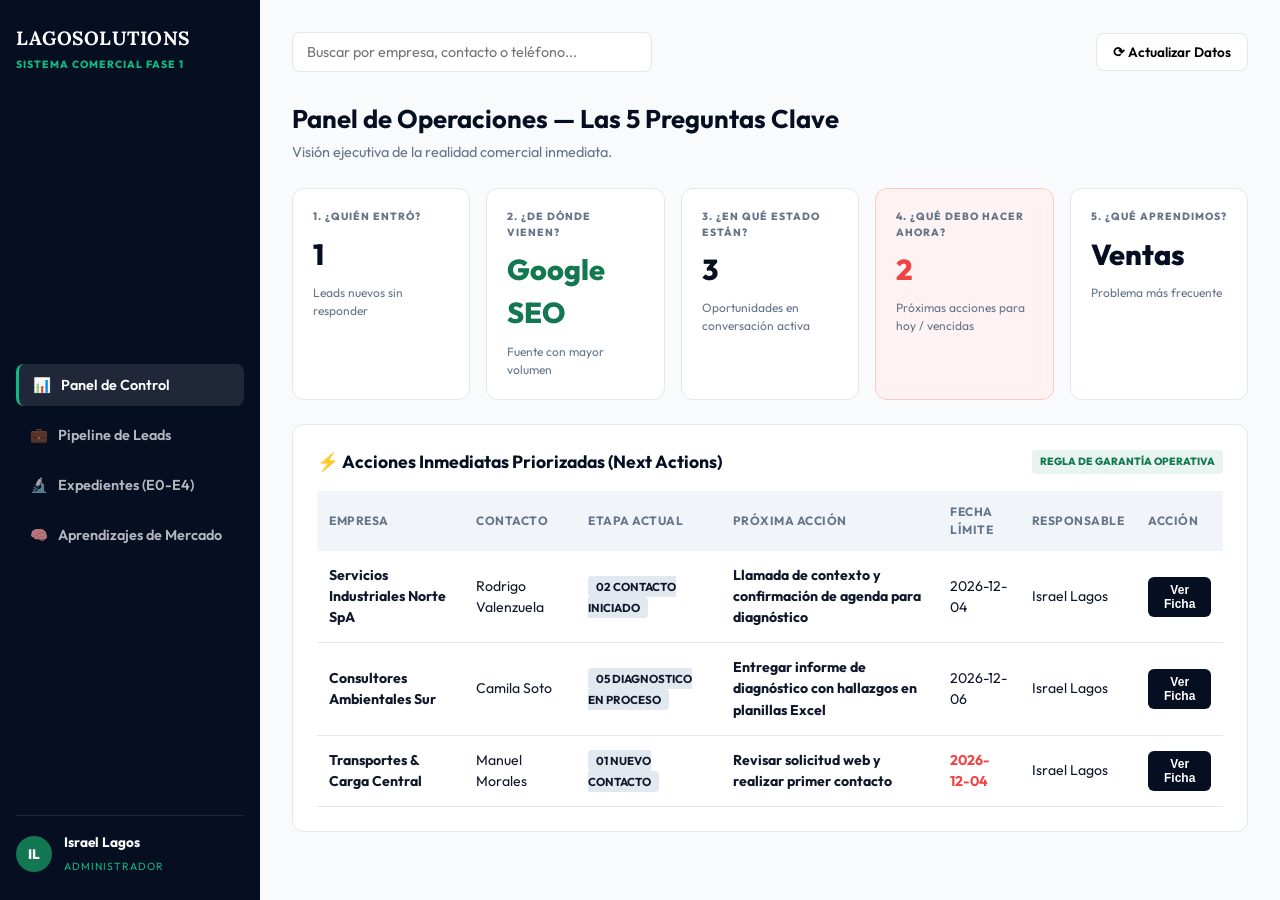
<file: backend/crm/index.html>
<!DOCTYPE html>
<html lang="es">
<head>
    <meta charset="UTF-8">
    <meta name="viewport" content="width=device-width, initial-scale=1.0">
    <title>LAGOSOLUTIONS CRM — Panel de Operaciones Comerciales</title>
    <link rel="stylesheet" href="style.css">
    <link rel="preconnect" href="https://fonts.googleapis.com">
    <link href="https://fonts.googleapis.com/css2?family=Outfit:wght@300;400;500;600;700;800&family=Lora:wght@600;700&display=swap" rel="stylesheet">
</head>
<body>
    <div class="crm-app">
        <!-- Sidebar Navigation -->
        <aside class="crm-sidebar">
            <div class="crm-brand">
                <span class="brand-logo">LAGOSOLUTIONS</span>
                <span class="brand-badge">SISTEMA COMERCIAL FASE 1</span>
            </div>
            
            <nav class="crm-nav">
                <button type="button" class="nav-item active" data-view="dashboard">
                    <span class="nav-icon">📊</span> Panel de Control
                </button>
                <button type="button" class="nav-item" data-view="pipeline">
                    <span class="nav-icon">💼</span> Pipeline de Leads
                </button>
                <button type="button" class="nav-item" data-view="diagnostics">
                    <span class="nav-icon">🔬</span> Expedientes (E0-E4)
                </button>
                <button type="button" class="nav-item" data-view="learnings">
                    <span class="nav-icon">🧠</span> Aprendizajes de Mercado
                </button>
            </nav>

            <div class="crm-user-profile">
                <div class="user-avatar">IL</div>
                <div class="user-info">
                    <span class="user-name">Israel Lagos</span>
                    <span class="user-role">ADMINISTRADOR</span>
                </div>
            </div>
        </aside>

        <!-- Main Content Area -->
        <main class="crm-main">
            <!-- Header Bar -->
            <header class="crm-header">
                <div class="header-search">
                    <input type="text" id="crm-search-input" placeholder="Buscar por empresa, contacto o teléfono..." aria-label="Buscar leads">
                </div>
                <div class="header-actions">
                    <button type="button" class="btn-refresh" id="btn-refresh">⟳ Actualizar Datos</button>
                </div>
            </header>

            <!-- 1. VIEW: DASHBOARD (5 PREGUNTAS CLAVE) -->
            <section class="crm-view active" id="view-dashboard">
                <div class="view-header">
                    <h2>Panel de Operaciones — Las 5 Preguntas Clave</h2>
                    <p class="view-sub">Visión ejecutiva de la realidad comercial inmediata.</p>
                </div>

                <!-- 5 Questions Cards Grid -->
                <div class="kpi-grid">
                    <div class="kpi-card highlight-navy">
                        <span class="kpi-label">1. ¿QUIÉN ENTRÓ?</span>
                        <div class="kpi-value" id="kpi-new-leads">1</div>
                        <span class="kpi-note">Leads nuevos sin responder</span>
                    </div>

                    <div class="kpi-card highlight-green">
                        <span class="kpi-label">2. ¿DE DÓNDE VIENEN?</span>
                        <div class="kpi-value" id="kpi-top-source">Google SEO</div>
                        <span class="kpi-note">Fuente con mayor volumen</span>
                    </div>

                    <div class="kpi-card">
                        <span class="kpi-label">3. ¿EN QUÉ ESTADO ESTÁN?</span>
                        <div class="kpi-value" id="kpi-active-pipeline">3</div>
                        <span class="kpi-note">Oportunidades en conversación activa</span>
                    </div>

                    <div class="kpi-card highlight-urgent">
                        <span class="kpi-label">4. ¿QUÉ DEBO HACER AHORA?</span>
                        <div class="kpi-value" id="kpi-due-actions">2</div>
                        <span class="kpi-note">Próximas acciones para hoy / vencidas</span>
                    </div>

                    <div class="kpi-card">
                        <span class="kpi-label">5. ¿QUÉ APRENDIMOS?</span>
                        <div class="kpi-value" id="kpi-top-problem">Ventas</div>
                        <span class="kpi-note">Problema más frecuente</span>
                    </div>
                </div>

                <!-- Priority Actions Table -->
                <div class="section-box" style="margin-top: 24px;">
                    <div class="box-header">
                        <h3>⚡ Acciones Inmediatas Priorizadas (Next Actions)</h3>
                        <span class="badge-tag">REGLA DE GARANTÍA OPERATIVA</span>
                    </div>
                    <div class="table-responsive">
                        <table class="crm-table" id="table-due-actions">
                            <thead>
                                <tr>
                                    <th>Empresa</th>
                                    <th>Contacto</th>
                                    <th>Etapa Actual</th>
                                    <th>Próxima Acción</th>
                                    <th>Fecha Límite</th>
                                    <th>Responsable</th>
                                    <th>Acción</th>
                                </tr>
                            </thead>
                            <tbody id="tbody-due-actions">
                                <!-- Rendered dynamically -->
                            </tbody>
                        </table>
                    </div>
                </div>
            </section>

            <!-- 2. VIEW: PIPELINE COMPLETO -->
            <section class="crm-view" id="view-pipeline">
                <div class="view-header">
                    <h2>Pipeline de Oportunidades Comerciales</h2>
                    <p class="view-sub">Flujo de 11 etapas sin automatizaciones opacas.</p>
                </div>

                <div class="pipeline-filters">
                    <select id="filter-stage" class="crm-select">
                        <option value="ALL">Todas las Etapas</option>
                        <option value="01_NUEVO_CONTACTO">01 Nuevo Contacto</option>
                        <option value="02_CONTACTO_INICIADO">02 Contacto Iniciado</option>
                        <option value="05_DIAGNOSTICO_EN_PROCESO">05 Diagnóstico en Proceso</option>
                        <option value="07_PROPUESTA_ENVIADA">07 Propuesta Enviada</option>
                    </select>

                    <select id="filter-classification" class="crm-select">
                        <option value="ALL">Todas las Prioridades</option>
                        <option value="ALTA_PRIORIDAD">Alta Prioridad</option>
                        <option value="PRIORIDAD_MEDIA">Prioridad Media</option>
                        <option value="REQUIERE_INFORMACION">Requiere Información</option>
                    </select>
                </div>

                <div class="table-responsive" style="margin-top: 16px;">
                    <table class="crm-table">
                        <thead>
                            <tr>
                                <th>Empresa</th>
                                <th>Contacto</th>
                                <th>Canal</th>
                                <th>Fuente</th>
                                <th>Prioridad</th>
                                <th>Etapa</th>
                                <th>TTR (Min)</th>
                                <th>Gestión</th>
                            </tr>
                        </thead>
                        <tbody id="tbody-pipeline">
                            <!-- Rendered dynamically -->
                        </tbody>
                    </table>
                </div>
            </section>

            <!-- 3. VIEW: EXPEDIENTE DE DIAGNÓSTICO (E0-E4) -->
            <section class="crm-view" id="view-diagnostics">
                <div class="view-header">
                    <h2>Expedientes de Diagnóstico e Indagación Basada en Evidencia</h2>
                    <p class="view-sub">Rigor metodológico: distinción estricta entre E0 (declarativo) y E1–E4 (demostrado).</p>
                </div>

                <div class="diagnostic-cards-grid" id="diagnostic-cards-container">
                    <!-- Rendered dynamically -->
                </div>
            </section>

            <!-- 4. VIEW: APRENDIZAJES DE MERCADO -->
            <section class="crm-view" id="view-learnings">
                <div class="view-header">
                    <h2>Memoria Comercial y Aprendizajes de Mercado</h2>
                    <p class="view-sub">Patrones de demanda, motivos reales de pérdida y sectores receptivos.</p>
                </div>

                <div class="learning-grid">
                    <div class="learning-card">
                        <h3>Sectores con Mayor Tracción</h3>
                        <ul class="learning-list">
                            <li><strong>Servicios Industriales & Minería B2B:</strong> Alta necesidad en seguimiento de cotizaciones.</li>
                            <li><strong>Consultoría Técnica & Arquitectura:</strong> Necesidad de validación de autoridad y captación.</li>
                        </ul>
                    </div>

                    <div class="learning-card">
                        <h3>Motivos Frecuentes de No Intervención / Pérdida</h3>
                        <ul class="learning-list">
                            <li><strong>Honestidad Profesional (No Intervenir):</strong> Proceso ya funciona y no justifica costo de software.</li>
                            <li><strong>Falta de Operación Activa:</strong> Emprendimientos en fase de idea sin volumen transaccional.</li>
                        </ul>
                    </div>
                </div>
            </section>
        </main>
    </div>

    <!-- MODAL DE DETALLE DE LEAD Y BITÁCORA -->
    <dialog id="lead-detail-modal" class="crm-dialog">
        <div class="dialog-header">
            <h3 id="modal-lead-company">Detalle de Empresa</h3>
            <button type="button" class="btn-close" id="btn-close-lead-modal">&times;</button>
        </div>
        <div class="dialog-body" id="modal-lead-content">
            <!-- Rendered dynamically -->
        </div>
    </dialog>

    <script src="app.js"></script>
</body>
</html>
</file>
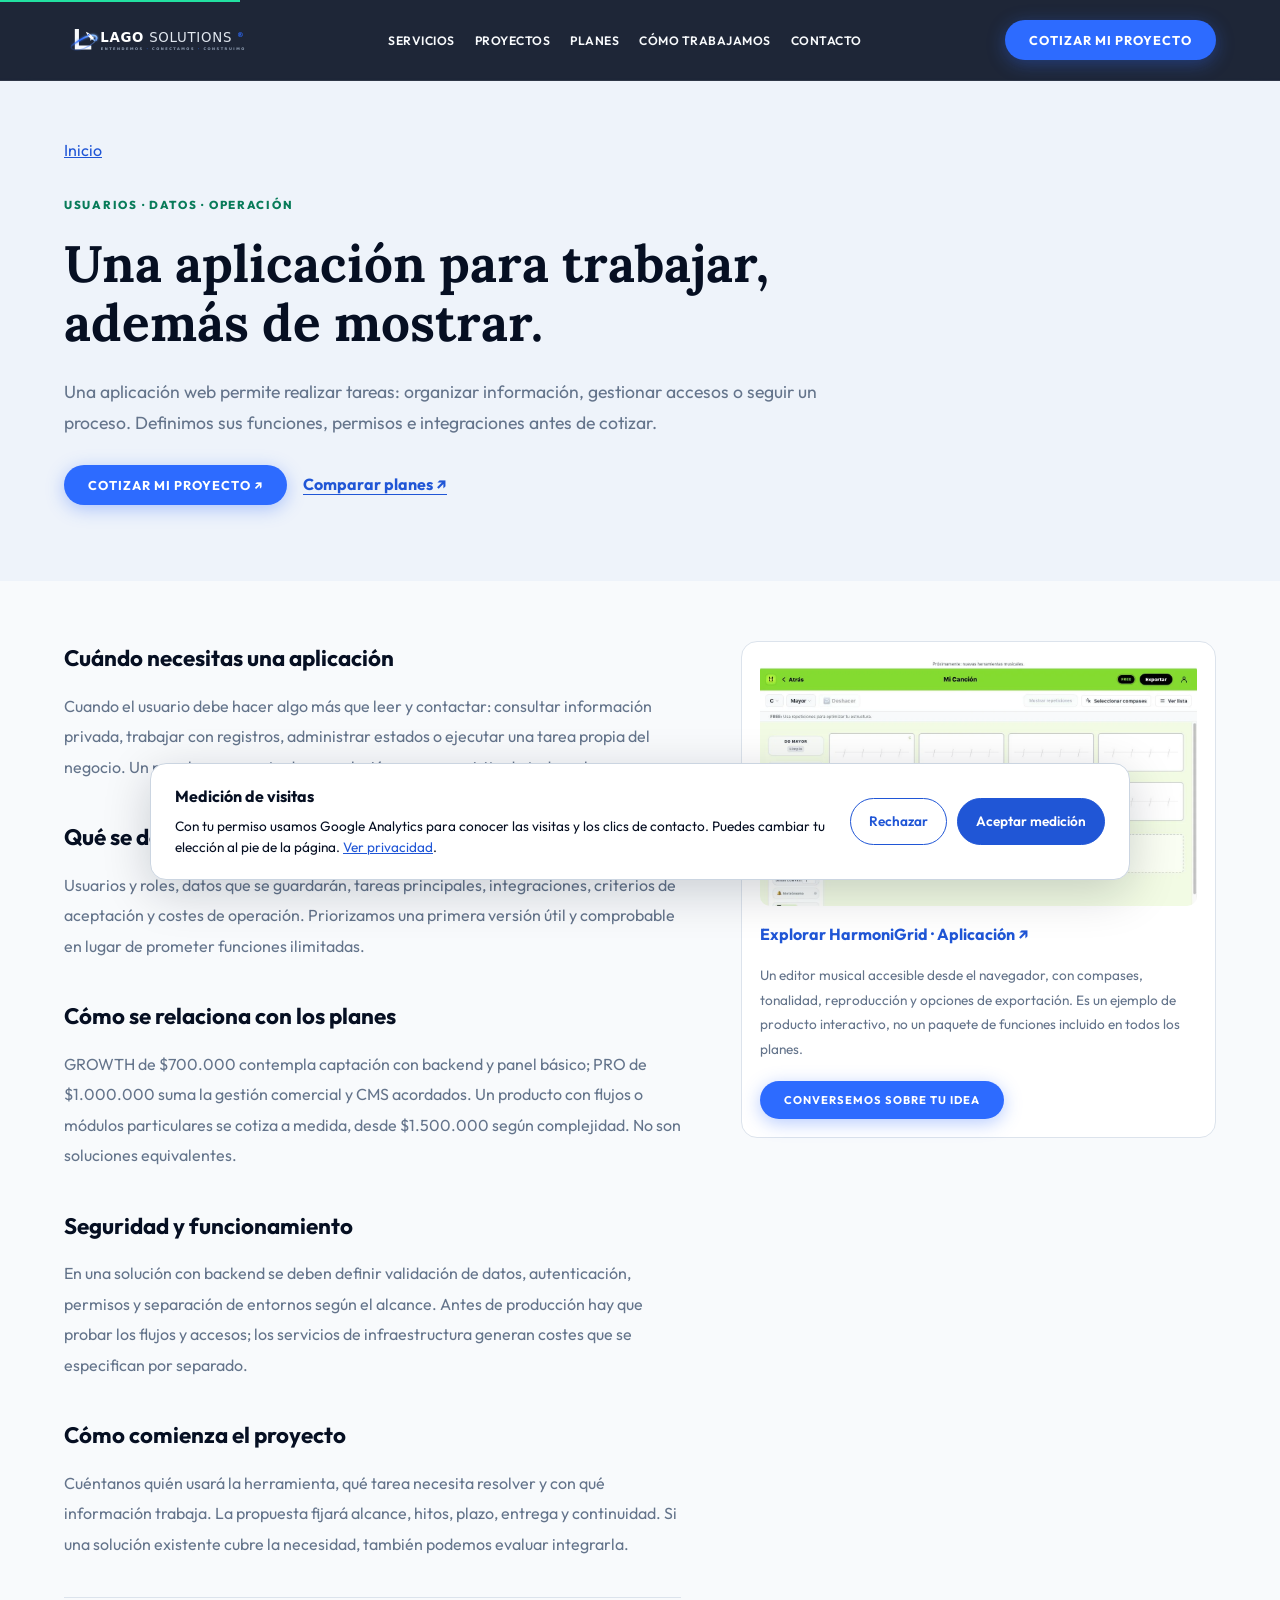
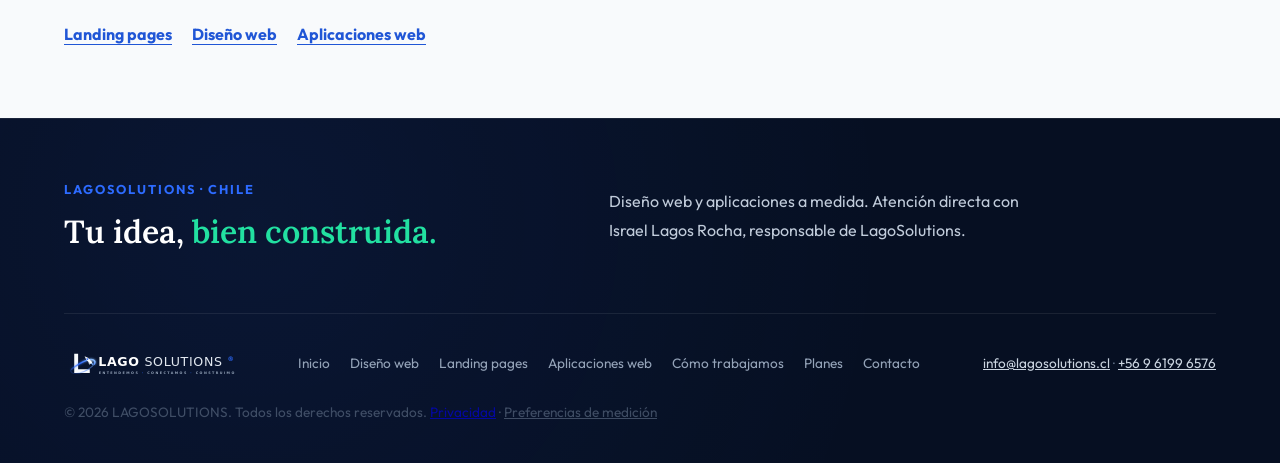
<file: aplicaciones-web.html>
<!DOCTYPE html>
<html lang="es" class="scroll-smooth">

<head>
    <meta charset="UTF-8">
    <meta name="viewport" content="width=device-width, initial-scale=1.0">

    <!-- Verificación de propiedad de Search Console: conservar tras verificar. -->
    <meta name="google-site-verification" content="otqK6gBoKtXs1qLqvSBu4ZYHfhelwF9oJdS4uYwjNAI">

    <meta name="google-site-verification" content="d18K-qKzhNdaKWMR3GTSmJj0WFKiIFLFtq4imGQ3gko">

    <!-- SEO Meta Tags -->
    <title>Desarrollo de aplicaciones web a medida en Chile | LagoSolutions</title>
    <meta name="description"
        content="Aplicaciones web con usuarios, datos, dashboard e integraciones. Define el alcance de tu plataforma y explora un ejemplo real de LagoSolutions.">
    <meta name="robots" content="index, follow">
    <meta name="author" content="LAGOSOLUTIONS">
    <link rel="canonical" href="https://www.lagosolutions.cl/aplicaciones-web.html">

    <!-- Open Graph (WhatsApp, LinkedIn, Facebook) -->
    <meta property="og:type" content="website">
    <meta property="og:url" content="https://www.lagosolutions.cl/aplicaciones-web.html">
    <meta property="og:title" content="Desarrollo de aplicaciones web a medida en Chile | LagoSolutions">
    <meta property="og:description"
        content="Webs y aplicaciones a la medida de tu negocio. Explora proyectos reales y compara alcances y precios con LagoSolutions.">
    <meta property="og:image" content="https://res.cloudinary.com/dhgifjpkh/image/upload/v1788220828/compressed_ChatGPT_Image_31_ago_2026_07_58_51_p.m._nuidgn.webp">
    <meta property="og:image:secure_url" content="https://res.cloudinary.com/dhgifjpkh/image/upload/v1788220828/compressed_ChatGPT_Image_31_ago_2026_07_58_51_p.m._nuidgn.webp">
    <meta property="og:image:type" content="image/webp">
    <meta property="og:image:width" content="1200">
    <meta property="og:image:height" content="630">
    <meta property="og:image:alt" content="LagoSolutions — Diseño web y aplicaciones a medida">

    <!-- Twitter Cards -->
    <meta name="twitter:card" content="summary_large_image">
    <meta name="twitter:title" content="Desarrollo de aplicaciones web a medida en Chile | LagoSolutions">
    <meta name="twitter:description"
        content="Diseño web y aplicaciones a medida en Chile. Proyectos publicados, planes claros y atención directa.">
    <meta name="twitter:image" content="https://res.cloudinary.com/dhgifjpkh/image/upload/v1788220828/compressed_ChatGPT_Image_31_ago_2026_07_58_51_p.m._nuidgn.webp">

    <!-- Favicon -->
    <link rel="icon" type="image/svg+xml" href="favicon.svg">

    <!-- Google Fonts -->
    <link rel="preconnect" href="https://fonts.googleapis.com">
    <link rel="preconnect" href="https://fonts.gstatic.com" crossorigin>
    <link href="https://fonts.googleapis.com/css2?family=Lora:ital,wght@0,400..700;1,400..700&family=Outfit:wght@300;400;500;600;700;800;900&display=swap" rel="stylesheet">

    <!-- Stylesheet with Cache Buster Version -->
    <link rel="stylesheet" href="style.css?v=4.0.1">

    <!-- Schema.org Markup -->
    <script type="application/ld+json">
    {
      "@context": "https://schema.org",
      "@type": "ProfessionalService",
      "@id": "https://www.lagosolutions.cl/#agencia",
      "name": "LAGOSOLUTIONS",
      "description": "Diseño de páginas web, landing pages y aplicaciones a medida para negocios en Chile.",
      "url": "https://www.lagosolutions.cl/",
      "logo": "https://www.lagosolutions.cl/favicon.svg",
      "image": "https://res.cloudinary.com/dhgifjpkh/image/upload/v1788220828/compressed_ChatGPT_Image_31_ago_2026_07_58_51_p.m._nuidgn.webp",
      "areaServed": "CL",
      "contactPoint": {
        "@type": "ContactPoint",
        "telephone": "+56961996576",
        "email": "info@lagosolutions.cl",
        "contactType": "Atención Comercial B2B",
        "availableLanguage": ["Spanish"]
      },
      "knowsAbout": ["Diseño web", "Landing pages", "Aplicaciones web", "SEO técnico", "Integración de sistemas"]
    }
    </script>
<script type="application/ld+json">{"@context": "https://schema.org", "@type": "Service", "name": "Una aplicación para trabajar, además de mostrar.", "description": "Aplicaciones web con usuarios, datos, dashboard e integraciones. Define el alcance de tu plataforma y explora un ejemplo real de LagoSolutions.", "url": "https://www.lagosolutions.cl/aplicaciones-web.html", "provider": {"@id": "https://www.lagosolutions.cl/#agencia"}, "areaServed": "CL"}</script>
</head>

<body>

    <!-- Skip Link for Keyboard Accessibility -->
    <a href="#main-content" class="skip-link">Saltar al contenido principal</a>

    <!-- Fallback NoScript: Asegura lectura y navegación esencial si JS está desactivado -->
    <noscript>
        <div class="noscript-banner">
            <p><strong>LAGOSOLUTIONS:</strong> Modo de lectura directa activado. Todo el contenido comercial, casos y opciones de contacto son accesibles.</p>
        </div>
    </noscript>

    <!-- BARRA DE NAVEGACIÓN -->
    <nav class="navbar">
        <div class="nav-container">
            <a href="/#" class="nav-brand" aria-label="LAGOSOLUTIONS Inicio">
                <img src="assets/brand/logo-light.svg" alt="LAGOSOLUTIONS - Entendemos · Conectamos · Construimos" class="nav-logo-img" width="200" height="42">
            </a>
            
            <ul class="nav-menu">
                <li><a href="/#que-podemos-hacer">SERVICIOS</a></li>
                <li><a href="/#proyectos">PROYECTOS</a></li>
                <li><a href="/#planes">PLANES</a></li>
                <li><a href="/#que-ocurre-diagnostico">CÓMO TRABAJAMOS</a></li>
                <li><a href="/#contacto">CONTACTO</a></li>
            </ul>

            <div class="nav-cta">
                <button type="button" class="btn-pill-navy trigger-modal" id="nav-cta-btn">
                    COTIZAR MI PROYECTO
                </button>
            </div>

            <!-- Botón Hamburguesa Móvil -->
            <button type="button" class="mobile-menu-btn" id="mobile-menu-btn" aria-controls="mobile-menu-drawer" aria-label="Abrir menú de navegación" aria-expanded="false">
                <span class="burger-bar"></span>
                <span class="burger-bar"></span>
                <span class="burger-bar"></span>
            </button>
        </div>
    </nav>

    <!-- Menú Desplegable Móvil -->
    <div class="mobile-menu-drawer" id="mobile-menu-drawer" aria-hidden="true" inert role="dialog" aria-modal="true" aria-label="Navegación">
        <div class="mobile-drawer-header">
            <img src="assets/brand/logo-light.svg" alt="LAGOSOLUTIONS" class="nav-logo-img" style="height: 32px; width: auto;">
            <button type="button" class="mobile-drawer-close" id="mobile-drawer-close" aria-label="Cerrar menú">&times;</button>
        </div>
        <ul class="mobile-drawer-links">
            <li><a href="/#que-podemos-hacer" class="mobile-link">Servicios</a></li>
            <li><a href="/#proyectos" class="mobile-link">Proyectos reales</a></li>
            <li><a href="/#planes" class="mobile-link">Comparar planes</a></li>
            <li><a href="/#que-ocurre-diagnostico" class="mobile-link">Cómo trabajamos</a></li>
            <li><a href="/#contacto" class="mobile-link">Contacto</a></li>
        </ul>
        <div class="mobile-drawer-footer">
            <button type="button" class="btn-pill-navy btn-full trigger-modal mobile-cta-trigger">
                COTIZAR MI PROYECTO
            </button>
        </div>
    </div>

    <!-- MAIN WRAPPER -->
<main id="main-content" class="secondary-main"><header class="secondary-hero"><div class="container"><a class="breadcrumb" href="/">Inicio</a><p class="hero-eyebrow">USUARIOS · DATOS · OPERACIÓN</p><h1>Una aplicación para trabajar, además de mostrar.</h1><p>Una aplicación web permite realizar tareas: organizar información, gestionar accesos o seguir un proceso. Definimos sus funciones, permisos e integraciones antes de cotizar.</p><div class="hero-actions"><button type="button" class="btn-pill-navy trigger-modal">COTIZAR MI PROYECTO ↗</button><a class="text-action" href="/#planes">Comparar planes ↗</a></div></div></header><div class="container service-content"><div class="service-copy"><section><h2>Cuándo necesitas una aplicación</h2><p>Cuando el usuario debe hacer algo más que leer y contactar: consultar información privada, trabajar con registros, administrar estados o ejecutar una tarea propia del negocio. Un panel es una parte de esa solución, no un requisito de toda web.</p></section><section><h2>Qué se define antes de construir</h2><p>Usuarios y roles, datos que se guardarán, tareas principales, integraciones, criterios de aceptación y costes de operación. Priorizamos una primera versión útil y comprobable en lugar de prometer funciones ilimitadas.</p></section><section><h2>Cómo se relaciona con los planes</h2><p>GROWTH de $700.000 contempla captación con backend y panel básico; PRO de $1.000.000 suma la gestión comercial y CMS acordados. Un producto con flujos o módulos particulares se cotiza a medida, desde $1.500.000 según complejidad. No son soluciones equivalentes.</p></section><section><h2>Seguridad y funcionamiento</h2><p>En una solución con backend se deben definir validación de datos, autenticación, permisos y separación de entornos según el alcance. Antes de producción hay que probar los flujos y accesos; los servicios de infraestructura generan costes que se especifican por separado.</p></section><section><h2>Cómo comienza el proyecto</h2><p>Cuéntanos quién usará la herramienta, qué tarea necesita resolver y con qué información trabaja. La propuesta fijará alcance, hitos, plazo, entrega y continuidad. Si una solución existente cubre la necesidad, también podemos evaluar integrarla.</p></section><nav class="related-services" aria-label="Otros servicios"><a href="landing-pages.html">Landing pages</a><a href="diseno-web.html">Diseño web</a><a href="aplicaciones-web.html">Aplicaciones web</a></nav></div><aside class="service-example"><a href="https://harmonigrid.app/" target="_blank" rel="noopener"><img src="assets/projects/harmonigrid-app.webp" alt="Vista del proyecto HarmoniGrid · Aplicación" width="1280" height="720"><span>Explorar HarmoniGrid · Aplicación ↗</span></a><p>Un editor musical accesible desde el navegador, con compases, tonalidad, reproducción y opciones de exportación. Es un ejemplo de producto interactivo, no un paquete de funciones incluido en todos los planes.</p><button type="button" class="btn-pill-navy trigger-modal">CONVERSEMOS SOBRE TU IDEA</button></aside></div></main>

    <!-- FOOTER V3.1 MAESTRO -->
    <footer id="nosotros" class="footer-banner">
        <div class="container">
            <div class="footer-top footer-compact">
 <div><p class="footer-statement-small">LAGOSOLUTIONS · CHILE</p><h2 class="footer-statement-large">Tu idea, <span class="accent-green">bien construida.</span></h2></div>
 <p class="footer-intro">Diseño web y aplicaciones a medida. Atención directa con Israel Lagos Rocha, responsable de LagoSolutions.</p>
 </div>
            <div class="footer-bottom">
                <div class="footer-brand-meta">
                    <div class="footer-logo">
                        <img src="assets/brand/logo-light.svg" alt="LAGOSOLUTIONS" style="height: 36px; width: auto;">
                    </div>
                </div>
                
                <div class="footer-links"><a href="/">Inicio</a><a href="diseno-web.html">Diseño web</a><a href="landing-pages.html">Landing pages</a><a href="aplicaciones-web.html">Aplicaciones web</a><a href="metodologia.html">Cómo trabajamos</a><a href="/#planes">Planes</a><a href="/#contacto">Contacto</a></div>
                
                <p class="footer-contact">
                    <a href="mailto:info@lagosolutions.cl">info@lagosolutions.cl</a>
                    <span aria-hidden="true"> · </span>
                    <a href="tel:+56961996576">+56 9 6199 6576</a>
                </p>

                <p style="opacity: 0.6;">&copy; 2026 LAGOSOLUTIONS. Todos los derechos reservados. <a href="privacidad.html">Privacidad</a> · <button type="button" class="measurement-settings" data-measurement-settings aria-controls="measurement-banner">Preferencias de medición</button></p>
            </div>
        </div>
    </footer>

    <!-- STICKY CTA FLOTANTE MÓVIL DISCRETO -->
    <div class="sticky-mobile-cta" id="sticky-mobile-cta">
        <button type="button" class="btn-pill-navy trigger-modal btn-full">
            COTIZAR MI PROYECTO →
        </button>
    </div>

    <!-- MODAL DE DIAGNÓSTICO B2B (HTML5 NATIVO <dialog>) -->
    <dialog id="diagnostic-modal" class="diagnostic-dialog" aria-labelledby="modal-title">
        <div class="modal-header">
            <span class="modal-badge">CONVERSEMOS SOBRE TU IDEA</span>
            <h3 id="modal-title">Cuéntanos tu proyecto</h3>
            <p class="modal-subtitle">Dinos qué necesitas construir o mejorar. Te ayudamos a definir el alcance.</p>
            <button type="button" class="modal-close-btn" id="modal-close-btn" aria-label="Cerrar ventana">&times;</button>
        </div>
        
        <form class="lead-form" id="real-diagnostic-form" action="#" method="POST">
            <div class="input-wrapper">
                <label for="modal-name" class="sr-only">Nombre Completo</label>
                <input type="text" id="modal-name" name="name" placeholder="Nombre completo" autocomplete="name" maxlength="120" required>
            </div>
            <div class="input-wrapper">
                <label for="modal-email" class="sr-only">Email / WhatsApp de Contacto</label>
                <input type="text" id="modal-email" name="email" placeholder="Email o WhatsApp de contacto" maxlength="150" required>
            </div>
            <div class="input-wrapper">
                <label for="modal-channel" class="form-label-bold">Canal preferido de contacto:</label>
                <select id="modal-channel" name="channel" class="b2b-select">
                    <option value="WhatsApp" selected>WhatsApp (Prepararemos el mensaje para enviar)</option>
                    <option value="Email">Email (Prepararemos un correo para que lo envíes)</option>
                </select>
            </div>
            <div class="input-wrapper">
                <label for="modal-problem" class="sr-only">Cuéntanos qué necesitas construir o mejorar</label>
                <textarea id="modal-problem" name="problem" rows="3" placeholder="Cuéntanos qué necesitas construir o mejorar..." class="b2b-textarea" required></textarea>
            </div>
<details class="inquiry-optional"><summary>Añadir contexto (opcional)</summary>
            <div class="input-wrapper">
                <label for="modal-company" class="sr-only">Empresa o emprendimiento (opcional)</label>
                <input type="text" id="modal-company" name="company" placeholder="Empresa o emprendimiento (opcional)" autocomplete="organization" maxlength="150">
            </div>
            <div class="input-wrapper">
                <label for="modal-website" class="sr-only">Sitio Web Actual (Opcional)</label>
                <input type="url" id="modal-website" name="website" placeholder="Sitio web actual (opcional)">
            </div>
            <div class="input-wrapper">
                <label for="modal-plan" class="form-label-bold">Plan o solución de interés preliminar:</label>
                <select id="modal-plan" name="plan" class="b2b-select">
                    <option value="Sin definir / Necesito evaluación previa" selected>Todavía no sé qué plan necesito</option>
                    <option value="PLAN START ($200.000) — Landing enfocada en contacto">PLAN START ($200.000) — Landing enfocada en contacto</option>
                    <option value="PLAN COMERCIAL ($400.000) — Web Corporativa (Hasta 5 págs)">PLAN COMERCIAL ($400.000) — Web Corporativa (Hasta 5 págs)</option>
                    <option value="PLAN GROWTH ($700.000) — Sistema Web + Leads">PLAN GROWTH ($700.000) — Sistema Web + Base de Datos Leads</option>
                    <option value="PLAN PRO ($1.000.000) — Plataforma Comercial + CMS + Dashboard">PLAN PRO ($1.000.000) — Plataforma Comercial + CMS + Dashboard</option>
                    <option value="PROYECTO A MEDIDA (Desde $1.500.000) — Software / SaaS / API">PROYECTO A MEDIDA (Desde $1.500.000) — Software / SaaS / API</option>
                </select>
            </div>
            <div class="input-wrapper">
                <label for="modal-goal" class="form-label-bold">¿Qué necesitas?</label>
                <select id="modal-goal" name="goal" class="b2b-select">
                    <option value="Quiero orientación para definir mi proyecto" selected>Quiero orientación para definir mi proyecto</option>
                    <option value="CAPTACIÓN — Generar más prospectos y consultas">CAPTACIÓN (Generar más consultas)</option>
                    <option value="VENTAS — Mejorar seguimiento y tiempos de cotización">VENTAS (Mejorar seguimiento de cotizaciones)</option>
                    <option value="OPERACIÓN — Reducir tareas manuales repetitivas">OPERACIÓN (Reducir tareas manuales del equipo)</option>
                    <option value="DATOS — Ordenar información dispersa para decidir mejor">DATOS (Ordenar planillas e información dispersa)</option>
                    <option value="WEB — Crear o renovar mi página">WEB (Crear o renovar mi página)</option>
                    <option value="INTEGRACIÓN — Conectar herramientas que trabajan separadas">INTEGRACIÓN (Conectar herramientas separadas)</option>
                </select>
            </div>
</details>
            <!-- Canal de Envío -->
            <div class="submit-action-group">
                <button type="submit" id="submit-form-btn" class="btn-pill-navy btn-full">
                    PREPARAR MI CONSULTA
                </button>
            </div>

            <!-- Mensaje de Feedback Real -->
            <div id="form-feedback-msg" class="form-feedback-msg hidden" aria-live="polite"></div>
        </form>
        <p class="modal-footer-text">El formulario prepara tu mensaje. Debes enviarlo desde WhatsApp o tu aplicación de correo. Conversación inicial sin compromiso.</p>
    </dialog>

    <aside id="measurement-banner" class="measurement-banner" role="region" aria-labelledby="measurement-title" hidden>
        <div><strong id="measurement-title">Medición de visitas</strong><p>Con tu permiso usamos Google Analytics para conocer las visitas y los clics de contacto. Puedes cambiar tu elección al pie de la página. <a href="privacidad.html">Ver privacidad</a>.</p></div>
        <div class="measurement-actions"><button type="button" id="measurement-reject">Rechazar</button><button type="button" id="measurement-accept">Aceptar medición</button></div>
    </aside>
    <p id="measurement-status" class="sr-only" role="status"></p>

    <!-- GSAP & ScrollTrigger CDN (Capa de Mejora Progresiva Opcional) -->

    <!-- MÓDULOS INDEPENDIENTES V3.1 -->





    <script src="js/analytics.js?v=1.0.2" defer></script>
    <script src="js/commercial-events.js?v=1.0.1" defer></script>

    <!-- SCRIPT PRINCIPAL CORE -->
    <script src="script.js?v=4.0.0" defer></script>
</body>

</html>
</file>
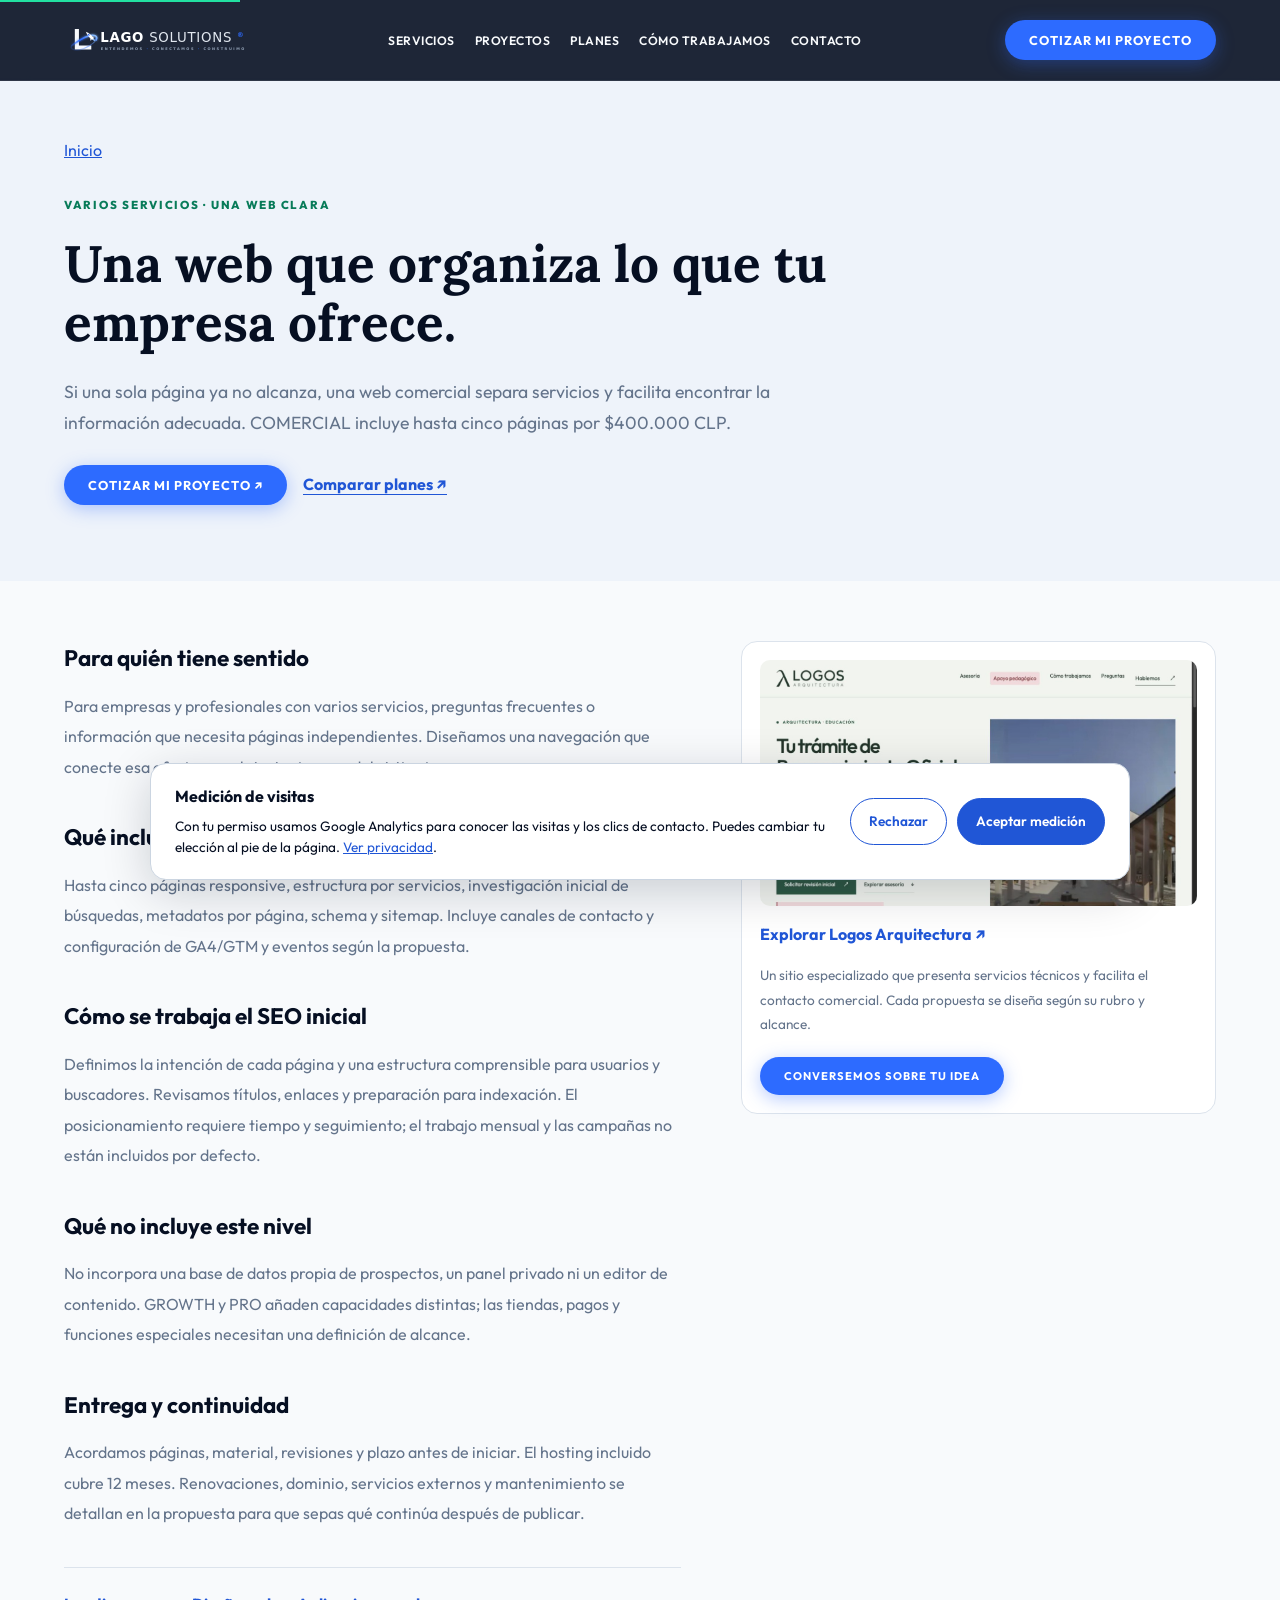
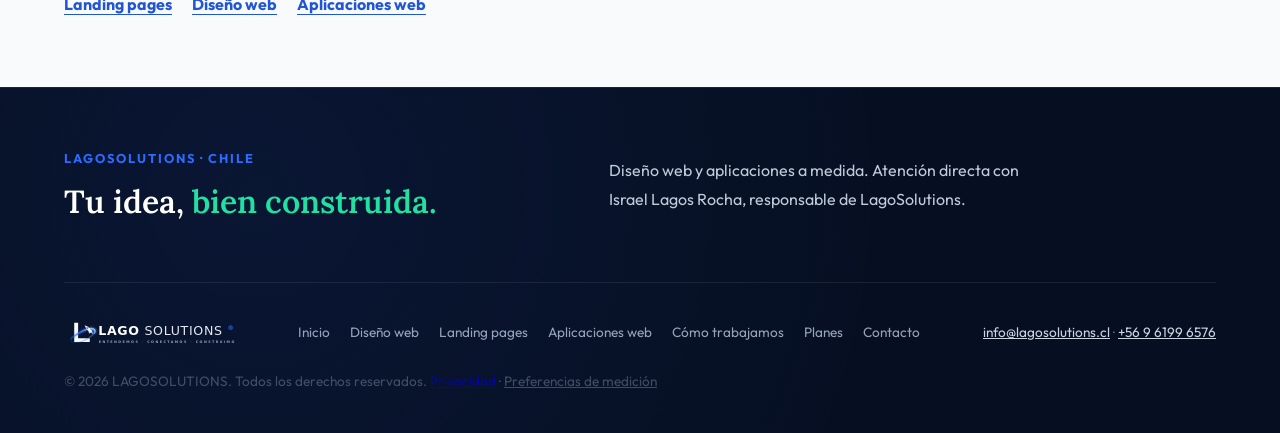
<file: diseno-web.html>
<!DOCTYPE html>
<html lang="es" class="scroll-smooth">

<head>
    <meta charset="UTF-8">
    <meta name="viewport" content="width=device-width, initial-scale=1.0">

    <!-- Verificación de propiedad de Search Console: conservar tras verificar. -->
    <meta name="google-site-verification" content="otqK6gBoKtXs1qLqvSBu4ZYHfhelwF9oJdS4uYwjNAI">

    <meta name="google-site-verification" content="d18K-qKzhNdaKWMR3GTSmJj0WFKiIFLFtq4imGQ3gko">

    <!-- SEO Meta Tags -->
    <title>Diseño de páginas web para empresas en Chile | LagoSolutions</title>
    <meta name="description"
        content="Diseño web comercial a medida en Chile. Plan COMERCIAL de $400.000 CLP, hasta cinco páginas, SEO inicial y medición de contactos.">
    <meta name="robots" content="index, follow">
    <meta name="author" content="LAGOSOLUTIONS">
    <link rel="canonical" href="https://www.lagosolutions.cl/diseno-web.html">

    <!-- Open Graph (WhatsApp, LinkedIn, Facebook) -->
    <meta property="og:type" content="website">
    <meta property="og:url" content="https://www.lagosolutions.cl/diseno-web.html">
    <meta property="og:title" content="Diseño de páginas web para empresas en Chile | LagoSolutions">
    <meta property="og:description"
        content="Webs y aplicaciones a la medida de tu negocio. Explora proyectos reales y compara alcances y precios con LagoSolutions.">
    <meta property="og:image" content="https://res.cloudinary.com/dhgifjpkh/image/upload/v1788220828/compressed_ChatGPT_Image_31_ago_2026_07_58_51_p.m._nuidgn.webp">
    <meta property="og:image:secure_url" content="https://res.cloudinary.com/dhgifjpkh/image/upload/v1788220828/compressed_ChatGPT_Image_31_ago_2026_07_58_51_p.m._nuidgn.webp">
    <meta property="og:image:type" content="image/webp">
    <meta property="og:image:width" content="1200">
    <meta property="og:image:height" content="630">
    <meta property="og:image:alt" content="LagoSolutions — Diseño web y aplicaciones a medida">

    <!-- Twitter Cards -->
    <meta name="twitter:card" content="summary_large_image">
    <meta name="twitter:title" content="Diseño de páginas web para empresas en Chile | LagoSolutions">
    <meta name="twitter:description"
        content="Diseño web y aplicaciones a medida en Chile. Proyectos publicados, planes claros y atención directa.">
    <meta name="twitter:image" content="https://res.cloudinary.com/dhgifjpkh/image/upload/v1788220828/compressed_ChatGPT_Image_31_ago_2026_07_58_51_p.m._nuidgn.webp">

    <!-- Favicon -->
    <link rel="icon" type="image/svg+xml" href="favicon.svg">

    <!-- Google Fonts -->
    <link rel="preconnect" href="https://fonts.googleapis.com">
    <link rel="preconnect" href="https://fonts.gstatic.com" crossorigin>
    <link href="https://fonts.googleapis.com/css2?family=Lora:ital,wght@0,400..700;1,400..700&family=Outfit:wght@300;400;500;600;700;800;900&display=swap" rel="stylesheet">

    <!-- Stylesheet with Cache Buster Version -->
    <link rel="stylesheet" href="style.css?v=4.0.1">

    <!-- Schema.org Markup -->
    <script type="application/ld+json">
    {
      "@context": "https://schema.org",
      "@type": "ProfessionalService",
      "@id": "https://www.lagosolutions.cl/#agencia",
      "name": "LAGOSOLUTIONS",
      "description": "Diseño de páginas web, landing pages y aplicaciones a medida para negocios en Chile.",
      "url": "https://www.lagosolutions.cl/",
      "logo": "https://www.lagosolutions.cl/favicon.svg",
      "image": "https://res.cloudinary.com/dhgifjpkh/image/upload/v1788220828/compressed_ChatGPT_Image_31_ago_2026_07_58_51_p.m._nuidgn.webp",
      "areaServed": "CL",
      "contactPoint": {
        "@type": "ContactPoint",
        "telephone": "+56961996576",
        "email": "info@lagosolutions.cl",
        "contactType": "Atención Comercial B2B",
        "availableLanguage": ["Spanish"]
      },
      "knowsAbout": ["Diseño web", "Landing pages", "Aplicaciones web", "SEO técnico", "Integración de sistemas"]
    }
    </script>
<script type="application/ld+json">{"@context": "https://schema.org", "@type": "Service", "name": "Una web que organiza lo que tu empresa ofrece.", "description": "Diseño web comercial a medida en Chile. Plan COMERCIAL de $400.000 CLP, hasta cinco páginas, SEO inicial y medición de contactos.", "url": "https://www.lagosolutions.cl/diseno-web.html", "provider": {"@id": "https://www.lagosolutions.cl/#agencia"}, "areaServed": "CL"}</script>
</head>

<body>

    <!-- Skip Link for Keyboard Accessibility -->
    <a href="#main-content" class="skip-link">Saltar al contenido principal</a>

    <!-- Fallback NoScript: Asegura lectura y navegación esencial si JS está desactivado -->
    <noscript>
        <div class="noscript-banner">
            <p><strong>LAGOSOLUTIONS:</strong> Modo de lectura directa activado. Todo el contenido comercial, casos y opciones de contacto son accesibles.</p>
        </div>
    </noscript>

    <!-- BARRA DE NAVEGACIÓN -->
    <nav class="navbar">
        <div class="nav-container">
            <a href="/#" class="nav-brand" aria-label="LAGOSOLUTIONS Inicio">
                <img src="assets/brand/logo-light.svg" alt="LAGOSOLUTIONS - Entendemos · Conectamos · Construimos" class="nav-logo-img" width="200" height="42">
            </a>
            
            <ul class="nav-menu">
                <li><a href="/#que-podemos-hacer">SERVICIOS</a></li>
                <li><a href="/#proyectos">PROYECTOS</a></li>
                <li><a href="/#planes">PLANES</a></li>
                <li><a href="/#que-ocurre-diagnostico">CÓMO TRABAJAMOS</a></li>
                <li><a href="/#contacto">CONTACTO</a></li>
            </ul>

            <div class="nav-cta">
                <button type="button" class="btn-pill-navy trigger-modal" id="nav-cta-btn">
                    COTIZAR MI PROYECTO
                </button>
            </div>

            <!-- Botón Hamburguesa Móvil -->
            <button type="button" class="mobile-menu-btn" id="mobile-menu-btn" aria-controls="mobile-menu-drawer" aria-label="Abrir menú de navegación" aria-expanded="false">
                <span class="burger-bar"></span>
                <span class="burger-bar"></span>
                <span class="burger-bar"></span>
            </button>
        </div>
    </nav>

    <!-- Menú Desplegable Móvil -->
    <div class="mobile-menu-drawer" id="mobile-menu-drawer" aria-hidden="true" inert role="dialog" aria-modal="true" aria-label="Navegación">
        <div class="mobile-drawer-header">
            <img src="assets/brand/logo-light.svg" alt="LAGOSOLUTIONS" class="nav-logo-img" style="height: 32px; width: auto;">
            <button type="button" class="mobile-drawer-close" id="mobile-drawer-close" aria-label="Cerrar menú">&times;</button>
        </div>
        <ul class="mobile-drawer-links">
            <li><a href="/#que-podemos-hacer" class="mobile-link">Servicios</a></li>
            <li><a href="/#proyectos" class="mobile-link">Proyectos reales</a></li>
            <li><a href="/#planes" class="mobile-link">Comparar planes</a></li>
            <li><a href="/#que-ocurre-diagnostico" class="mobile-link">Cómo trabajamos</a></li>
            <li><a href="/#contacto" class="mobile-link">Contacto</a></li>
        </ul>
        <div class="mobile-drawer-footer">
            <button type="button" class="btn-pill-navy btn-full trigger-modal mobile-cta-trigger">
                COTIZAR MI PROYECTO
            </button>
        </div>
    </div>

    <!-- MAIN WRAPPER -->
<main id="main-content" class="secondary-main"><header class="secondary-hero"><div class="container"><a class="breadcrumb" href="/">Inicio</a><p class="hero-eyebrow">VARIOS SERVICIOS · UNA WEB CLARA</p><h1>Una web que organiza lo que tu empresa ofrece.</h1><p>Si una sola página ya no alcanza, una web comercial separa servicios y facilita encontrar la información adecuada. COMERCIAL incluye hasta cinco páginas por $400.000 CLP.</p><div class="hero-actions"><button type="button" class="btn-pill-navy trigger-modal">COTIZAR MI PROYECTO ↗</button><a class="text-action" href="/#planes">Comparar planes ↗</a></div></div></header><div class="container service-content"><div class="service-copy"><section><h2>Para quién tiene sentido</h2><p>Para empresas y profesionales con varios servicios, preguntas frecuentes o información que necesita páginas independientes. Diseñamos una navegación que conecte esa oferta con el siguiente paso del visitante.</p></section><section><h2>Qué incluye COMERCIAL</h2><p>Hasta cinco páginas responsive, estructura por servicios, investigación inicial de búsquedas, metadatos por página, schema y sitemap. Incluye canales de contacto y configuración de GA4/GTM y eventos según la propuesta.</p></section><section><h2>Cómo se trabaja el SEO inicial</h2><p>Definimos la intención de cada página y una estructura comprensible para usuarios y buscadores. Revisamos títulos, enlaces y preparación para indexación. El posicionamiento requiere tiempo y seguimiento; el trabajo mensual y las campañas no están incluidos por defecto.</p></section><section><h2>Qué no incluye este nivel</h2><p>No incorpora una base de datos propia de prospectos, un panel privado ni un editor de contenido. GROWTH y PRO añaden capacidades distintas; las tiendas, pagos y funciones especiales necesitan una definición de alcance.</p></section><section><h2>Entrega y continuidad</h2><p>Acordamos páginas, material, revisiones y plazo antes de iniciar. El hosting incluido cubre 12 meses. Renovaciones, dominio, servicios externos y mantenimiento se detallan en la propuesta para que sepas qué continúa después de publicar.</p></section><nav class="related-services" aria-label="Otros servicios"><a href="landing-pages.html">Landing pages</a><a href="diseno-web.html">Diseño web</a><a href="aplicaciones-web.html">Aplicaciones web</a></nav></div><aside class="service-example"><a href="https://logosarquitectura.cl/" target="_blank" rel="noopener"><img src="assets/projects/logos-2026-10-17.jpg" alt="Vista del proyecto Logos Arquitectura" width="1280" height="720"><span>Explorar Logos Arquitectura ↗</span></a><p>Un sitio especializado que presenta servicios técnicos y facilita el contacto comercial. Cada propuesta se diseña según su rubro y alcance.</p><button type="button" class="btn-pill-navy trigger-modal">CONVERSEMOS SOBRE TU IDEA</button></aside></div></main>

    <!-- FOOTER V3.1 MAESTRO -->
    <footer id="nosotros" class="footer-banner">
        <div class="container">
            <div class="footer-top footer-compact">
 <div><p class="footer-statement-small">LAGOSOLUTIONS · CHILE</p><h2 class="footer-statement-large">Tu idea, <span class="accent-green">bien construida.</span></h2></div>
 <p class="footer-intro">Diseño web y aplicaciones a medida. Atención directa con Israel Lagos Rocha, responsable de LagoSolutions.</p>
 </div>
            <div class="footer-bottom">
                <div class="footer-brand-meta">
                    <div class="footer-logo">
                        <img src="assets/brand/logo-light.svg" alt="LAGOSOLUTIONS" style="height: 36px; width: auto;">
                    </div>
                </div>
                
                <div class="footer-links"><a href="/">Inicio</a><a href="diseno-web.html">Diseño web</a><a href="landing-pages.html">Landing pages</a><a href="aplicaciones-web.html">Aplicaciones web</a><a href="metodologia.html">Cómo trabajamos</a><a href="/#planes">Planes</a><a href="/#contacto">Contacto</a></div>
                
                <p class="footer-contact">
                    <a href="mailto:info@lagosolutions.cl">info@lagosolutions.cl</a>
                    <span aria-hidden="true"> · </span>
                    <a href="tel:+56961996576">+56 9 6199 6576</a>
                </p>

                <p style="opacity: 0.6;">&copy; 2026 LAGOSOLUTIONS. Todos los derechos reservados. <a href="privacidad.html">Privacidad</a> · <button type="button" class="measurement-settings" data-measurement-settings aria-controls="measurement-banner">Preferencias de medición</button></p>
            </div>
        </div>
    </footer>

    <!-- STICKY CTA FLOTANTE MÓVIL DISCRETO -->
    <div class="sticky-mobile-cta" id="sticky-mobile-cta">
        <button type="button" class="btn-pill-navy trigger-modal btn-full">
            COTIZAR MI PROYECTO →
        </button>
    </div>

    <!-- MODAL DE DIAGNÓSTICO B2B (HTML5 NATIVO <dialog>) -->
    <dialog id="diagnostic-modal" class="diagnostic-dialog" aria-labelledby="modal-title">
        <div class="modal-header">
            <span class="modal-badge">CONVERSEMOS SOBRE TU IDEA</span>
            <h3 id="modal-title">Cuéntanos tu proyecto</h3>
            <p class="modal-subtitle">Dinos qué necesitas construir o mejorar. Te ayudamos a definir el alcance.</p>
            <button type="button" class="modal-close-btn" id="modal-close-btn" aria-label="Cerrar ventana">&times;</button>
        </div>
        
        <form class="lead-form" id="real-diagnostic-form" action="#" method="POST">
            <div class="input-wrapper">
                <label for="modal-name" class="sr-only">Nombre Completo</label>
                <input type="text" id="modal-name" name="name" placeholder="Nombre completo" autocomplete="name" maxlength="120" required>
            </div>
            <div class="input-wrapper">
                <label for="modal-email" class="sr-only">Email / WhatsApp de Contacto</label>
                <input type="text" id="modal-email" name="email" placeholder="Email o WhatsApp de contacto" maxlength="150" required>
            </div>
            <div class="input-wrapper">
                <label for="modal-channel" class="form-label-bold">Canal preferido de contacto:</label>
                <select id="modal-channel" name="channel" class="b2b-select">
                    <option value="WhatsApp" selected>WhatsApp (Prepararemos el mensaje para enviar)</option>
                    <option value="Email">Email (Prepararemos un correo para que lo envíes)</option>
                </select>
            </div>
            <div class="input-wrapper">
                <label for="modal-problem" class="sr-only">Cuéntanos qué necesitas construir o mejorar</label>
                <textarea id="modal-problem" name="problem" rows="3" placeholder="Cuéntanos qué necesitas construir o mejorar..." class="b2b-textarea" required></textarea>
            </div>
<details class="inquiry-optional"><summary>Añadir contexto (opcional)</summary>
            <div class="input-wrapper">
                <label for="modal-company" class="sr-only">Empresa o emprendimiento (opcional)</label>
                <input type="text" id="modal-company" name="company" placeholder="Empresa o emprendimiento (opcional)" autocomplete="organization" maxlength="150">
            </div>
            <div class="input-wrapper">
                <label for="modal-website" class="sr-only">Sitio Web Actual (Opcional)</label>
                <input type="url" id="modal-website" name="website" placeholder="Sitio web actual (opcional)">
            </div>
            <div class="input-wrapper">
                <label for="modal-plan" class="form-label-bold">Plan o solución de interés preliminar:</label>
                <select id="modal-plan" name="plan" class="b2b-select">
                    <option value="Sin definir / Necesito evaluación previa" selected>Todavía no sé qué plan necesito</option>
                    <option value="PLAN START ($200.000) — Landing enfocada en contacto">PLAN START ($200.000) — Landing enfocada en contacto</option>
                    <option value="PLAN COMERCIAL ($400.000) — Web Corporativa (Hasta 5 págs)">PLAN COMERCIAL ($400.000) — Web Corporativa (Hasta 5 págs)</option>
                    <option value="PLAN GROWTH ($700.000) — Sistema Web + Leads">PLAN GROWTH ($700.000) — Sistema Web + Base de Datos Leads</option>
                    <option value="PLAN PRO ($1.000.000) — Plataforma Comercial + CMS + Dashboard">PLAN PRO ($1.000.000) — Plataforma Comercial + CMS + Dashboard</option>
                    <option value="PROYECTO A MEDIDA (Desde $1.500.000) — Software / SaaS / API">PROYECTO A MEDIDA (Desde $1.500.000) — Software / SaaS / API</option>
                </select>
            </div>
            <div class="input-wrapper">
                <label for="modal-goal" class="form-label-bold">¿Qué necesitas?</label>
                <select id="modal-goal" name="goal" class="b2b-select">
                    <option value="Quiero orientación para definir mi proyecto" selected>Quiero orientación para definir mi proyecto</option>
                    <option value="CAPTACIÓN — Generar más prospectos y consultas">CAPTACIÓN (Generar más consultas)</option>
                    <option value="VENTAS — Mejorar seguimiento y tiempos de cotización">VENTAS (Mejorar seguimiento de cotizaciones)</option>
                    <option value="OPERACIÓN — Reducir tareas manuales repetitivas">OPERACIÓN (Reducir tareas manuales del equipo)</option>
                    <option value="DATOS — Ordenar información dispersa para decidir mejor">DATOS (Ordenar planillas e información dispersa)</option>
                    <option value="WEB — Crear o renovar mi página">WEB (Crear o renovar mi página)</option>
                    <option value="INTEGRACIÓN — Conectar herramientas que trabajan separadas">INTEGRACIÓN (Conectar herramientas separadas)</option>
                </select>
            </div>
</details>
            <!-- Canal de Envío -->
            <div class="submit-action-group">
                <button type="submit" id="submit-form-btn" class="btn-pill-navy btn-full">
                    PREPARAR MI CONSULTA
                </button>
            </div>

            <!-- Mensaje de Feedback Real -->
            <div id="form-feedback-msg" class="form-feedback-msg hidden" aria-live="polite"></div>
        </form>
        <p class="modal-footer-text">El formulario prepara tu mensaje. Debes enviarlo desde WhatsApp o tu aplicación de correo. Conversación inicial sin compromiso.</p>
    </dialog>

    <aside id="measurement-banner" class="measurement-banner" role="region" aria-labelledby="measurement-title" hidden>
        <div><strong id="measurement-title">Medición de visitas</strong><p>Con tu permiso usamos Google Analytics para conocer las visitas y los clics de contacto. Puedes cambiar tu elección al pie de la página. <a href="privacidad.html">Ver privacidad</a>.</p></div>
        <div class="measurement-actions"><button type="button" id="measurement-reject">Rechazar</button><button type="button" id="measurement-accept">Aceptar medición</button></div>
    </aside>
    <p id="measurement-status" class="sr-only" role="status"></p>

    <!-- GSAP & ScrollTrigger CDN (Capa de Mejora Progresiva Opcional) -->

    <!-- MÓDULOS INDEPENDIENTES V3.1 -->





    <script src="js/analytics.js?v=1.0.2" defer></script>
    <script src="js/commercial-events.js?v=1.0.1" defer></script>

    <!-- SCRIPT PRINCIPAL CORE -->
    <script src="script.js?v=4.0.0" defer></script>
</body>

</html>
</file>
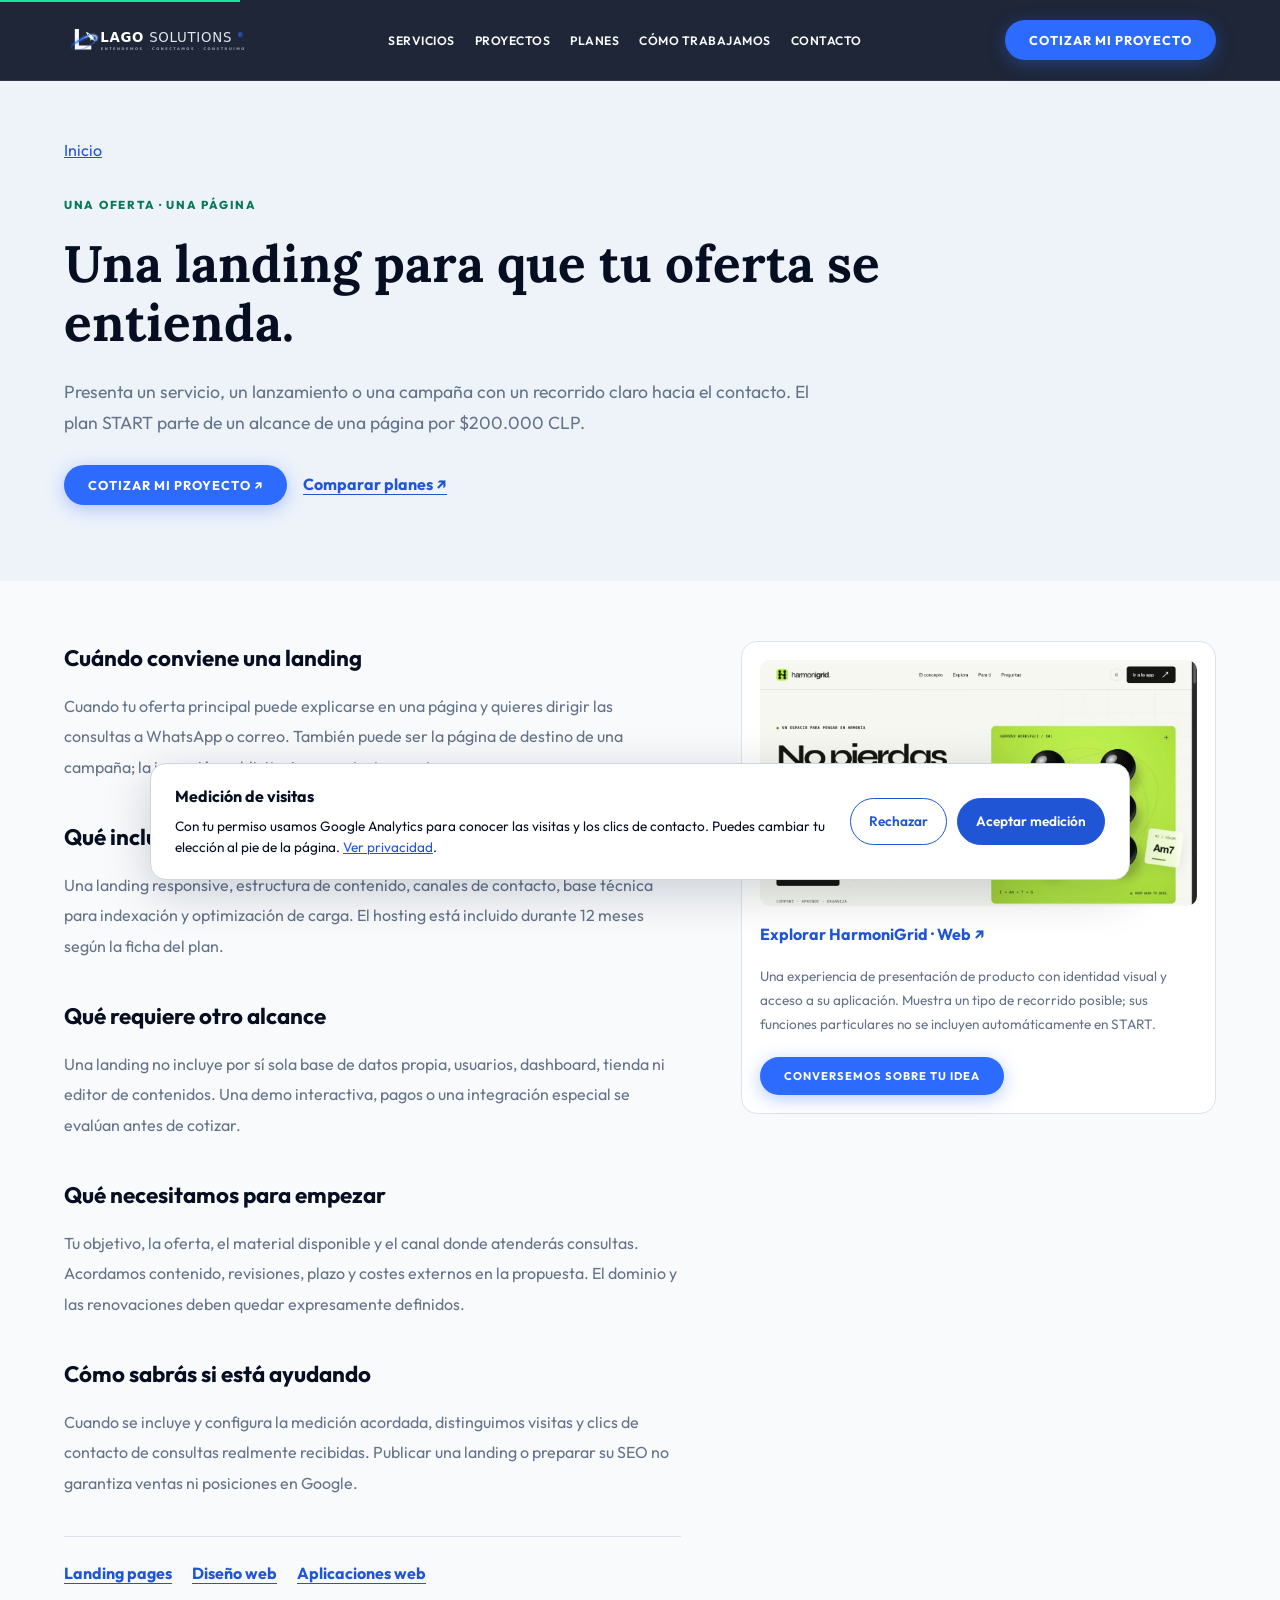
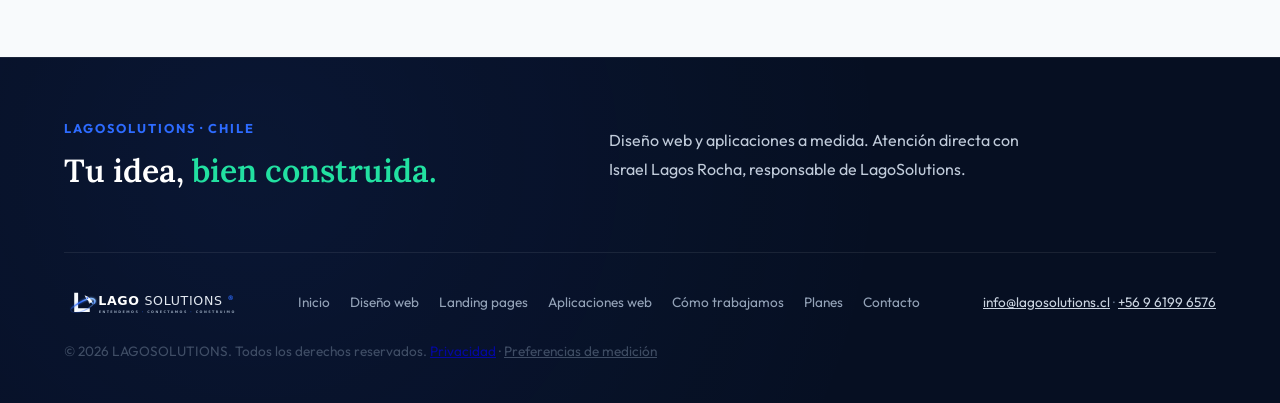
<file: landing-pages.html>
<!DOCTYPE html>
<html lang="es" class="scroll-smooth">

<head>
    <meta charset="UTF-8">
    <meta name="viewport" content="width=device-width, initial-scale=1.0">

    <!-- Verificación de propiedad de Search Console: conservar tras verificar. -->
    <meta name="google-site-verification" content="otqK6gBoKtXs1qLqvSBu4ZYHfhelwF9oJdS4uYwjNAI">

    <meta name="google-site-verification" content="d18K-qKzhNdaKWMR3GTSmJj0WFKiIFLFtq4imGQ3gko">

    <!-- SEO Meta Tags -->
    <title>Landing pages en Chile desde $200.000 | LagoSolutions</title>
    <meta name="description"
        content="Una landing para presentar tu oferta y facilitar consultas. Conoce el plan START de $200.000 CLP, su alcance y sus límites.">
    <meta name="robots" content="index, follow">
    <meta name="author" content="LAGOSOLUTIONS">
    <link rel="canonical" href="https://www.lagosolutions.cl/landing-pages.html">

    <!-- Open Graph (WhatsApp, LinkedIn, Facebook) -->
    <meta property="og:type" content="website">
    <meta property="og:url" content="https://www.lagosolutions.cl/landing-pages.html">
    <meta property="og:title" content="Landing pages en Chile desde $200.000 | LagoSolutions">
    <meta property="og:description"
        content="Webs y aplicaciones a la medida de tu negocio. Explora proyectos reales y compara alcances y precios con LagoSolutions.">
    <meta property="og:image" content="https://res.cloudinary.com/dhgifjpkh/image/upload/v1788220828/compressed_ChatGPT_Image_31_ago_2026_07_58_51_p.m._nuidgn.webp">
    <meta property="og:image:secure_url" content="https://res.cloudinary.com/dhgifjpkh/image/upload/v1788220828/compressed_ChatGPT_Image_31_ago_2026_07_58_51_p.m._nuidgn.webp">
    <meta property="og:image:type" content="image/webp">
    <meta property="og:image:width" content="1200">
    <meta property="og:image:height" content="630">
    <meta property="og:image:alt" content="LagoSolutions — Diseño web y aplicaciones a medida">

    <!-- Twitter Cards -->
    <meta name="twitter:card" content="summary_large_image">
    <meta name="twitter:title" content="Landing pages en Chile desde $200.000 | LagoSolutions">
    <meta name="twitter:description"
        content="Diseño web y aplicaciones a medida en Chile. Proyectos publicados, planes claros y atención directa.">
    <meta name="twitter:image" content="https://res.cloudinary.com/dhgifjpkh/image/upload/v1788220828/compressed_ChatGPT_Image_31_ago_2026_07_58_51_p.m._nuidgn.webp">

    <!-- Favicon -->
    <link rel="icon" type="image/svg+xml" href="favicon.svg">

    <!-- Google Fonts -->
    <link rel="preconnect" href="https://fonts.googleapis.com">
    <link rel="preconnect" href="https://fonts.gstatic.com" crossorigin>
    <link href="https://fonts.googleapis.com/css2?family=Lora:ital,wght@0,400..700;1,400..700&family=Outfit:wght@300;400;500;600;700;800;900&display=swap" rel="stylesheet">

    <!-- Stylesheet with Cache Buster Version -->
    <link rel="stylesheet" href="style.css?v=4.0.1">

    <!-- Schema.org Markup -->
    <script type="application/ld+json">
    {
      "@context": "https://schema.org",
      "@type": "ProfessionalService",
      "@id": "https://www.lagosolutions.cl/#agencia",
      "name": "LAGOSOLUTIONS",
      "description": "Diseño de páginas web, landing pages y aplicaciones a medida para negocios en Chile.",
      "url": "https://www.lagosolutions.cl/",
      "logo": "https://www.lagosolutions.cl/favicon.svg",
      "image": "https://res.cloudinary.com/dhgifjpkh/image/upload/v1788220828/compressed_ChatGPT_Image_31_ago_2026_07_58_51_p.m._nuidgn.webp",
      "areaServed": "CL",
      "contactPoint": {
        "@type": "ContactPoint",
        "telephone": "+56961996576",
        "email": "info@lagosolutions.cl",
        "contactType": "Atención Comercial B2B",
        "availableLanguage": ["Spanish"]
      },
      "knowsAbout": ["Diseño web", "Landing pages", "Aplicaciones web", "SEO técnico", "Integración de sistemas"]
    }
    </script>
<script type="application/ld+json">{"@context": "https://schema.org", "@type": "Service", "name": "Una landing para que tu oferta se entienda.", "description": "Una landing para presentar tu oferta y facilitar consultas. Conoce el plan START de $200.000 CLP, su alcance y sus límites.", "url": "https://www.lagosolutions.cl/landing-pages.html", "provider": {"@id": "https://www.lagosolutions.cl/#agencia"}, "areaServed": "CL"}</script>
</head>

<body>

    <!-- Skip Link for Keyboard Accessibility -->
    <a href="#main-content" class="skip-link">Saltar al contenido principal</a>

    <!-- Fallback NoScript: Asegura lectura y navegación esencial si JS está desactivado -->
    <noscript>
        <div class="noscript-banner">
            <p><strong>LAGOSOLUTIONS:</strong> Modo de lectura directa activado. Todo el contenido comercial, casos y opciones de contacto son accesibles.</p>
        </div>
    </noscript>

    <!-- BARRA DE NAVEGACIÓN -->
    <nav class="navbar">
        <div class="nav-container">
            <a href="/#" class="nav-brand" aria-label="LAGOSOLUTIONS Inicio">
                <img src="assets/brand/logo-light.svg" alt="LAGOSOLUTIONS - Entendemos · Conectamos · Construimos" class="nav-logo-img" width="200" height="42">
            </a>
            
            <ul class="nav-menu">
                <li><a href="/#que-podemos-hacer">SERVICIOS</a></li>
                <li><a href="/#proyectos">PROYECTOS</a></li>
                <li><a href="/#planes">PLANES</a></li>
                <li><a href="/#que-ocurre-diagnostico">CÓMO TRABAJAMOS</a></li>
                <li><a href="/#contacto">CONTACTO</a></li>
            </ul>

            <div class="nav-cta">
                <button type="button" class="btn-pill-navy trigger-modal" id="nav-cta-btn">
                    COTIZAR MI PROYECTO
                </button>
            </div>

            <!-- Botón Hamburguesa Móvil -->
            <button type="button" class="mobile-menu-btn" id="mobile-menu-btn" aria-controls="mobile-menu-drawer" aria-label="Abrir menú de navegación" aria-expanded="false">
                <span class="burger-bar"></span>
                <span class="burger-bar"></span>
                <span class="burger-bar"></span>
            </button>
        </div>
    </nav>

    <!-- Menú Desplegable Móvil -->
    <div class="mobile-menu-drawer" id="mobile-menu-drawer" aria-hidden="true" inert role="dialog" aria-modal="true" aria-label="Navegación">
        <div class="mobile-drawer-header">
            <img src="assets/brand/logo-light.svg" alt="LAGOSOLUTIONS" class="nav-logo-img" style="height: 32px; width: auto;">
            <button type="button" class="mobile-drawer-close" id="mobile-drawer-close" aria-label="Cerrar menú">&times;</button>
        </div>
        <ul class="mobile-drawer-links">
            <li><a href="/#que-podemos-hacer" class="mobile-link">Servicios</a></li>
            <li><a href="/#proyectos" class="mobile-link">Proyectos reales</a></li>
            <li><a href="/#planes" class="mobile-link">Comparar planes</a></li>
            <li><a href="/#que-ocurre-diagnostico" class="mobile-link">Cómo trabajamos</a></li>
            <li><a href="/#contacto" class="mobile-link">Contacto</a></li>
        </ul>
        <div class="mobile-drawer-footer">
            <button type="button" class="btn-pill-navy btn-full trigger-modal mobile-cta-trigger">
                COTIZAR MI PROYECTO
            </button>
        </div>
    </div>

    <!-- MAIN WRAPPER -->
<main id="main-content" class="secondary-main"><header class="secondary-hero"><div class="container"><a class="breadcrumb" href="/">Inicio</a><p class="hero-eyebrow">UNA OFERTA · UNA PÁGINA</p><h1>Una landing para que tu oferta se entienda.</h1><p>Presenta un servicio, un lanzamiento o una campaña con un recorrido claro hacia el contacto. El plan START parte de un alcance de una página por $200.000 CLP.</p><div class="hero-actions"><button type="button" class="btn-pill-navy trigger-modal">COTIZAR MI PROYECTO ↗</button><a class="text-action" href="/#planes">Comparar planes ↗</a></div></div></header><div class="container service-content"><div class="service-copy"><section><h2>Cuándo conviene una landing</h2><p>Cuando tu oferta principal puede explicarse en una página y quieres dirigir las consultas a WhatsApp o correo. También puede ser la página de destino de una campaña; la inversión publicitaria se contrata aparte.</p></section><section><h2>Qué incluye START</h2><p>Una landing responsive, estructura de contenido, canales de contacto, base técnica para indexación y optimización de carga. El hosting está incluido durante 12 meses según la ficha del plan.</p></section><section><h2>Qué requiere otro alcance</h2><p>Una landing no incluye por sí sola base de datos propia, usuarios, dashboard, tienda ni editor de contenidos. Una demo interactiva, pagos o una integración especial se evalúan antes de cotizar.</p></section><section><h2>Qué necesitamos para empezar</h2><p>Tu objetivo, la oferta, el material disponible y el canal donde atenderás consultas. Acordamos contenido, revisiones, plazo y costes externos en la propuesta. El dominio y las renovaciones deben quedar expresamente definidos.</p></section><section><h2>Cómo sabrás si está ayudando</h2><p>Cuando se incluye y configura la medición acordada, distinguimos visitas y clics de contacto de consultas realmente recibidas. Publicar una landing o preparar su SEO no garantiza ventas ni posiciones en Google.</p></section><nav class="related-services" aria-label="Otros servicios"><a href="landing-pages.html">Landing pages</a><a href="diseno-web.html">Diseño web</a><a href="aplicaciones-web.html">Aplicaciones web</a></nav></div><aside class="service-example"><a href="https://harmonigrid.com/" target="_blank" rel="noopener"><img src="assets/projects/harmonigrid-com.webp" alt="Vista del proyecto HarmoniGrid · Web" width="1280" height="720"><span>Explorar HarmoniGrid · Web ↗</span></a><p>Una experiencia de presentación de producto con identidad visual y acceso a su aplicación. Muestra un tipo de recorrido posible; sus funciones particulares no se incluyen automáticamente en START.</p><button type="button" class="btn-pill-navy trigger-modal">CONVERSEMOS SOBRE TU IDEA</button></aside></div></main>

    <!-- FOOTER V3.1 MAESTRO -->
    <footer id="nosotros" class="footer-banner">
        <div class="container">
            <div class="footer-top footer-compact">
 <div><p class="footer-statement-small">LAGOSOLUTIONS · CHILE</p><h2 class="footer-statement-large">Tu idea, <span class="accent-green">bien construida.</span></h2></div>
 <p class="footer-intro">Diseño web y aplicaciones a medida. Atención directa con Israel Lagos Rocha, responsable de LagoSolutions.</p>
 </div>
            <div class="footer-bottom">
                <div class="footer-brand-meta">
                    <div class="footer-logo">
                        <img src="assets/brand/logo-light.svg" alt="LAGOSOLUTIONS" style="height: 36px; width: auto;">
                    </div>
                </div>
                
                <div class="footer-links"><a href="/">Inicio</a><a href="diseno-web.html">Diseño web</a><a href="landing-pages.html">Landing pages</a><a href="aplicaciones-web.html">Aplicaciones web</a><a href="metodologia.html">Cómo trabajamos</a><a href="/#planes">Planes</a><a href="/#contacto">Contacto</a></div>
                
                <p class="footer-contact">
                    <a href="mailto:info@lagosolutions.cl">info@lagosolutions.cl</a>
                    <span aria-hidden="true"> · </span>
                    <a href="tel:+56961996576">+56 9 6199 6576</a>
                </p>

                <p style="opacity: 0.6;">&copy; 2026 LAGOSOLUTIONS. Todos los derechos reservados. <a href="privacidad.html">Privacidad</a> · <button type="button" class="measurement-settings" data-measurement-settings aria-controls="measurement-banner">Preferencias de medición</button></p>
            </div>
        </div>
    </footer>

    <!-- STICKY CTA FLOTANTE MÓVIL DISCRETO -->
    <div class="sticky-mobile-cta" id="sticky-mobile-cta">
        <button type="button" class="btn-pill-navy trigger-modal btn-full">
            COTIZAR MI PROYECTO →
        </button>
    </div>

    <!-- MODAL DE DIAGNÓSTICO B2B (HTML5 NATIVO <dialog>) -->
    <dialog id="diagnostic-modal" class="diagnostic-dialog" aria-labelledby="modal-title">
        <div class="modal-header">
            <span class="modal-badge">CONVERSEMOS SOBRE TU IDEA</span>
            <h3 id="modal-title">Cuéntanos tu proyecto</h3>
            <p class="modal-subtitle">Dinos qué necesitas construir o mejorar. Te ayudamos a definir el alcance.</p>
            <button type="button" class="modal-close-btn" id="modal-close-btn" aria-label="Cerrar ventana">&times;</button>
        </div>
        
        <form class="lead-form" id="real-diagnostic-form" action="#" method="POST">
            <div class="input-wrapper">
                <label for="modal-name" class="sr-only">Nombre Completo</label>
                <input type="text" id="modal-name" name="name" placeholder="Nombre completo" autocomplete="name" maxlength="120" required>
            </div>
            <div class="input-wrapper">
                <label for="modal-email" class="sr-only">Email / WhatsApp de Contacto</label>
                <input type="text" id="modal-email" name="email" placeholder="Email o WhatsApp de contacto" maxlength="150" required>
            </div>
            <div class="input-wrapper">
                <label for="modal-channel" class="form-label-bold">Canal preferido de contacto:</label>
                <select id="modal-channel" name="channel" class="b2b-select">
                    <option value="WhatsApp" selected>WhatsApp (Prepararemos el mensaje para enviar)</option>
                    <option value="Email">Email (Prepararemos un correo para que lo envíes)</option>
                </select>
            </div>
            <div class="input-wrapper">
                <label for="modal-problem" class="sr-only">Cuéntanos qué necesitas construir o mejorar</label>
                <textarea id="modal-problem" name="problem" rows="3" placeholder="Cuéntanos qué necesitas construir o mejorar..." class="b2b-textarea" required></textarea>
            </div>
<details class="inquiry-optional"><summary>Añadir contexto (opcional)</summary>
            <div class="input-wrapper">
                <label for="modal-company" class="sr-only">Empresa o emprendimiento (opcional)</label>
                <input type="text" id="modal-company" name="company" placeholder="Empresa o emprendimiento (opcional)" autocomplete="organization" maxlength="150">
            </div>
            <div class="input-wrapper">
                <label for="modal-website" class="sr-only">Sitio Web Actual (Opcional)</label>
                <input type="url" id="modal-website" name="website" placeholder="Sitio web actual (opcional)">
            </div>
            <div class="input-wrapper">
                <label for="modal-plan" class="form-label-bold">Plan o solución de interés preliminar:</label>
                <select id="modal-plan" name="plan" class="b2b-select">
                    <option value="Sin definir / Necesito evaluación previa" selected>Todavía no sé qué plan necesito</option>
                    <option value="PLAN START ($200.000) — Landing enfocada en contacto">PLAN START ($200.000) — Landing enfocada en contacto</option>
                    <option value="PLAN COMERCIAL ($400.000) — Web Corporativa (Hasta 5 págs)">PLAN COMERCIAL ($400.000) — Web Corporativa (Hasta 5 págs)</option>
                    <option value="PLAN GROWTH ($700.000) — Sistema Web + Leads">PLAN GROWTH ($700.000) — Sistema Web + Base de Datos Leads</option>
                    <option value="PLAN PRO ($1.000.000) — Plataforma Comercial + CMS + Dashboard">PLAN PRO ($1.000.000) — Plataforma Comercial + CMS + Dashboard</option>
                    <option value="PROYECTO A MEDIDA (Desde $1.500.000) — Software / SaaS / API">PROYECTO A MEDIDA (Desde $1.500.000) — Software / SaaS / API</option>
                </select>
            </div>
            <div class="input-wrapper">
                <label for="modal-goal" class="form-label-bold">¿Qué necesitas?</label>
                <select id="modal-goal" name="goal" class="b2b-select">
                    <option value="Quiero orientación para definir mi proyecto" selected>Quiero orientación para definir mi proyecto</option>
                    <option value="CAPTACIÓN — Generar más prospectos y consultas">CAPTACIÓN (Generar más consultas)</option>
                    <option value="VENTAS — Mejorar seguimiento y tiempos de cotización">VENTAS (Mejorar seguimiento de cotizaciones)</option>
                    <option value="OPERACIÓN — Reducir tareas manuales repetitivas">OPERACIÓN (Reducir tareas manuales del equipo)</option>
                    <option value="DATOS — Ordenar información dispersa para decidir mejor">DATOS (Ordenar planillas e información dispersa)</option>
                    <option value="WEB — Crear o renovar mi página">WEB (Crear o renovar mi página)</option>
                    <option value="INTEGRACIÓN — Conectar herramientas que trabajan separadas">INTEGRACIÓN (Conectar herramientas separadas)</option>
                </select>
            </div>
</details>
            <!-- Canal de Envío -->
            <div class="submit-action-group">
                <button type="submit" id="submit-form-btn" class="btn-pill-navy btn-full">
                    PREPARAR MI CONSULTA
                </button>
            </div>

            <!-- Mensaje de Feedback Real -->
            <div id="form-feedback-msg" class="form-feedback-msg hidden" aria-live="polite"></div>
        </form>
        <p class="modal-footer-text">El formulario prepara tu mensaje. Debes enviarlo desde WhatsApp o tu aplicación de correo. Conversación inicial sin compromiso.</p>
    </dialog>

    <aside id="measurement-banner" class="measurement-banner" role="region" aria-labelledby="measurement-title" hidden>
        <div><strong id="measurement-title">Medición de visitas</strong><p>Con tu permiso usamos Google Analytics para conocer las visitas y los clics de contacto. Puedes cambiar tu elección al pie de la página. <a href="privacidad.html">Ver privacidad</a>.</p></div>
        <div class="measurement-actions"><button type="button" id="measurement-reject">Rechazar</button><button type="button" id="measurement-accept">Aceptar medición</button></div>
    </aside>
    <p id="measurement-status" class="sr-only" role="status"></p>

    <!-- GSAP & ScrollTrigger CDN (Capa de Mejora Progresiva Opcional) -->

    <!-- MÓDULOS INDEPENDIENTES V3.1 -->





    <script src="js/analytics.js?v=1.0.2" defer></script>
    <script src="js/commercial-events.js?v=1.0.1" defer></script>

    <!-- SCRIPT PRINCIPAL CORE -->
    <script src="script.js?v=4.0.0" defer></script>
</body>

</html>
</file>
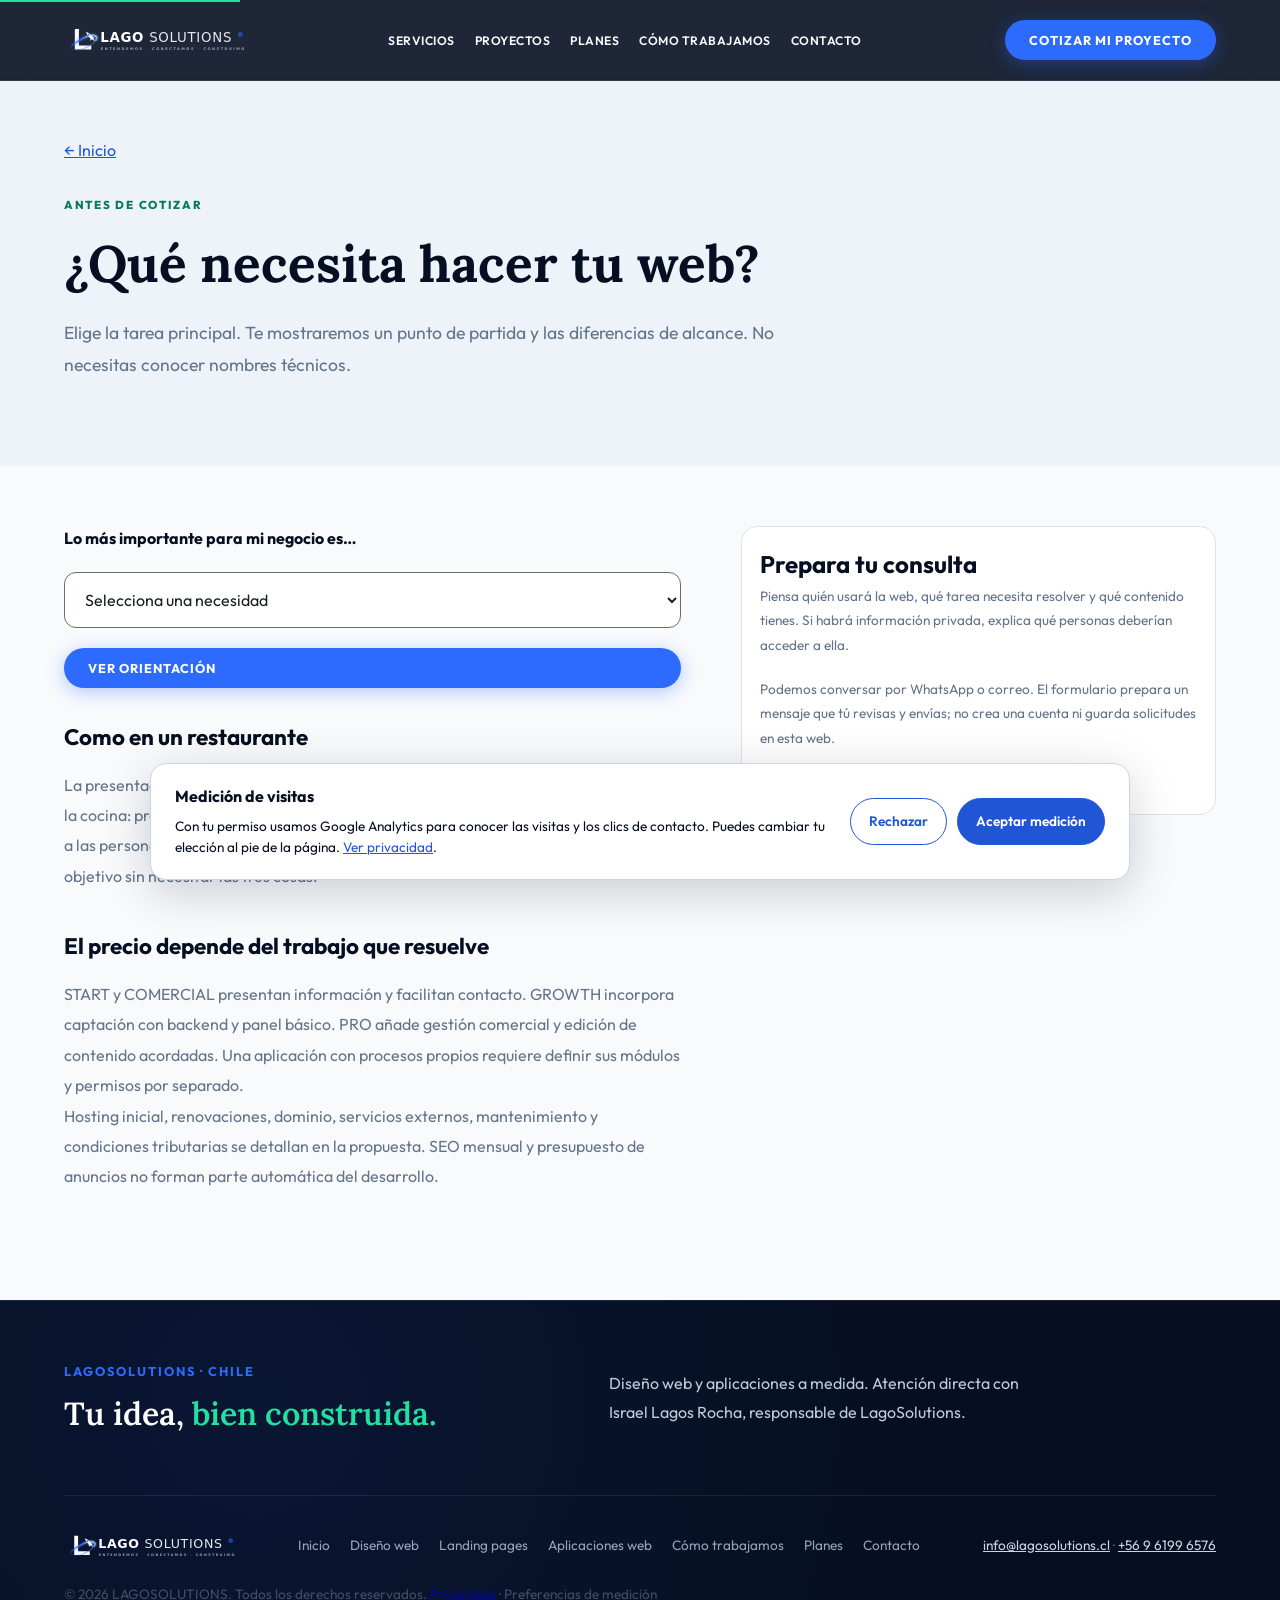
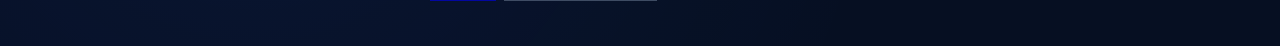
<file: orientador.html>
<!DOCTYPE html>
<html lang="es" class="scroll-smooth">

<head>
    <meta charset="UTF-8">
    <meta name="viewport" content="width=device-width, initial-scale=1.0">

    <!-- Verificación de propiedad de Search Console: conservar tras verificar. -->
    <meta name="google-site-verification" content="otqK6gBoKtXs1qLqvSBu4ZYHfhelwF9oJdS4uYwjNAI">

    <meta name="google-site-verification" content="d18K-qKzhNdaKWMR3GTSmJj0WFKiIFLFtq4imGQ3gko">

    <!-- SEO Meta Tags -->
    <title>¿Qué tipo de web necesita tu negocio? | LagoSolutions</title>
    <meta name="description"
        content="Compara necesidades de landing, web comercial y sistemas con backend. Una orientación de alcance antes de cotizar tu proyecto.">
    <meta name="robots" content="index, follow">
    <meta name="author" content="LAGOSOLUTIONS">
    <link rel="canonical" href="https://www.lagosolutions.cl/orientador.html">

    <!-- Open Graph (WhatsApp, LinkedIn, Facebook) -->
    <meta property="og:type" content="website">
    <meta property="og:url" content="https://www.lagosolutions.cl/orientador.html">
    <meta property="og:title" content="Encuentra el alcance de tu proyecto | LagoSolutions">
    <meta property="og:description"
        content="Orienta el alcance de tu web según las tareas de tu negocio y compara los planes de LagoSolutions.">
    <meta property="og:image" content="https://www.lagosolutions.cl/assets/projects/harmonigrid-com.webp">
    <meta property="og:image:secure_url" content="https://www.lagosolutions.cl/assets/projects/harmonigrid-com.webp">

    <!-- Twitter Cards -->
    <meta name="twitter:card" content="summary_large_image">
    <meta name="twitter:title" content="Encuentra el alcance de tu proyecto | LagoSolutions">
    <meta name="twitter:description"
        content="Orienta el alcance de tu web según las tareas de tu negocio y compara los planes de LagoSolutions.">
    <meta name="twitter:image" content="https://www.lagosolutions.cl/assets/projects/harmonigrid-com.webp">

    <!-- Favicon -->
    <link rel="icon" type="image/svg+xml" href="favicon.svg">

    <!-- Google Fonts -->
    <link rel="preconnect" href="https://fonts.googleapis.com">
    <link rel="preconnect" href="https://fonts.gstatic.com" crossorigin>
    <link href="https://fonts.googleapis.com/css2?family=Lora:ital,wght@0,400..700;1,400..700&family=Outfit:wght@300;400;500;600;700;800;900&display=swap" rel="stylesheet">

    <!-- Stylesheet with Cache Buster Version -->
    <link rel="stylesheet" href="style.css?v=4.0.1">

    <!-- Schema.org Markup -->
    


</head>

<body>

    <!-- Skip Link for Keyboard Accessibility -->
    <a href="#main-content" class="skip-link">Saltar al contenido principal</a>

    <!-- Fallback NoScript: Asegura lectura y navegación esencial si JS está desactivado -->
    <noscript>
        <div class="noscript-banner">
            <p><strong>LAGOSOLUTIONS:</strong> Modo de lectura directa activado. Todo el contenido comercial, casos y opciones de contacto son accesibles.</p>
        </div>
    </noscript>

    <!-- BARRA DE NAVEGACIÓN -->
    <nav class="navbar">
        <div class="nav-container">
            <a href="/#" class="nav-brand" aria-label="LAGOSOLUTIONS Inicio">
                <img src="assets/brand/logo-light.svg" alt="LAGOSOLUTIONS - Entendemos · Conectamos · Construimos" class="nav-logo-img" width="200" height="42">
            </a>
            
            <ul class="nav-menu">
                <li><a href="/#que-podemos-hacer">SERVICIOS</a></li>
                <li><a href="/#proyectos">PROYECTOS</a></li>
                <li><a href="/#planes">PLANES</a></li>
                <li><a href="/#que-ocurre-diagnostico">CÓMO TRABAJAMOS</a></li>
                <li><a href="/#contacto">CONTACTO</a></li>
            </ul>

            <div class="nav-cta">
                <button type="button" class="btn-pill-navy trigger-modal" id="nav-cta-btn">
                    COTIZAR MI PROYECTO
                </button>
            </div>

            <!-- Botón Hamburguesa Móvil -->
            <button type="button" class="mobile-menu-btn" id="mobile-menu-btn" aria-controls="mobile-menu-drawer" aria-label="Abrir menú de navegación" aria-expanded="false">
                <span class="burger-bar"></span>
                <span class="burger-bar"></span>
                <span class="burger-bar"></span>
            </button>
        </div>
    </nav>

    <!-- Menú Desplegable Móvil -->
    <div class="mobile-menu-drawer" id="mobile-menu-drawer" aria-hidden="true" inert role="dialog" aria-modal="true" aria-label="Navegación">
        <div class="mobile-drawer-header">
            <img src="assets/brand/logo-light.svg" alt="LAGOSOLUTIONS" class="nav-logo-img" style="height: 32px; width: auto;">
            <button type="button" class="mobile-drawer-close" id="mobile-drawer-close" aria-label="Cerrar menú">&times;</button>
        </div>
        <ul class="mobile-drawer-links">
            <li><a href="/#que-podemos-hacer" class="mobile-link">Servicios</a></li>
            <li><a href="/#proyectos" class="mobile-link">Proyectos reales</a></li>
            <li><a href="/#planes" class="mobile-link">Comparar planes</a></li>
            <li><a href="/#que-ocurre-diagnostico" class="mobile-link">Cómo trabajamos</a></li>
            <li><a href="/#contacto" class="mobile-link">Contacto</a></li>
        </ul>
        <div class="mobile-drawer-footer">
            <button type="button" class="btn-pill-navy btn-full trigger-modal mobile-cta-trigger">
                COTIZAR MI PROYECTO
            </button>
        </div>
    </div>

    <!-- MAIN WRAPPER -->
<main id="main-content" class="secondary-main"><header class="secondary-hero"><div class="container"><a class="breadcrumb" href="/">← Inicio</a><p class="hero-eyebrow">ANTES DE COTIZAR</p><h1>¿Qué necesita hacer tu web?</h1><p>Elige la tarea principal. Te mostraremos un punto de partida y las diferencias de alcance. No necesitas conocer nombres técnicos.</p></div></header><div class="container service-content"><div class="service-copy"><form id="scope-guide"><label for="scope-need"><strong>Lo más importante para mi negocio es…</strong></label><select id="scope-need" name="need" required><option value="">Selecciona una necesidad</option><option value="start">Presentar una oferta y facilitar consultas</option><option value="comercial">Explicar varios servicios en páginas diferentes</option><option value="growth">Guardar consultas y revisar contactos en un panel básico</option><option value="pro">Gestionar contactos y editar contenido desde un panel</option><option value="medida">Crear una herramienta con usuarios, pagos o procesos propios</option></select><button type="submit" class="btn-pill-navy">VER ORIENTACIÓN</button></form><section id="scope-result" hidden aria-live="polite" tabindex="-1"><p class="hero-eyebrow">PUNTO DE PARTIDA</p><h2 id="scope-title"></h2><p id="scope-price"></p><p id="scope-explanation"></p><h3>Qué debes considerar</h3><p id="scope-limit"></p><a id="scope-plan" href="/#planes">Ver detalle del plan ↗</a><p>Es una orientación inicial, no una cotización ni un contrato. Combinaciones de funciones, volumen de datos e integraciones pueden cambiar el alcance.</p><button type="button" class="btn-pill-navy trigger-modal">CONVERSAR SOBRE MI PROYECTO</button></section><section><h2>Como en un restaurante</h2><p>La presentación y la navegación son el salón: lo que ve y usa tu visitante. El backend es la cocina: procesa y guarda información. El dashboard es el espacio de gestión: permite a las personas autorizadas trabajar con ella. Una web informativa puede cumplir su objetivo sin necesitar las tres cosas.</p></section><section><h2>El precio depende del trabajo que resuelve</h2><p>START y COMERCIAL presentan información y facilitan contacto. GROWTH incorpora captación con backend y panel básico. PRO añade gestión comercial y edición de contenido acordadas. Una aplicación con procesos propios requiere definir sus módulos y permisos por separado.</p><p>Hosting inicial, renovaciones, dominio, servicios externos, mantenimiento y condiciones tributarias se detallan en la propuesta. SEO mensual y presupuesto de anuncios no forman parte automática del desarrollo.</p></section></div><aside class="service-example"><h2>Prepara tu consulta</h2><p>Piensa quién usará la web, qué tarea necesita resolver y qué contenido tienes. Si habrá información privada, explica qué personas deberían acceder a ella.</p><p>Podemos conversar por WhatsApp o correo. El formulario prepara un mensaje que tú revisas y envías; no crea una cuenta ni guarda solicitudes en esta web.</p><a href="/#comparar-planes">Comparar todos los planes ↗</a></aside></div></main>

    <!-- FOOTER V3.1 MAESTRO -->
    <footer id="nosotros" class="footer-banner">
        <div class="container">
            <div class="footer-top footer-compact">
 <div><p class="footer-statement-small">LAGOSOLUTIONS · CHILE</p><h2 class="footer-statement-large">Tu idea, <span class="accent-green">bien construida.</span></h2></div>
 <p class="footer-intro">Diseño web y aplicaciones a medida. Atención directa con Israel Lagos Rocha, responsable de LagoSolutions.</p>
 </div>
            <div class="footer-bottom">
                <div class="footer-brand-meta">
                    <div class="footer-logo">
                        <img src="assets/brand/logo-light.svg" alt="LAGOSOLUTIONS" style="height: 36px; width: auto;">
                    </div>
                </div>
                
                <div class="footer-links"><a href="/">Inicio</a><a href="diseno-web.html">Diseño web</a><a href="landing-pages.html">Landing pages</a><a href="aplicaciones-web.html">Aplicaciones web</a><a href="metodologia.html">Cómo trabajamos</a><a href="/#planes">Planes</a><a href="/#contacto">Contacto</a></div>
                
                <p class="footer-contact">
                    <a href="mailto:info@lagosolutions.cl">info@lagosolutions.cl</a>
                    <span aria-hidden="true"> · </span>
                    <a href="tel:+56961996576">+56 9 6199 6576</a>
                </p>

                <p style="opacity: 0.6;">&copy; 2026 LAGOSOLUTIONS. Todos los derechos reservados. <a href="privacidad.html">Privacidad</a> · <button type="button" class="measurement-settings" data-measurement-settings aria-controls="measurement-banner">Preferencias de medición</button></p>
            </div>
        </div>
    </footer>

    <!-- STICKY CTA FLOTANTE MÓVIL DISCRETO -->
    <div class="sticky-mobile-cta" id="sticky-mobile-cta">
        <button type="button" class="btn-pill-navy trigger-modal btn-full">
            COTIZAR MI PROYECTO →
        </button>
    </div>

    <!-- MODAL DE DIAGNÓSTICO B2B (HTML5 NATIVO <dialog>) -->
    <dialog id="diagnostic-modal" class="diagnostic-dialog" aria-labelledby="modal-title">
        <div class="modal-header">
            <span class="modal-badge">CONVERSEMOS SOBRE TU IDEA</span>
            <h3 id="modal-title">Cuéntanos tu proyecto</h3>
            <p class="modal-subtitle">Dinos qué necesitas construir o mejorar. Te ayudamos a definir el alcance.</p>
            <button type="button" class="modal-close-btn" id="modal-close-btn" aria-label="Cerrar ventana">&times;</button>
        </div>
        
        <form class="lead-form" id="real-diagnostic-form" action="#" method="POST">
            <div class="input-wrapper">
                <label for="modal-name" class="sr-only">Nombre Completo</label>
                <input type="text" id="modal-name" name="name" placeholder="Nombre completo" autocomplete="name" maxlength="120" required>
            </div>
            <div class="input-wrapper">
                <label for="modal-email" class="sr-only">Email / WhatsApp de Contacto</label>
                <input type="text" id="modal-email" name="email" placeholder="Email o WhatsApp de contacto" maxlength="150" required>
            </div>
            <div class="input-wrapper">
                <label for="modal-channel" class="form-label-bold">Canal preferido de contacto:</label>
                <select id="modal-channel" name="channel" class="b2b-select">
                    <option value="WhatsApp" selected>WhatsApp (Prepararemos el mensaje para enviar)</option>
                    <option value="Email">Email (Prepararemos un correo para que lo envíes)</option>
                </select>
            </div>
            <div class="input-wrapper">
                <label for="modal-problem" class="sr-only">Cuéntanos qué necesitas construir o mejorar</label>
                <textarea id="modal-problem" name="problem" rows="3" placeholder="Cuéntanos qué necesitas construir o mejorar..." class="b2b-textarea" required></textarea>
            </div>
<details class="inquiry-optional"><summary>Añadir contexto (opcional)</summary>
            <div class="input-wrapper">
                <label for="modal-company" class="sr-only">Empresa o emprendimiento (opcional)</label>
                <input type="text" id="modal-company" name="company" placeholder="Empresa o emprendimiento (opcional)" autocomplete="organization" maxlength="150">
            </div>
            <div class="input-wrapper">
                <label for="modal-website" class="sr-only">Sitio Web Actual (Opcional)</label>
                <input type="url" id="modal-website" name="website" placeholder="Sitio web actual (opcional)">
            </div>
            <div class="input-wrapper">
                <label for="modal-plan" class="form-label-bold">Plan o solución de interés preliminar:</label>
                <select id="modal-plan" name="plan" class="b2b-select">
                    <option value="Sin definir / Necesito evaluación previa" selected>Todavía no sé qué plan necesito</option>
                    <option value="PLAN START ($200.000) — Landing enfocada en contacto">PLAN START ($200.000) — Landing enfocada en contacto</option>
                    <option value="PLAN COMERCIAL ($400.000) — Web Corporativa (Hasta 5 págs)">PLAN COMERCIAL ($400.000) — Web Corporativa (Hasta 5 págs)</option>
                    <option value="PLAN GROWTH ($700.000) — Sistema Web + Leads">PLAN GROWTH ($700.000) — Sistema Web + Base de Datos Leads</option>
                    <option value="PLAN PRO ($1.000.000) — Plataforma Comercial + CMS + Dashboard">PLAN PRO ($1.000.000) — Plataforma Comercial + CMS + Dashboard</option>
                    <option value="PROYECTO A MEDIDA (Desde $1.500.000) — Software / SaaS / API">PROYECTO A MEDIDA (Desde $1.500.000) — Software / SaaS / API</option>
                </select>
            </div>
            <div class="input-wrapper">
                <label for="modal-goal" class="form-label-bold">¿Qué necesitas?</label>
                <select id="modal-goal" name="goal" class="b2b-select">
                    <option value="Quiero orientación para definir mi proyecto" selected>Quiero orientación para definir mi proyecto</option>
                    <option value="CAPTACIÓN — Generar más prospectos y consultas">CAPTACIÓN (Generar más consultas)</option>
                    <option value="VENTAS — Mejorar seguimiento y tiempos de cotización">VENTAS (Mejorar seguimiento de cotizaciones)</option>
                    <option value="OPERACIÓN — Reducir tareas manuales repetitivas">OPERACIÓN (Reducir tareas manuales del equipo)</option>
                    <option value="DATOS — Ordenar información dispersa para decidir mejor">DATOS (Ordenar planillas e información dispersa)</option>
                    <option value="WEB — Crear o renovar mi página">WEB (Crear o renovar mi página)</option>
                    <option value="INTEGRACIÓN — Conectar herramientas que trabajan separadas">INTEGRACIÓN (Conectar herramientas separadas)</option>
                </select>
            </div>
</details>
            <!-- Canal de Envío -->
            <div class="submit-action-group">
                <button type="submit" id="submit-form-btn" class="btn-pill-navy btn-full">
                    PREPARAR MI CONSULTA
                </button>
            </div>

            <!-- Mensaje de Feedback Real -->
            <div id="form-feedback-msg" class="form-feedback-msg hidden" aria-live="polite"></div>
        </form>
        <p class="modal-footer-text">El formulario prepara tu mensaje. Debes enviarlo desde WhatsApp o tu aplicación de correo. Conversación inicial sin compromiso.</p>
    </dialog>

    <aside id="measurement-banner" class="measurement-banner" role="region" aria-labelledby="measurement-title" hidden>
        <div><strong id="measurement-title">Medición de visitas</strong><p>Con tu permiso usamos Google Analytics para conocer las visitas y los clics de contacto. Puedes cambiar tu elección al pie de la página. <a href="privacidad.html">Ver privacidad</a>.</p></div>
        <div class="measurement-actions"><button type="button" id="measurement-reject">Rechazar</button><button type="button" id="measurement-accept">Aceptar medición</button></div>
    </aside>
    <p id="measurement-status" class="sr-only" role="status"></p>

    <!-- GSAP & ScrollTrigger CDN (Capa de Mejora Progresiva Opcional) -->

    <!-- MÓDULOS INDEPENDIENTES V3.1 -->





    <script src="js/analytics.js?v=1.0.2" defer></script>
    <script src="js/commercial-events.js?v=1.0.1" defer></script>

    <!-- SCRIPT PRINCIPAL CORE -->
    <script src="script.js?v=4.0.0" defer></script>
<script src="js/scope-guide.js?v=1.0.0" defer></script>
</body>

</html>
</file>
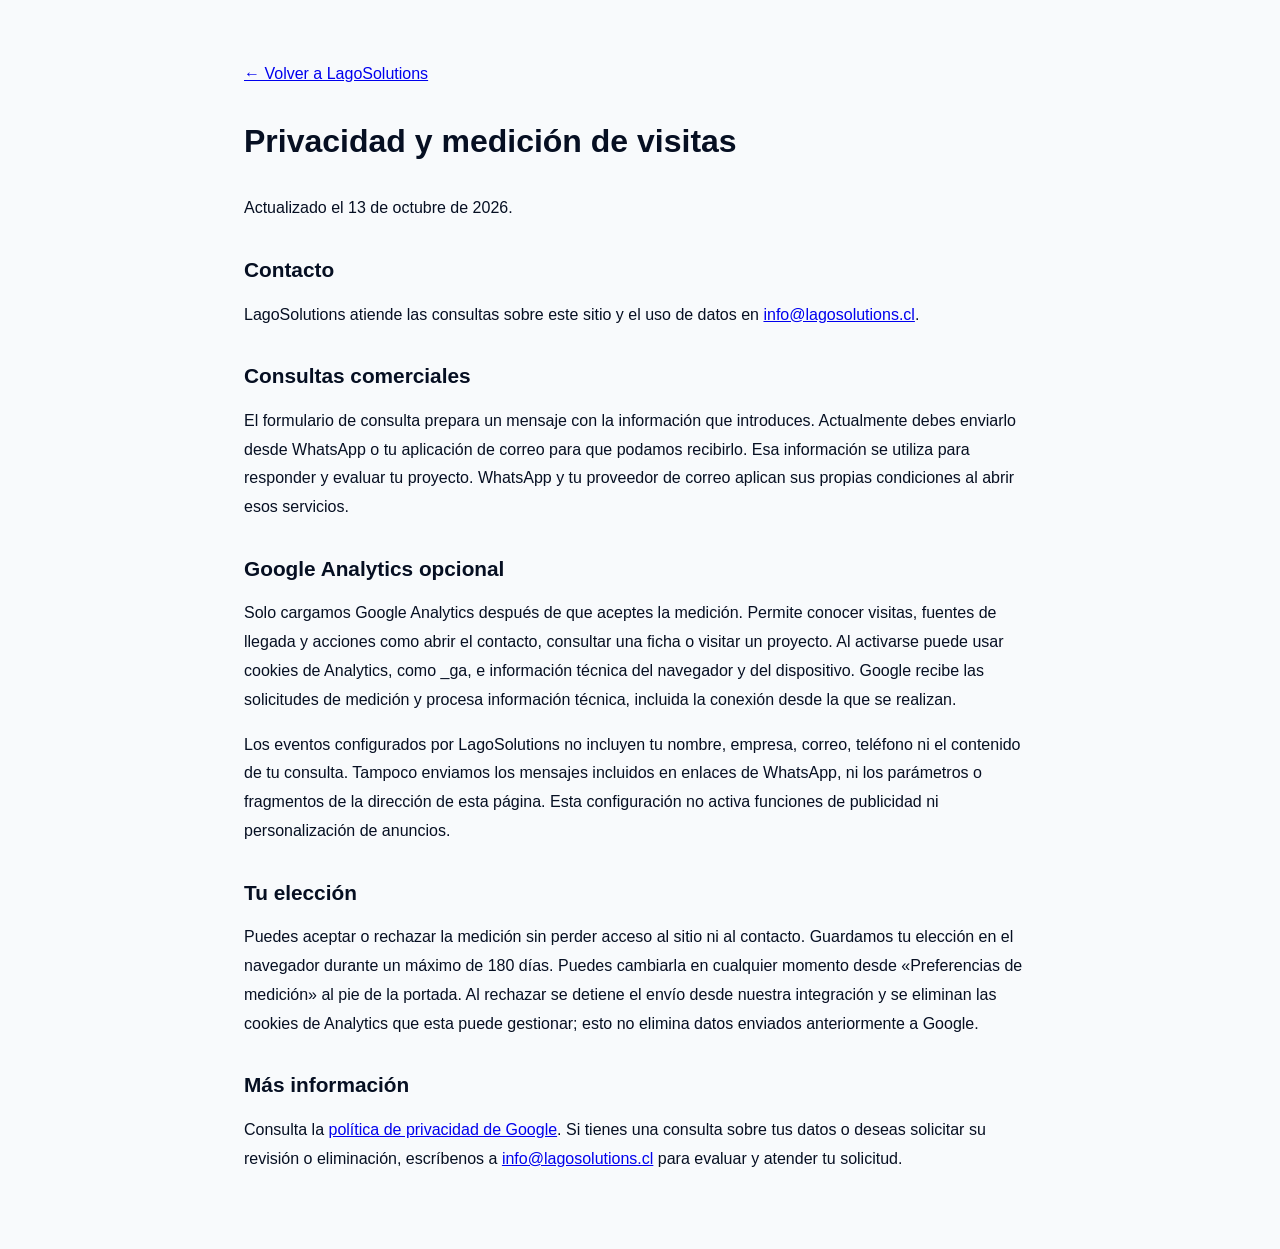
<file: privacidad.html>
<!DOCTYPE html>
<html lang="es"><head><meta charset="utf-8"><meta name="viewport" content="width=device-width, initial-scale=1"><title>Privacidad y medición | LagoSolutions</title><meta name="description" content="Cómo LagoSolutions gestiona las consultas y la medición opcional de visitas con Google Analytics."><link rel="canonical" href="https://www.lagosolutions.cl/privacidad.html"><link rel="stylesheet" href="style.css?v=4.0.1"><link rel="icon" href="favicon.svg" type="image/svg+xml"></head>
<body><main class="privacy-main"><a href="/">← Volver a LagoSolutions</a><h1>Privacidad y medición de visitas</h1><p>Actualizado el 13 de octubre de 2026.</p>
<h2>Contacto</h2><p>LagoSolutions atiende las consultas sobre este sitio y el uso de datos en <a href="mailto:info@lagosolutions.cl">info@lagosolutions.cl</a>.</p>
<h2>Consultas comerciales</h2><p>El formulario de consulta prepara un mensaje con la información que introduces. Actualmente debes enviarlo desde WhatsApp o tu aplicación de correo para que podamos recibirlo. Esa información se utiliza para responder y evaluar tu proyecto. WhatsApp y tu proveedor de correo aplican sus propias condiciones al abrir esos servicios.</p>
<h2>Google Analytics opcional</h2><p>Solo cargamos Google Analytics después de que aceptes la medición. Permite conocer visitas, fuentes de llegada y acciones como abrir el contacto, consultar una ficha o visitar un proyecto. Al activarse puede usar cookies de Analytics, como _ga, e información técnica del navegador y del dispositivo. Google recibe las solicitudes de medición y procesa información técnica, incluida la conexión desde la que se realizan.</p><p>Los eventos configurados por LagoSolutions no incluyen tu nombre, empresa, correo, teléfono ni el contenido de tu consulta. Tampoco enviamos los mensajes incluidos en enlaces de WhatsApp, ni los parámetros o fragmentos de la dirección de esta página. Esta configuración no activa funciones de publicidad ni personalización de anuncios.</p>
<h2>Tu elección</h2><p>Puedes aceptar o rechazar la medición sin perder acceso al sitio ni al contacto. Guardamos tu elección en el navegador durante un máximo de 180 días. Puedes cambiarla en cualquier momento desde «Preferencias de medición» al pie de la portada. Al rechazar se detiene el envío desde nuestra integración y se eliminan las cookies de Analytics que esta puede gestionar; esto no elimina datos enviados anteriormente a Google.</p>
<h2>Más información</h2><p>Consulta la <a href="https://policies.google.com/privacy" target="_blank" rel="noopener">política de privacidad de Google</a>. Si tienes una consulta sobre tus datos o deseas solicitar su revisión o eliminación, escríbenos a <a href="mailto:info@lagosolutions.cl">info@lagosolutions.cl</a> para evaluar y atender tu solicitud.</p></main></body></html>
</file>
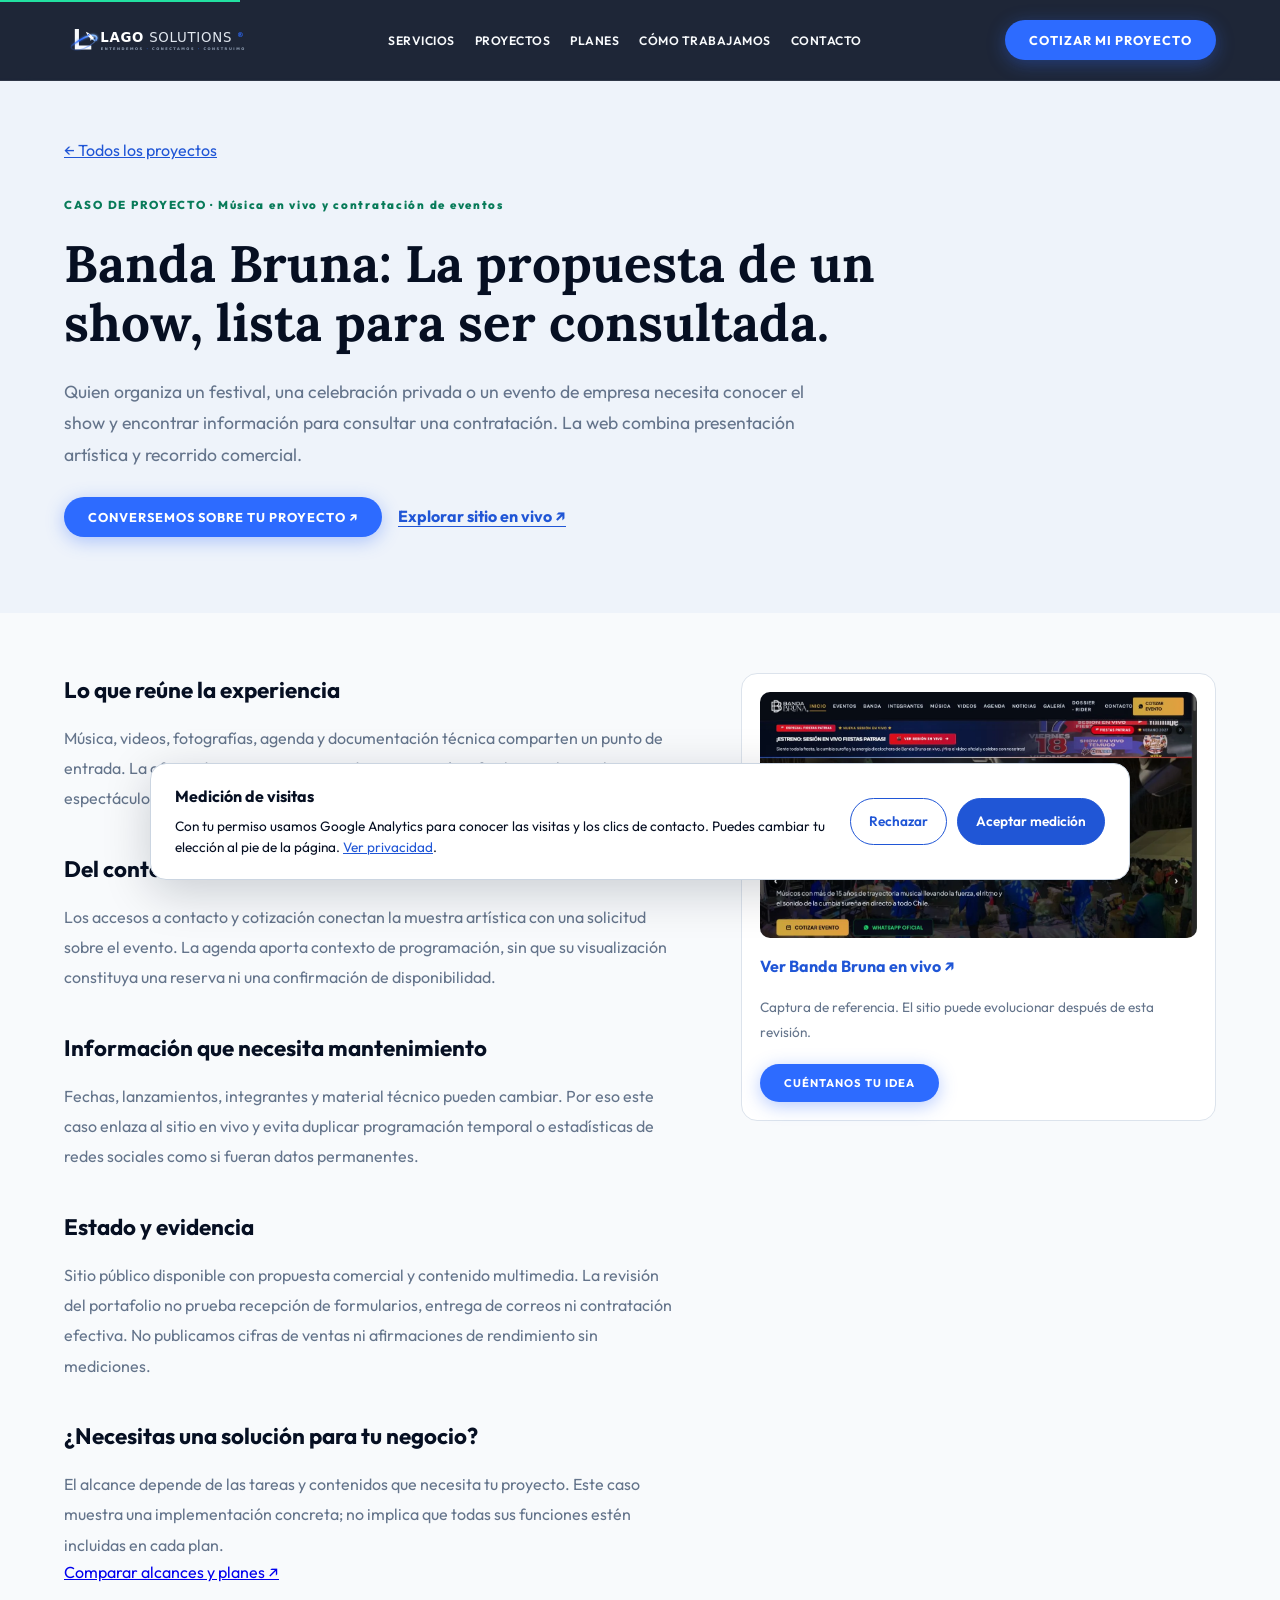
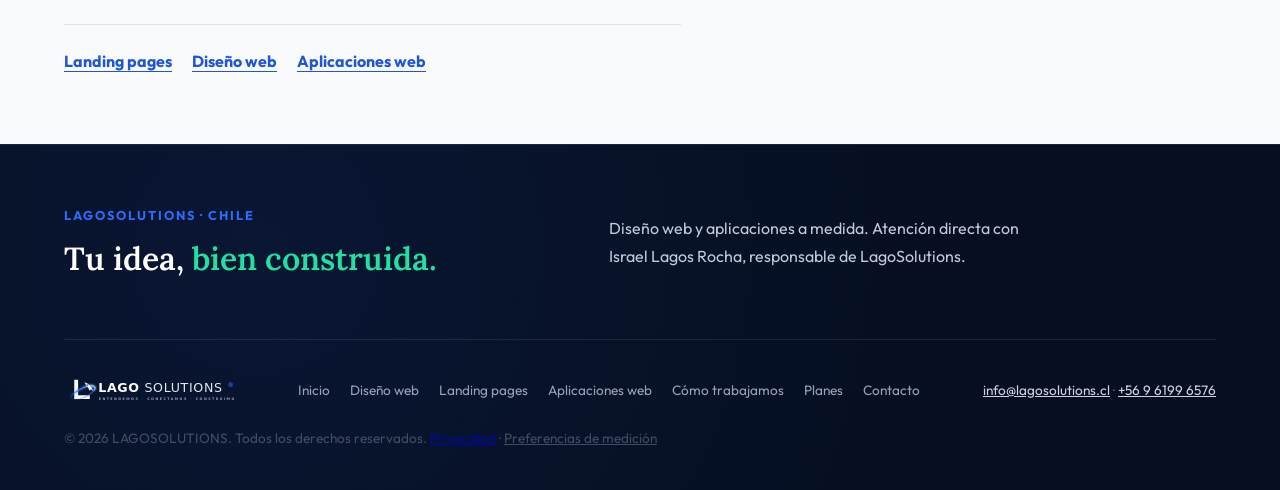
<file: proyecto-bandabruna.html>
<!DOCTYPE html>
<html lang="es" class="scroll-smooth">

<head>
    <meta charset="UTF-8">
    <meta name="viewport" content="width=device-width, initial-scale=1.0">

    <!-- Verificación de propiedad de Search Console: conservar tras verificar. -->
    <meta name="google-site-verification" content="otqK6gBoKtXs1qLqvSBu4ZYHfhelwF9oJdS4uYwjNAI">

    <meta name="google-site-verification" content="d18K-qKzhNdaKWMR3GTSmJj0WFKiIFLFtq4imGQ3gko">

    <!-- SEO Meta Tags -->
    <title>Banda Bruna: proyecto web | LagoSolutions</title>
    <meta name="description"
        content="Caso Banda Bruna: necesidad, experiencia construida, estado y evidencia del proyecto publicado por LagoSolutions.">
    <meta name="robots" content="index, follow">
    <meta name="author" content="LAGOSOLUTIONS">
    <link rel="canonical" href="https://www.lagosolutions.cl/proyecto-bandabruna.html">

    <!-- Open Graph (WhatsApp, LinkedIn, Facebook) -->
    <meta property="og:type" content="website">
    <meta property="og:url" content="https://www.lagosolutions.cl/proyecto-bandabruna.html">
    <meta property="og:title" content="Banda Bruna: proyecto web | LagoSolutions">
    <meta property="og:description"
        content="Caso Banda Bruna: necesidad, experiencia construida, estado y evidencia del proyecto publicado por LagoSolutions.">
    <meta property="og:image" content="https://www.lagosolutions.cl/assets/projects/bandabruna.webp">
    <meta property="og:image:secure_url" content="https://www.lagosolutions.cl/assets/projects/bandabruna.webp">

    <!-- Twitter Cards -->
    <meta name="twitter:card" content="summary_large_image">
    <meta name="twitter:title" content="Banda Bruna: proyecto web | LagoSolutions">
    <meta name="twitter:description"
        content="Caso Banda Bruna: necesidad, experiencia construida, estado y evidencia del proyecto publicado por LagoSolutions.">
    <meta name="twitter:image" content="https://www.lagosolutions.cl/assets/projects/bandabruna.webp">

    <!-- Favicon -->
    <link rel="icon" type="image/svg+xml" href="favicon.svg">

    <!-- Google Fonts -->
    <link rel="preconnect" href="https://fonts.googleapis.com">
    <link rel="preconnect" href="https://fonts.gstatic.com" crossorigin>
    <link href="https://fonts.googleapis.com/css2?family=Lora:ital,wght@0,400..700;1,400..700&family=Outfit:wght@300;400;500;600;700;800;900&display=swap" rel="stylesheet">

    <!-- Stylesheet with Cache Buster Version -->
    <link rel="stylesheet" href="style.css?v=4.0.1">

    <!-- Schema.org Markup -->
    

<script type="application/ld+json">{"@context": "https://schema.org", "@type": "CreativeWork", "name": "Banda Bruna — proyecto web", "url": "https://www.lagosolutions.cl/proyecto-bandabruna.html", "description": "Caso Banda Bruna: necesidad, experiencia construida, estado y evidencia del proyecto publicado por LagoSolutions.", "image": "https://www.lagosolutions.cl/assets/projects/bandabruna.webp", "creator": {"@type": "Organization", "name": "LagoSolutions", "url": "https://www.lagosolutions.cl/"}}</script>
</head>

<body>

    <!-- Skip Link for Keyboard Accessibility -->
    <a href="#main-content" class="skip-link">Saltar al contenido principal</a>

    <!-- Fallback NoScript: Asegura lectura y navegación esencial si JS está desactivado -->
    <noscript>
        <div class="noscript-banner">
            <p><strong>LAGOSOLUTIONS:</strong> Modo de lectura directa activado. Todo el contenido comercial, casos y opciones de contacto son accesibles.</p>
        </div>
    </noscript>

    <!-- BARRA DE NAVEGACIÓN -->
    <nav class="navbar">
        <div class="nav-container">
            <a href="/#" class="nav-brand" aria-label="LAGOSOLUTIONS Inicio">
                <img src="assets/brand/logo-light.svg" alt="LAGOSOLUTIONS - Entendemos · Conectamos · Construimos" class="nav-logo-img" width="200" height="42">
            </a>
            
            <ul class="nav-menu">
                <li><a href="/#que-podemos-hacer">SERVICIOS</a></li>
                <li><a href="/#proyectos">PROYECTOS</a></li>
                <li><a href="/#planes">PLANES</a></li>
                <li><a href="/#que-ocurre-diagnostico">CÓMO TRABAJAMOS</a></li>
                <li><a href="/#contacto">CONTACTO</a></li>
            </ul>

            <div class="nav-cta">
                <button type="button" class="btn-pill-navy trigger-modal" id="nav-cta-btn">
                    COTIZAR MI PROYECTO
                </button>
            </div>

            <!-- Botón Hamburguesa Móvil -->
            <button type="button" class="mobile-menu-btn" id="mobile-menu-btn" aria-controls="mobile-menu-drawer" aria-label="Abrir menú de navegación" aria-expanded="false">
                <span class="burger-bar"></span>
                <span class="burger-bar"></span>
                <span class="burger-bar"></span>
            </button>
        </div>
    </nav>

    <!-- Menú Desplegable Móvil -->
    <div class="mobile-menu-drawer" id="mobile-menu-drawer" aria-hidden="true" inert role="dialog" aria-modal="true" aria-label="Navegación">
        <div class="mobile-drawer-header">
            <img src="assets/brand/logo-light.svg" alt="LAGOSOLUTIONS" class="nav-logo-img" style="height: 32px; width: auto;">
            <button type="button" class="mobile-drawer-close" id="mobile-drawer-close" aria-label="Cerrar menú">&times;</button>
        </div>
        <ul class="mobile-drawer-links">
            <li><a href="/#que-podemos-hacer" class="mobile-link">Servicios</a></li>
            <li><a href="/#proyectos" class="mobile-link">Proyectos reales</a></li>
            <li><a href="/#planes" class="mobile-link">Comparar planes</a></li>
            <li><a href="/#que-ocurre-diagnostico" class="mobile-link">Cómo trabajamos</a></li>
            <li><a href="/#contacto" class="mobile-link">Contacto</a></li>
        </ul>
        <div class="mobile-drawer-footer">
            <button type="button" class="btn-pill-navy btn-full trigger-modal mobile-cta-trigger">
                COTIZAR MI PROYECTO
            </button>
        </div>
    </div>

    <!-- MAIN WRAPPER -->
<main id="main-content" class="secondary-main"><header class="secondary-hero"><div class="container"><a class="breadcrumb" href="/#proyectos">← Todos los proyectos</a><p class="hero-eyebrow">CASO DE PROYECTO · Música en vivo y contratación de eventos</p><h1>Banda Bruna: La propuesta de un show, lista para ser consultada.</h1><p>Quien organiza un festival, una celebración privada o un evento de empresa necesita conocer el show y encontrar información para consultar una contratación. La web combina presentación artística y recorrido comercial.</p><div class="hero-actions"><button type="button" class="btn-pill-navy trigger-modal">CONVERSEMOS SOBRE TU PROYECTO ↗</button><a class="text-action" href="https://www.bandabruna.cl/" target="_blank" rel="noopener">Explorar sitio en vivo ↗</a></div></div></header><div class="container service-content"><div class="service-copy"><section><h2>Lo que reúne la experiencia</h2><p>Música, videos, fotografías, agenda y documentación técnica comparten un punto de entrada. La oferta distingue situaciones de contratación y facilita explorar el espectáculo antes de solicitar información.</p></section><section><h2>Del contenido a la consulta</h2><p>Los accesos a contacto y cotización conectan la muestra artística con una solicitud sobre el evento. La agenda aporta contexto de programación, sin que su visualización constituya una reserva ni una confirmación de disponibilidad.</p></section><section><h2>Información que necesita mantenimiento</h2><p>Fechas, lanzamientos, integrantes y material técnico pueden cambiar. Por eso este caso enlaza al sitio en vivo y evita duplicar programación temporal o estadísticas de redes sociales como si fueran datos permanentes.</p></section><section><h2>Estado y evidencia</h2><p>Sitio público disponible con propuesta comercial y contenido multimedia. La revisión del portafolio no prueba recepción de formularios, entrega de correos ni contratación efectiva. No publicamos cifras de ventas ni afirmaciones de rendimiento sin mediciones.</p></section><section><h2>¿Necesitas una solución para tu negocio?</h2><p>El alcance depende de las tareas y contenidos que necesita tu proyecto. Este caso muestra una implementación concreta; no implica que todas sus funciones estén incluidas en cada plan.</p><a href="/#comparar-planes">Comparar alcances y planes ↗</a></section><nav class="related-services" aria-label="Servicios relacionados"><a href="landing-pages.html">Landing pages</a><a href="diseno-web.html">Diseño web</a><a href="aplicaciones-web.html">Aplicaciones web</a></nav></div><aside class="service-example"><a href="https://www.bandabruna.cl/" target="_blank" rel="noopener"><img src="assets/projects/bandabruna.webp" alt="Vista publicada de Banda Bruna" width="1280" height="720"><span>Ver Banda Bruna en vivo ↗</span></a><p>Captura de referencia. El sitio puede evolucionar después de esta revisión.</p><button type="button" class="btn-pill-navy trigger-modal">CUÉNTANOS TU IDEA</button></aside></div></main>

    <!-- FOOTER V3.1 MAESTRO -->
    <footer id="nosotros" class="footer-banner">
        <div class="container">
            <div class="footer-top footer-compact">
 <div><p class="footer-statement-small">LAGOSOLUTIONS · CHILE</p><h2 class="footer-statement-large">Tu idea, <span class="accent-green">bien construida.</span></h2></div>
 <p class="footer-intro">Diseño web y aplicaciones a medida. Atención directa con Israel Lagos Rocha, responsable de LagoSolutions.</p>
 </div>
            <div class="footer-bottom">
                <div class="footer-brand-meta">
                    <div class="footer-logo">
                        <img src="assets/brand/logo-light.svg" alt="LAGOSOLUTIONS" style="height: 36px; width: auto;">
                    </div>
                </div>
                
                <div class="footer-links"><a href="/">Inicio</a><a href="diseno-web.html">Diseño web</a><a href="landing-pages.html">Landing pages</a><a href="aplicaciones-web.html">Aplicaciones web</a><a href="metodologia.html">Cómo trabajamos</a><a href="/#planes">Planes</a><a href="/#contacto">Contacto</a></div>
                
                <p class="footer-contact">
                    <a href="mailto:info@lagosolutions.cl">info@lagosolutions.cl</a>
                    <span aria-hidden="true"> · </span>
                    <a href="tel:+56961996576">+56 9 6199 6576</a>
                </p>

                <p style="opacity: 0.6;">&copy; 2026 LAGOSOLUTIONS. Todos los derechos reservados. <a href="privacidad.html">Privacidad</a> · <button type="button" class="measurement-settings" data-measurement-settings aria-controls="measurement-banner">Preferencias de medición</button></p>
            </div>
        </div>
    </footer>

    <!-- STICKY CTA FLOTANTE MÓVIL DISCRETO -->
    <div class="sticky-mobile-cta" id="sticky-mobile-cta">
        <button type="button" class="btn-pill-navy trigger-modal btn-full">
            COTIZAR MI PROYECTO →
        </button>
    </div>

    <!-- MODAL DE DIAGNÓSTICO B2B (HTML5 NATIVO <dialog>) -->
    <dialog id="diagnostic-modal" class="diagnostic-dialog" aria-labelledby="modal-title">
        <div class="modal-header">
            <span class="modal-badge">CONVERSEMOS SOBRE TU IDEA</span>
            <h3 id="modal-title">Cuéntanos tu proyecto</h3>
            <p class="modal-subtitle">Dinos qué necesitas construir o mejorar. Te ayudamos a definir el alcance.</p>
            <button type="button" class="modal-close-btn" id="modal-close-btn" aria-label="Cerrar ventana">&times;</button>
        </div>
        
        <form class="lead-form" id="real-diagnostic-form" action="#" method="POST">
            <div class="input-wrapper">
                <label for="modal-name" class="sr-only">Nombre Completo</label>
                <input type="text" id="modal-name" name="name" placeholder="Nombre completo" autocomplete="name" maxlength="120" required>
            </div>
            <div class="input-wrapper">
                <label for="modal-email" class="sr-only">Email / WhatsApp de Contacto</label>
                <input type="text" id="modal-email" name="email" placeholder="Email o WhatsApp de contacto" maxlength="150" required>
            </div>
            <div class="input-wrapper">
                <label for="modal-channel" class="form-label-bold">Canal preferido de contacto:</label>
                <select id="modal-channel" name="channel" class="b2b-select">
                    <option value="WhatsApp" selected>WhatsApp (Prepararemos el mensaje para enviar)</option>
                    <option value="Email">Email (Prepararemos un correo para que lo envíes)</option>
                </select>
            </div>
            <div class="input-wrapper">
                <label for="modal-problem" class="sr-only">Cuéntanos qué necesitas construir o mejorar</label>
                <textarea id="modal-problem" name="problem" rows="3" placeholder="Cuéntanos qué necesitas construir o mejorar..." class="b2b-textarea" required></textarea>
            </div>
<details class="inquiry-optional"><summary>Añadir contexto (opcional)</summary>
            <div class="input-wrapper">
                <label for="modal-company" class="sr-only">Empresa o emprendimiento (opcional)</label>
                <input type="text" id="modal-company" name="company" placeholder="Empresa o emprendimiento (opcional)" autocomplete="organization" maxlength="150">
            </div>
            <div class="input-wrapper">
                <label for="modal-website" class="sr-only">Sitio Web Actual (Opcional)</label>
                <input type="url" id="modal-website" name="website" placeholder="Sitio web actual (opcional)">
            </div>
            <div class="input-wrapper">
                <label for="modal-plan" class="form-label-bold">Plan o solución de interés preliminar:</label>
                <select id="modal-plan" name="plan" class="b2b-select">
                    <option value="Sin definir / Necesito evaluación previa" selected>Todavía no sé qué plan necesito</option>
                    <option value="PLAN START ($200.000) — Landing enfocada en contacto">PLAN START ($200.000) — Landing enfocada en contacto</option>
                    <option value="PLAN COMERCIAL ($400.000) — Web Corporativa (Hasta 5 págs)">PLAN COMERCIAL ($400.000) — Web Corporativa (Hasta 5 págs)</option>
                    <option value="PLAN GROWTH ($700.000) — Sistema Web + Leads">PLAN GROWTH ($700.000) — Sistema Web + Base de Datos Leads</option>
                    <option value="PLAN PRO ($1.000.000) — Plataforma Comercial + CMS + Dashboard">PLAN PRO ($1.000.000) — Plataforma Comercial + CMS + Dashboard</option>
                    <option value="PROYECTO A MEDIDA (Desde $1.500.000) — Software / SaaS / API">PROYECTO A MEDIDA (Desde $1.500.000) — Software / SaaS / API</option>
                </select>
            </div>
            <div class="input-wrapper">
                <label for="modal-goal" class="form-label-bold">¿Qué necesitas?</label>
                <select id="modal-goal" name="goal" class="b2b-select">
                    <option value="Quiero orientación para definir mi proyecto" selected>Quiero orientación para definir mi proyecto</option>
                    <option value="CAPTACIÓN — Generar más prospectos y consultas">CAPTACIÓN (Generar más consultas)</option>
                    <option value="VENTAS — Mejorar seguimiento y tiempos de cotización">VENTAS (Mejorar seguimiento de cotizaciones)</option>
                    <option value="OPERACIÓN — Reducir tareas manuales repetitivas">OPERACIÓN (Reducir tareas manuales del equipo)</option>
                    <option value="DATOS — Ordenar información dispersa para decidir mejor">DATOS (Ordenar planillas e información dispersa)</option>
                    <option value="WEB — Crear o renovar mi página">WEB (Crear o renovar mi página)</option>
                    <option value="INTEGRACIÓN — Conectar herramientas que trabajan separadas">INTEGRACIÓN (Conectar herramientas separadas)</option>
                </select>
            </div>
</details>
            <!-- Canal de Envío -->
            <div class="submit-action-group">
                <button type="submit" id="submit-form-btn" class="btn-pill-navy btn-full">
                    PREPARAR MI CONSULTA
                </button>
            </div>

            <!-- Mensaje de Feedback Real -->
            <div id="form-feedback-msg" class="form-feedback-msg hidden" aria-live="polite"></div>
        </form>
        <p class="modal-footer-text">El formulario prepara tu mensaje. Debes enviarlo desde WhatsApp o tu aplicación de correo. Conversación inicial sin compromiso.</p>
    </dialog>

    <aside id="measurement-banner" class="measurement-banner" role="region" aria-labelledby="measurement-title" hidden>
        <div><strong id="measurement-title">Medición de visitas</strong><p>Con tu permiso usamos Google Analytics para conocer las visitas y los clics de contacto. Puedes cambiar tu elección al pie de la página. <a href="privacidad.html">Ver privacidad</a>.</p></div>
        <div class="measurement-actions"><button type="button" id="measurement-reject">Rechazar</button><button type="button" id="measurement-accept">Aceptar medición</button></div>
    </aside>
    <p id="measurement-status" class="sr-only" role="status"></p>

    <!-- GSAP & ScrollTrigger CDN (Capa de Mejora Progresiva Opcional) -->

    <!-- MÓDULOS INDEPENDIENTES V3.1 -->





    <script src="js/analytics.js?v=1.0.2" defer></script>
    <script src="js/commercial-events.js?v=1.0.1" defer></script>

    <!-- SCRIPT PRINCIPAL CORE -->
    <script src="script.js?v=4.0.0" defer></script>
</body>

</html>
</file>
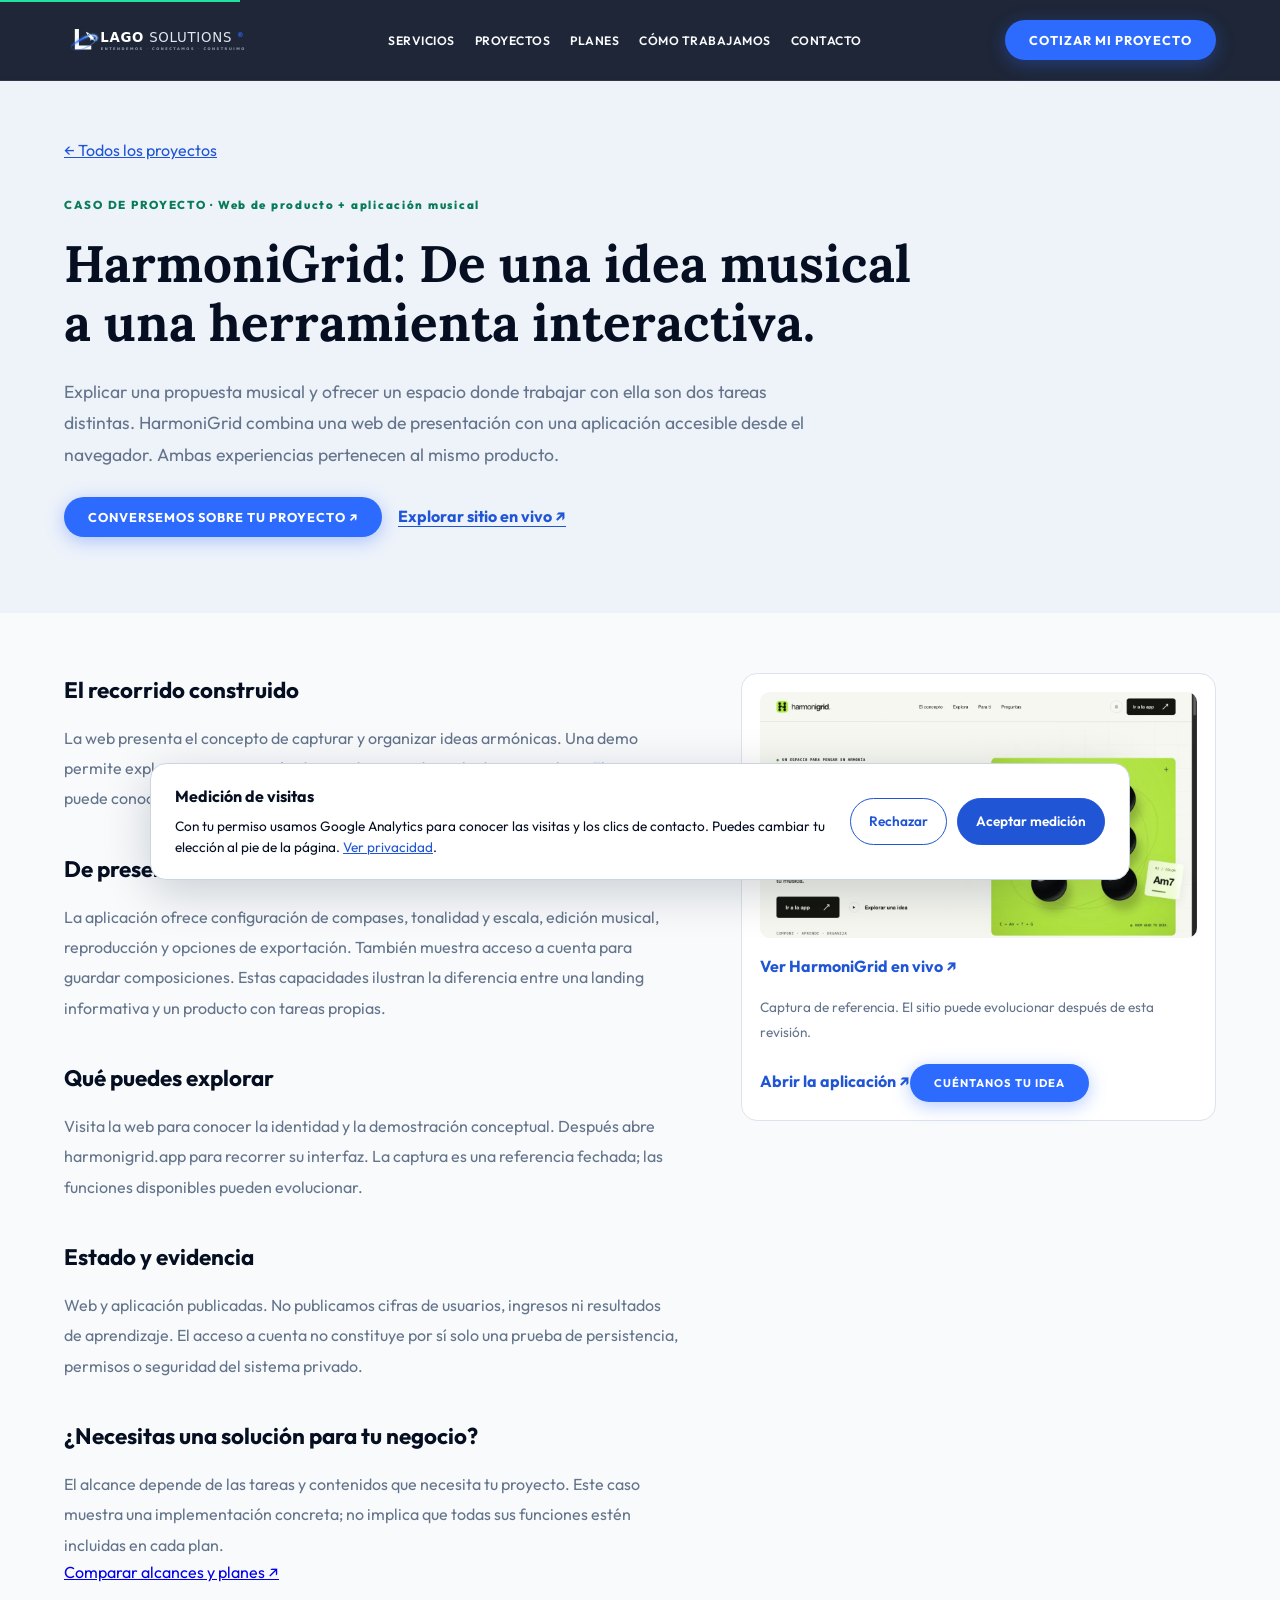
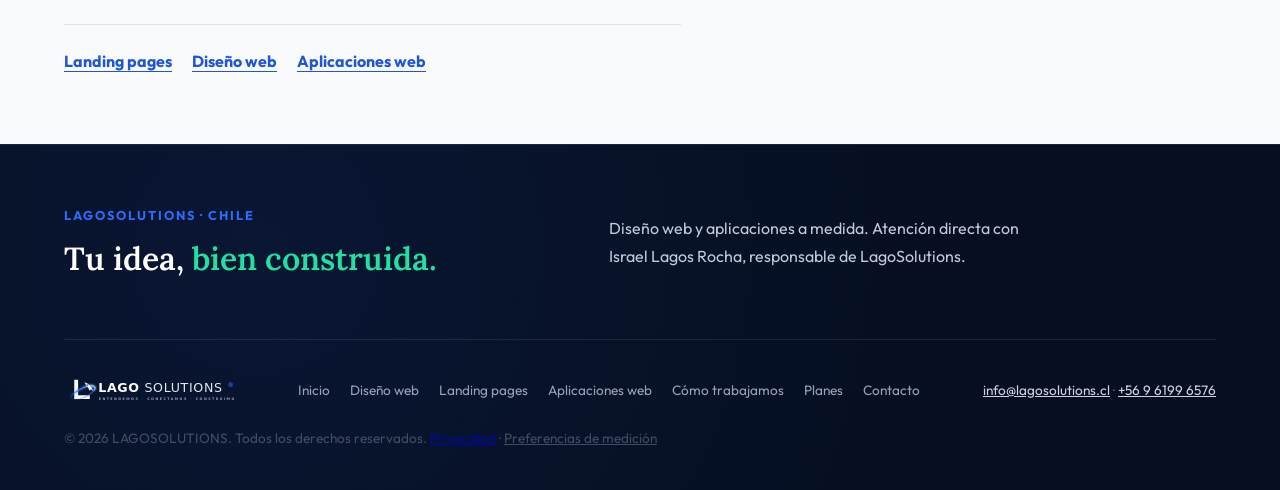
<file: proyecto-harmonigrid.html>
<!DOCTYPE html>
<html lang="es" class="scroll-smooth">

<head>
    <meta charset="UTF-8">
    <meta name="viewport" content="width=device-width, initial-scale=1.0">

    <!-- Verificación de propiedad de Search Console: conservar tras verificar. -->
    <meta name="google-site-verification" content="otqK6gBoKtXs1qLqvSBu4ZYHfhelwF9oJdS4uYwjNAI">

    <meta name="google-site-verification" content="d18K-qKzhNdaKWMR3GTSmJj0WFKiIFLFtq4imGQ3gko">

    <!-- SEO Meta Tags -->
    <title>HarmoniGrid: proyecto web | LagoSolutions</title>
    <meta name="description"
        content="Caso HarmoniGrid: necesidad, experiencia construida, estado y evidencia del proyecto publicado por LagoSolutions.">
    <meta name="robots" content="index, follow">
    <meta name="author" content="LAGOSOLUTIONS">
    <link rel="canonical" href="https://www.lagosolutions.cl/proyecto-harmonigrid.html">

    <!-- Open Graph (WhatsApp, LinkedIn, Facebook) -->
    <meta property="og:type" content="website">
    <meta property="og:url" content="https://www.lagosolutions.cl/proyecto-harmonigrid.html">
    <meta property="og:title" content="HarmoniGrid: proyecto web | LagoSolutions">
    <meta property="og:description"
        content="Caso HarmoniGrid: necesidad, experiencia construida, estado y evidencia del proyecto publicado por LagoSolutions.">
    <meta property="og:image" content="https://www.lagosolutions.cl/assets/projects/harmonigrid-com.webp">
    <meta property="og:image:secure_url" content="https://www.lagosolutions.cl/assets/projects/harmonigrid-com.webp">

    <!-- Twitter Cards -->
    <meta name="twitter:card" content="summary_large_image">
    <meta name="twitter:title" content="HarmoniGrid: proyecto web | LagoSolutions">
    <meta name="twitter:description"
        content="Caso HarmoniGrid: necesidad, experiencia construida, estado y evidencia del proyecto publicado por LagoSolutions.">
    <meta name="twitter:image" content="https://www.lagosolutions.cl/assets/projects/harmonigrid-com.webp">

    <!-- Favicon -->
    <link rel="icon" type="image/svg+xml" href="favicon.svg">

    <!-- Google Fonts -->
    <link rel="preconnect" href="https://fonts.googleapis.com">
    <link rel="preconnect" href="https://fonts.gstatic.com" crossorigin>
    <link href="https://fonts.googleapis.com/css2?family=Lora:ital,wght@0,400..700;1,400..700&family=Outfit:wght@300;400;500;600;700;800;900&display=swap" rel="stylesheet">

    <!-- Stylesheet with Cache Buster Version -->
    <link rel="stylesheet" href="style.css?v=4.0.1">

    <!-- Schema.org Markup -->
    

<script type="application/ld+json">{"@context": "https://schema.org", "@type": "CreativeWork", "name": "HarmoniGrid — proyecto web", "url": "https://www.lagosolutions.cl/proyecto-harmonigrid.html", "description": "Caso HarmoniGrid: necesidad, experiencia construida, estado y evidencia del proyecto publicado por LagoSolutions.", "image": "https://www.lagosolutions.cl/assets/projects/harmonigrid-com.webp", "creator": {"@type": "Organization", "name": "LagoSolutions", "url": "https://www.lagosolutions.cl/"}}</script>
</head>

<body>

    <!-- Skip Link for Keyboard Accessibility -->
    <a href="#main-content" class="skip-link">Saltar al contenido principal</a>

    <!-- Fallback NoScript: Asegura lectura y navegación esencial si JS está desactivado -->
    <noscript>
        <div class="noscript-banner">
            <p><strong>LAGOSOLUTIONS:</strong> Modo de lectura directa activado. Todo el contenido comercial, casos y opciones de contacto son accesibles.</p>
        </div>
    </noscript>

    <!-- BARRA DE NAVEGACIÓN -->
    <nav class="navbar">
        <div class="nav-container">
            <a href="/#" class="nav-brand" aria-label="LAGOSOLUTIONS Inicio">
                <img src="assets/brand/logo-light.svg" alt="LAGOSOLUTIONS - Entendemos · Conectamos · Construimos" class="nav-logo-img" width="200" height="42">
            </a>
            
            <ul class="nav-menu">
                <li><a href="/#que-podemos-hacer">SERVICIOS</a></li>
                <li><a href="/#proyectos">PROYECTOS</a></li>
                <li><a href="/#planes">PLANES</a></li>
                <li><a href="/#que-ocurre-diagnostico">CÓMO TRABAJAMOS</a></li>
                <li><a href="/#contacto">CONTACTO</a></li>
            </ul>

            <div class="nav-cta">
                <button type="button" class="btn-pill-navy trigger-modal" id="nav-cta-btn">
                    COTIZAR MI PROYECTO
                </button>
            </div>

            <!-- Botón Hamburguesa Móvil -->
            <button type="button" class="mobile-menu-btn" id="mobile-menu-btn" aria-controls="mobile-menu-drawer" aria-label="Abrir menú de navegación" aria-expanded="false">
                <span class="burger-bar"></span>
                <span class="burger-bar"></span>
                <span class="burger-bar"></span>
            </button>
        </div>
    </nav>

    <!-- Menú Desplegable Móvil -->
    <div class="mobile-menu-drawer" id="mobile-menu-drawer" aria-hidden="true" inert role="dialog" aria-modal="true" aria-label="Navegación">
        <div class="mobile-drawer-header">
            <img src="assets/brand/logo-light.svg" alt="LAGOSOLUTIONS" class="nav-logo-img" style="height: 32px; width: auto;">
            <button type="button" class="mobile-drawer-close" id="mobile-drawer-close" aria-label="Cerrar menú">&times;</button>
        </div>
        <ul class="mobile-drawer-links">
            <li><a href="/#que-podemos-hacer" class="mobile-link">Servicios</a></li>
            <li><a href="/#proyectos" class="mobile-link">Proyectos reales</a></li>
            <li><a href="/#planes" class="mobile-link">Comparar planes</a></li>
            <li><a href="/#que-ocurre-diagnostico" class="mobile-link">Cómo trabajamos</a></li>
            <li><a href="/#contacto" class="mobile-link">Contacto</a></li>
        </ul>
        <div class="mobile-drawer-footer">
            <button type="button" class="btn-pill-navy btn-full trigger-modal mobile-cta-trigger">
                COTIZAR MI PROYECTO
            </button>
        </div>
    </div>

    <!-- MAIN WRAPPER -->
<main id="main-content" class="secondary-main"><header class="secondary-hero"><div class="container"><a class="breadcrumb" href="/#proyectos">← Todos los proyectos</a><p class="hero-eyebrow">CASO DE PROYECTO · Web de producto + aplicación musical</p><h1>HarmoniGrid: De una idea musical a una herramienta interactiva.</h1><p>Explicar una propuesta musical y ofrecer un espacio donde trabajar con ella son dos tareas distintas. HarmoniGrid combina una web de presentación con una aplicación accesible desde el navegador. Ambas experiencias pertenecen al mismo producto.</p><div class="hero-actions"><button type="button" class="btn-pill-navy trigger-modal">CONVERSEMOS SOBRE TU PROYECTO ↗</button><a class="text-action" href="https://harmonigrid.com/" target="_blank" rel="noopener">Explorar sitio en vivo ↗</a></div></div></header><div class="container service-content"><div class="service-copy"><section><h2>El recorrido construido</h2><p>La web presenta el concepto de capturar y organizar ideas armónicas. Una demo permite explorar una progresión de acordes y conduce al editor completo. El visitante puede conocer la propuesta antes de entrar a la herramienta.</p></section><section><h2>De presentación a interacción</h2><p>La aplicación ofrece configuración de compases, tonalidad y escala, edición musical, reproducción y opciones de exportación. También muestra acceso a cuenta para guardar composiciones. Estas capacidades ilustran la diferencia entre una landing informativa y un producto con tareas propias.</p></section><section><h2>Qué puedes explorar</h2><p>Visita la web para conocer la identidad y la demostración conceptual. Después abre harmonigrid.app para recorrer su interfaz. La captura es una referencia fechada; las funciones disponibles pueden evolucionar.</p></section><section><h2>Estado y evidencia</h2><p>Web y aplicación publicadas. No publicamos cifras de usuarios, ingresos ni resultados de aprendizaje. El acceso a cuenta no constituye por sí solo una prueba de persistencia, permisos o seguridad del sistema privado.</p></section><section><h2>¿Necesitas una solución para tu negocio?</h2><p>El alcance depende de las tareas y contenidos que necesita tu proyecto. Este caso muestra una implementación concreta; no implica que todas sus funciones estén incluidas en cada plan.</p><a href="/#comparar-planes">Comparar alcances y planes ↗</a></section><nav class="related-services" aria-label="Servicios relacionados"><a href="landing-pages.html">Landing pages</a><a href="diseno-web.html">Diseño web</a><a href="aplicaciones-web.html">Aplicaciones web</a></nav></div><aside class="service-example"><a href="https://harmonigrid.com/" target="_blank" rel="noopener"><img src="assets/projects/harmonigrid-com.webp" alt="Vista publicada de HarmoniGrid" width="1280" height="720"><span>Ver HarmoniGrid en vivo ↗</span></a><p>Captura de referencia. El sitio puede evolucionar después de esta revisión.</p><a class="text-action" href="https://harmonigrid.app/" target="_blank" rel="noopener">Abrir la aplicación ↗</a><button type="button" class="btn-pill-navy trigger-modal">CUÉNTANOS TU IDEA</button></aside></div></main>

    <!-- FOOTER V3.1 MAESTRO -->
    <footer id="nosotros" class="footer-banner">
        <div class="container">
            <div class="footer-top footer-compact">
 <div><p class="footer-statement-small">LAGOSOLUTIONS · CHILE</p><h2 class="footer-statement-large">Tu idea, <span class="accent-green">bien construida.</span></h2></div>
 <p class="footer-intro">Diseño web y aplicaciones a medida. Atención directa con Israel Lagos Rocha, responsable de LagoSolutions.</p>
 </div>
            <div class="footer-bottom">
                <div class="footer-brand-meta">
                    <div class="footer-logo">
                        <img src="assets/brand/logo-light.svg" alt="LAGOSOLUTIONS" style="height: 36px; width: auto;">
                    </div>
                </div>
                
                <div class="footer-links"><a href="/">Inicio</a><a href="diseno-web.html">Diseño web</a><a href="landing-pages.html">Landing pages</a><a href="aplicaciones-web.html">Aplicaciones web</a><a href="metodologia.html">Cómo trabajamos</a><a href="/#planes">Planes</a><a href="/#contacto">Contacto</a></div>
                
                <p class="footer-contact">
                    <a href="mailto:info@lagosolutions.cl">info@lagosolutions.cl</a>
                    <span aria-hidden="true"> · </span>
                    <a href="tel:+56961996576">+56 9 6199 6576</a>
                </p>

                <p style="opacity: 0.6;">&copy; 2026 LAGOSOLUTIONS. Todos los derechos reservados. <a href="privacidad.html">Privacidad</a> · <button type="button" class="measurement-settings" data-measurement-settings aria-controls="measurement-banner">Preferencias de medición</button></p>
            </div>
        </div>
    </footer>

    <!-- STICKY CTA FLOTANTE MÓVIL DISCRETO -->
    <div class="sticky-mobile-cta" id="sticky-mobile-cta">
        <button type="button" class="btn-pill-navy trigger-modal btn-full">
            COTIZAR MI PROYECTO →
        </button>
    </div>

    <!-- MODAL DE DIAGNÓSTICO B2B (HTML5 NATIVO <dialog>) -->
    <dialog id="diagnostic-modal" class="diagnostic-dialog" aria-labelledby="modal-title">
        <div class="modal-header">
            <span class="modal-badge">CONVERSEMOS SOBRE TU IDEA</span>
            <h3 id="modal-title">Cuéntanos tu proyecto</h3>
            <p class="modal-subtitle">Dinos qué necesitas construir o mejorar. Te ayudamos a definir el alcance.</p>
            <button type="button" class="modal-close-btn" id="modal-close-btn" aria-label="Cerrar ventana">&times;</button>
        </div>
        
        <form class="lead-form" id="real-diagnostic-form" action="#" method="POST">
            <div class="input-wrapper">
                <label for="modal-name" class="sr-only">Nombre Completo</label>
                <input type="text" id="modal-name" name="name" placeholder="Nombre completo" autocomplete="name" maxlength="120" required>
            </div>
            <div class="input-wrapper">
                <label for="modal-email" class="sr-only">Email / WhatsApp de Contacto</label>
                <input type="text" id="modal-email" name="email" placeholder="Email o WhatsApp de contacto" maxlength="150" required>
            </div>
            <div class="input-wrapper">
                <label for="modal-channel" class="form-label-bold">Canal preferido de contacto:</label>
                <select id="modal-channel" name="channel" class="b2b-select">
                    <option value="WhatsApp" selected>WhatsApp (Prepararemos el mensaje para enviar)</option>
                    <option value="Email">Email (Prepararemos un correo para que lo envíes)</option>
                </select>
            </div>
            <div class="input-wrapper">
                <label for="modal-problem" class="sr-only">Cuéntanos qué necesitas construir o mejorar</label>
                <textarea id="modal-problem" name="problem" rows="3" placeholder="Cuéntanos qué necesitas construir o mejorar..." class="b2b-textarea" required></textarea>
            </div>
<details class="inquiry-optional"><summary>Añadir contexto (opcional)</summary>
            <div class="input-wrapper">
                <label for="modal-company" class="sr-only">Empresa o emprendimiento (opcional)</label>
                <input type="text" id="modal-company" name="company" placeholder="Empresa o emprendimiento (opcional)" autocomplete="organization" maxlength="150">
            </div>
            <div class="input-wrapper">
                <label for="modal-website" class="sr-only">Sitio Web Actual (Opcional)</label>
                <input type="url" id="modal-website" name="website" placeholder="Sitio web actual (opcional)">
            </div>
            <div class="input-wrapper">
                <label for="modal-plan" class="form-label-bold">Plan o solución de interés preliminar:</label>
                <select id="modal-plan" name="plan" class="b2b-select">
                    <option value="Sin definir / Necesito evaluación previa" selected>Todavía no sé qué plan necesito</option>
                    <option value="PLAN START ($200.000) — Landing enfocada en contacto">PLAN START ($200.000) — Landing enfocada en contacto</option>
                    <option value="PLAN COMERCIAL ($400.000) — Web Corporativa (Hasta 5 págs)">PLAN COMERCIAL ($400.000) — Web Corporativa (Hasta 5 págs)</option>
                    <option value="PLAN GROWTH ($700.000) — Sistema Web + Leads">PLAN GROWTH ($700.000) — Sistema Web + Base de Datos Leads</option>
                    <option value="PLAN PRO ($1.000.000) — Plataforma Comercial + CMS + Dashboard">PLAN PRO ($1.000.000) — Plataforma Comercial + CMS + Dashboard</option>
                    <option value="PROYECTO A MEDIDA (Desde $1.500.000) — Software / SaaS / API">PROYECTO A MEDIDA (Desde $1.500.000) — Software / SaaS / API</option>
                </select>
            </div>
            <div class="input-wrapper">
                <label for="modal-goal" class="form-label-bold">¿Qué necesitas?</label>
                <select id="modal-goal" name="goal" class="b2b-select">
                    <option value="Quiero orientación para definir mi proyecto" selected>Quiero orientación para definir mi proyecto</option>
                    <option value="CAPTACIÓN — Generar más prospectos y consultas">CAPTACIÓN (Generar más consultas)</option>
                    <option value="VENTAS — Mejorar seguimiento y tiempos de cotización">VENTAS (Mejorar seguimiento de cotizaciones)</option>
                    <option value="OPERACIÓN — Reducir tareas manuales repetitivas">OPERACIÓN (Reducir tareas manuales del equipo)</option>
                    <option value="DATOS — Ordenar información dispersa para decidir mejor">DATOS (Ordenar planillas e información dispersa)</option>
                    <option value="WEB — Crear o renovar mi página">WEB (Crear o renovar mi página)</option>
                    <option value="INTEGRACIÓN — Conectar herramientas que trabajan separadas">INTEGRACIÓN (Conectar herramientas separadas)</option>
                </select>
            </div>
</details>
            <!-- Canal de Envío -->
            <div class="submit-action-group">
                <button type="submit" id="submit-form-btn" class="btn-pill-navy btn-full">
                    PREPARAR MI CONSULTA
                </button>
            </div>

            <!-- Mensaje de Feedback Real -->
            <div id="form-feedback-msg" class="form-feedback-msg hidden" aria-live="polite"></div>
        </form>
        <p class="modal-footer-text">El formulario prepara tu mensaje. Debes enviarlo desde WhatsApp o tu aplicación de correo. Conversación inicial sin compromiso.</p>
    </dialog>

    <aside id="measurement-banner" class="measurement-banner" role="region" aria-labelledby="measurement-title" hidden>
        <div><strong id="measurement-title">Medición de visitas</strong><p>Con tu permiso usamos Google Analytics para conocer las visitas y los clics de contacto. Puedes cambiar tu elección al pie de la página. <a href="privacidad.html">Ver privacidad</a>.</p></div>
        <div class="measurement-actions"><button type="button" id="measurement-reject">Rechazar</button><button type="button" id="measurement-accept">Aceptar medición</button></div>
    </aside>
    <p id="measurement-status" class="sr-only" role="status"></p>

    <!-- GSAP & ScrollTrigger CDN (Capa de Mejora Progresiva Opcional) -->

    <!-- MÓDULOS INDEPENDIENTES V3.1 -->





    <script src="js/analytics.js?v=1.0.2" defer></script>
    <script src="js/commercial-events.js?v=1.0.1" defer></script>

    <!-- SCRIPT PRINCIPAL CORE -->
    <script src="script.js?v=4.0.0" defer></script>
</body>

</html>
</file>
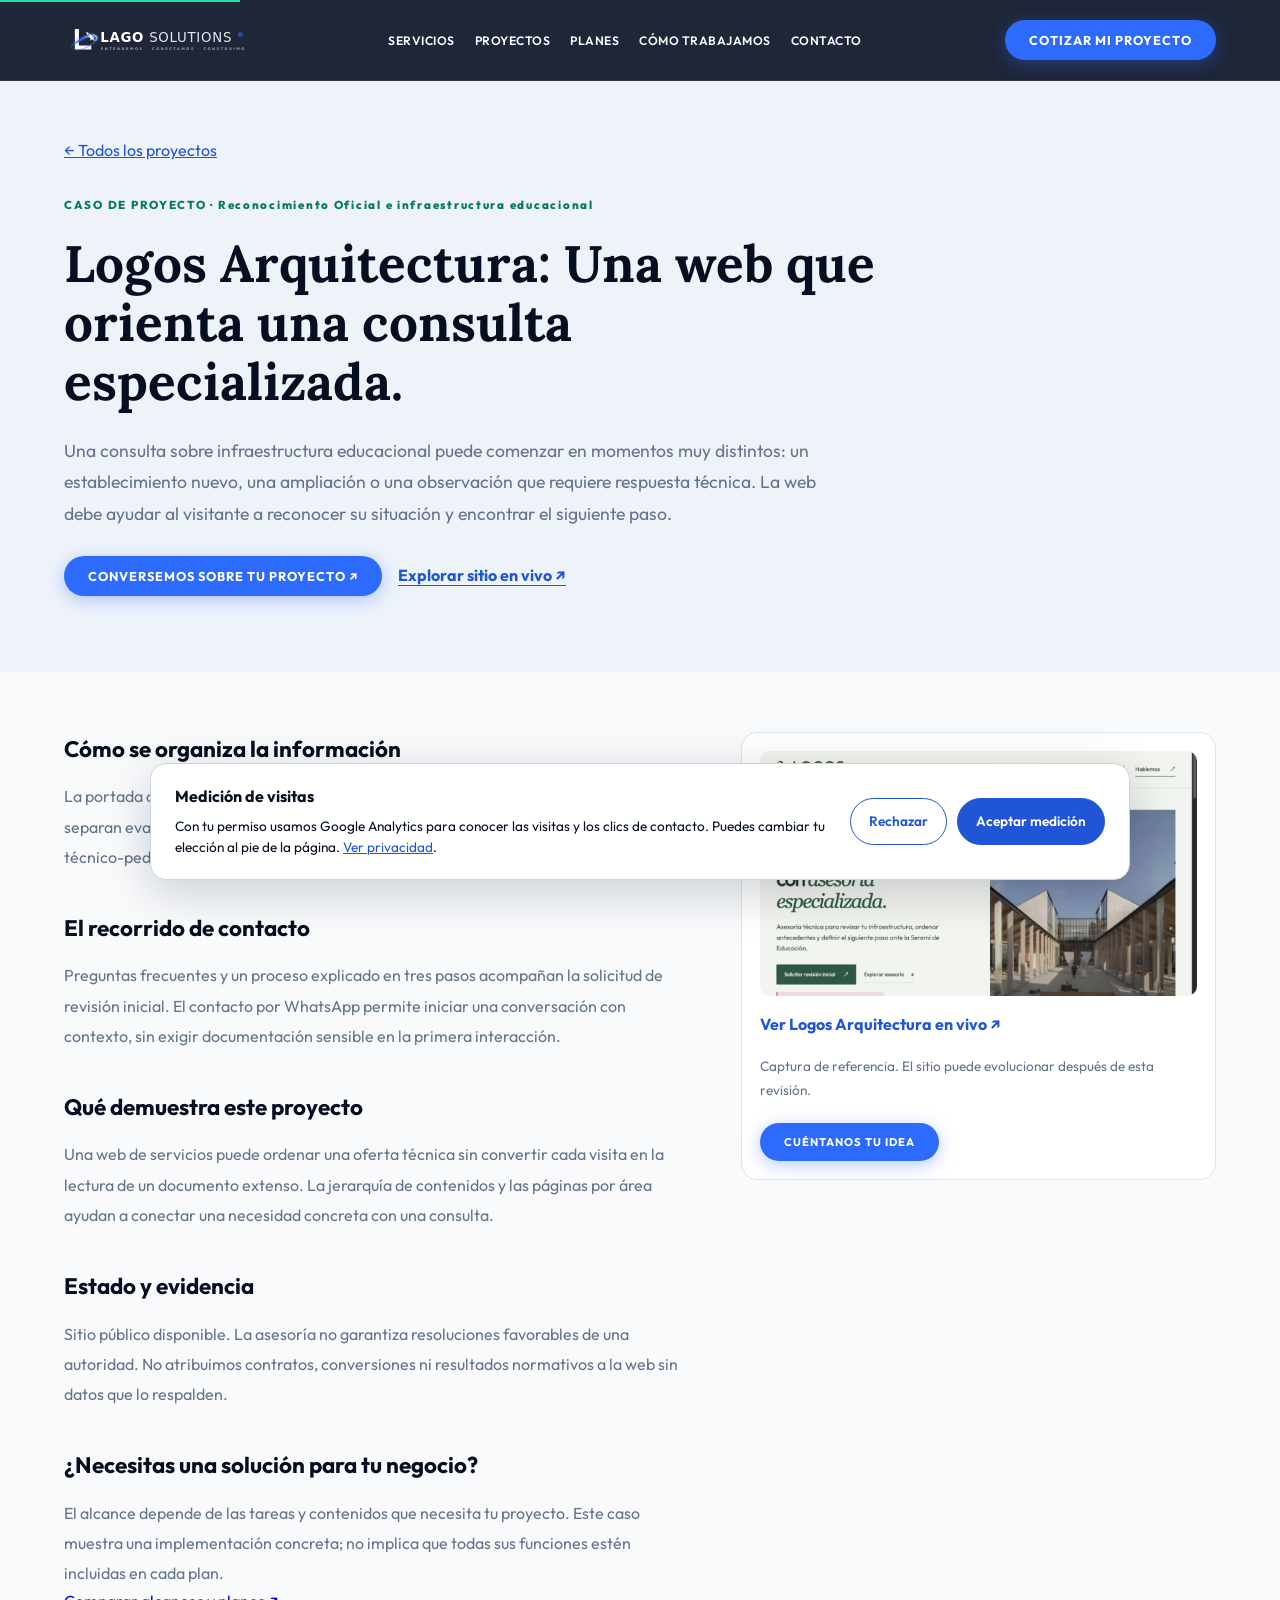
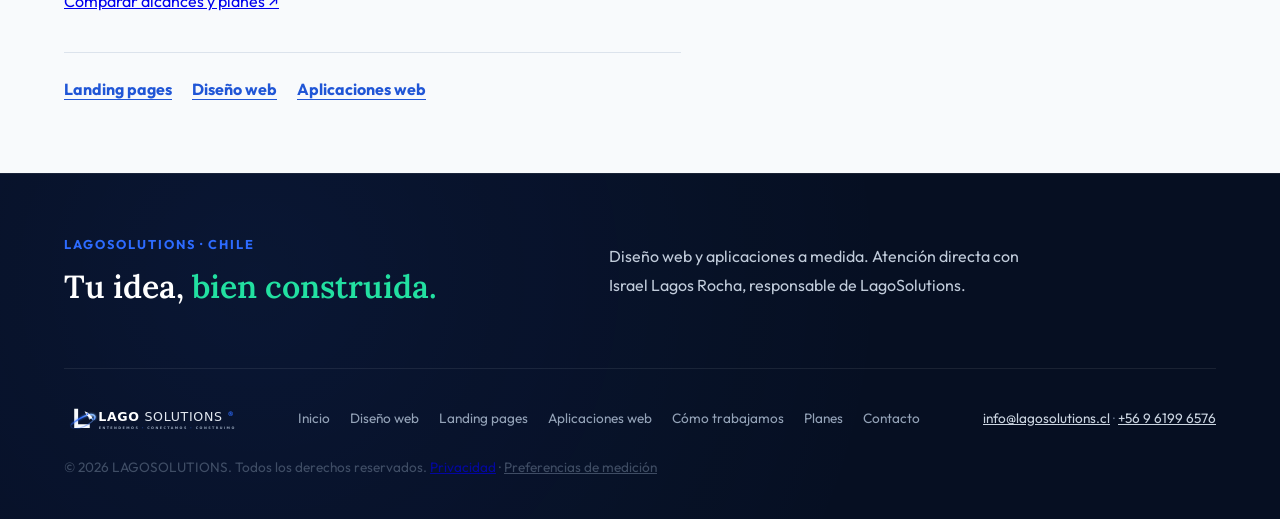
<file: proyecto-logos.html>
<!DOCTYPE html>
<html lang="es" class="scroll-smooth">

<head>
    <meta charset="UTF-8">
    <meta name="viewport" content="width=device-width, initial-scale=1.0">

    <!-- Verificación de propiedad de Search Console: conservar tras verificar. -->
    <meta name="google-site-verification" content="otqK6gBoKtXs1qLqvSBu4ZYHfhelwF9oJdS4uYwjNAI">

    <meta name="google-site-verification" content="d18K-qKzhNdaKWMR3GTSmJj0WFKiIFLFtq4imGQ3gko">

    <!-- SEO Meta Tags -->
    <title>Logos Arquitectura: proyecto web | LagoSolutions</title>
    <meta name="description"
        content="Caso Logos Arquitectura: necesidad, experiencia construida, estado y evidencia del proyecto publicado por LagoSolutions.">
    <meta name="robots" content="index, follow">
    <meta name="author" content="LAGOSOLUTIONS">
    <link rel="canonical" href="https://www.lagosolutions.cl/proyecto-logos.html">

    <!-- Open Graph (WhatsApp, LinkedIn, Facebook) -->
    <meta property="og:type" content="website">
    <meta property="og:url" content="https://www.lagosolutions.cl/proyecto-logos.html">
    <meta property="og:title" content="Logos Arquitectura: proyecto web | LagoSolutions">
    <meta property="og:description"
        content="Caso Logos Arquitectura: necesidad, experiencia construida, estado y evidencia del proyecto publicado por LagoSolutions.">
    <meta property="og:image" content="https://www.lagosolutions.cl/assets/projects/logos-2026-10-17.jpg">
    <meta property="og:image:secure_url" content="https://www.lagosolutions.cl/assets/projects/logos-2026-10-17.jpg">

    <!-- Twitter Cards -->
    <meta name="twitter:card" content="summary_large_image">
    <meta name="twitter:title" content="Logos Arquitectura: proyecto web | LagoSolutions">
    <meta name="twitter:description"
        content="Caso Logos Arquitectura: necesidad, experiencia construida, estado y evidencia del proyecto publicado por LagoSolutions.">
    <meta name="twitter:image" content="https://www.lagosolutions.cl/assets/projects/logos-2026-10-17.jpg">

    <!-- Favicon -->
    <link rel="icon" type="image/svg+xml" href="favicon.svg">

    <!-- Google Fonts -->
    <link rel="preconnect" href="https://fonts.googleapis.com">
    <link rel="preconnect" href="https://fonts.gstatic.com" crossorigin>
    <link href="https://fonts.googleapis.com/css2?family=Lora:ital,wght@0,400..700;1,400..700&family=Outfit:wght@300;400;500;600;700;800;900&display=swap" rel="stylesheet">

    <!-- Stylesheet with Cache Buster Version -->
    <link rel="stylesheet" href="style.css?v=4.0.1">

    <!-- Schema.org Markup -->
    

<script type="application/ld+json">{"@context": "https://schema.org", "@type": "CreativeWork", "name": "Logos Arquitectura — proyecto web", "url": "https://www.lagosolutions.cl/proyecto-logos.html", "description": "Caso Logos Arquitectura: necesidad, experiencia construida, estado y evidencia del proyecto publicado por LagoSolutions.", "image": "https://www.lagosolutions.cl/assets/projects/logos-2026-10-17.jpg", "creator": {"@type": "Organization", "name": "LagoSolutions", "url": "https://www.lagosolutions.cl/"}}</script>
</head>

<body>

    <!-- Skip Link for Keyboard Accessibility -->
    <a href="#main-content" class="skip-link">Saltar al contenido principal</a>

    <!-- Fallback NoScript: Asegura lectura y navegación esencial si JS está desactivado -->
    <noscript>
        <div class="noscript-banner">
            <p><strong>LAGOSOLUTIONS:</strong> Modo de lectura directa activado. Todo el contenido comercial, casos y opciones de contacto son accesibles.</p>
        </div>
    </noscript>

    <!-- BARRA DE NAVEGACIÓN -->
    <nav class="navbar">
        <div class="nav-container">
            <a href="/#" class="nav-brand" aria-label="LAGOSOLUTIONS Inicio">
                <img src="assets/brand/logo-light.svg" alt="LAGOSOLUTIONS - Entendemos · Conectamos · Construimos" class="nav-logo-img" width="200" height="42">
            </a>
            
            <ul class="nav-menu">
                <li><a href="/#que-podemos-hacer">SERVICIOS</a></li>
                <li><a href="/#proyectos">PROYECTOS</a></li>
                <li><a href="/#planes">PLANES</a></li>
                <li><a href="/#que-ocurre-diagnostico">CÓMO TRABAJAMOS</a></li>
                <li><a href="/#contacto">CONTACTO</a></li>
            </ul>

            <div class="nav-cta">
                <button type="button" class="btn-pill-navy trigger-modal" id="nav-cta-btn">
                    COTIZAR MI PROYECTO
                </button>
            </div>

            <!-- Botón Hamburguesa Móvil -->
            <button type="button" class="mobile-menu-btn" id="mobile-menu-btn" aria-controls="mobile-menu-drawer" aria-label="Abrir menú de navegación" aria-expanded="false">
                <span class="burger-bar"></span>
                <span class="burger-bar"></span>
                <span class="burger-bar"></span>
            </button>
        </div>
    </nav>

    <!-- Menú Desplegable Móvil -->
    <div class="mobile-menu-drawer" id="mobile-menu-drawer" aria-hidden="true" inert role="dialog" aria-modal="true" aria-label="Navegación">
        <div class="mobile-drawer-header">
            <img src="assets/brand/logo-light.svg" alt="LAGOSOLUTIONS" class="nav-logo-img" style="height: 32px; width: auto;">
            <button type="button" class="mobile-drawer-close" id="mobile-drawer-close" aria-label="Cerrar menú">&times;</button>
        </div>
        <ul class="mobile-drawer-links">
            <li><a href="/#que-podemos-hacer" class="mobile-link">Servicios</a></li>
            <li><a href="/#proyectos" class="mobile-link">Proyectos reales</a></li>
            <li><a href="/#planes" class="mobile-link">Comparar planes</a></li>
            <li><a href="/#que-ocurre-diagnostico" class="mobile-link">Cómo trabajamos</a></li>
            <li><a href="/#contacto" class="mobile-link">Contacto</a></li>
        </ul>
        <div class="mobile-drawer-footer">
            <button type="button" class="btn-pill-navy btn-full trigger-modal mobile-cta-trigger">
                COTIZAR MI PROYECTO
            </button>
        </div>
    </div>

    <!-- MAIN WRAPPER -->
<main id="main-content" class="secondary-main"><header class="secondary-hero"><div class="container"><a class="breadcrumb" href="/#proyectos">← Todos los proyectos</a><p class="hero-eyebrow">CASO DE PROYECTO · Reconocimiento Oficial e infraestructura educacional</p><h1>Logos Arquitectura: Una web que orienta una consulta especializada.</h1><p>Una consulta sobre infraestructura educacional puede comenzar en momentos muy distintos: un establecimiento nuevo, una ampliación o una observación que requiere respuesta técnica. La web debe ayudar al visitante a reconocer su situación y encontrar el siguiente paso.</p><div class="hero-actions"><button type="button" class="btn-pill-navy trigger-modal">CONVERSEMOS SOBRE TU PROYECTO ↗</button><a class="text-action" href="https://logosarquitectura.cl/" target="_blank" rel="noopener">Explorar sitio en vivo ↗</a></div></div></header><div class="container service-content"><div class="service-copy"><section><h2>Cómo se organiza la información</h2><p>La portada centra la propuesta en asesoría para Reconocimiento Oficial. Los accesos separan evaluación, diseño y acompañamiento; otras páginas presentan apoyo técnico-pedagógico, arquitectura habitacional y gestión inmobiliaria.</p></section><section><h2>El recorrido de contacto</h2><p>Preguntas frecuentes y un proceso explicado en tres pasos acompañan la solicitud de revisión inicial. El contacto por WhatsApp permite iniciar una conversación con contexto, sin exigir documentación sensible en la primera interacción.</p></section><section><h2>Qué demuestra este proyecto</h2><p>Una web de servicios puede ordenar una oferta técnica sin convertir cada visita en la lectura de un documento extenso. La jerarquía de contenidos y las páginas por área ayudan a conectar una necesidad concreta con una consulta.</p></section><section><h2>Estado y evidencia</h2><p>Sitio público disponible. La asesoría no garantiza resoluciones favorables de una autoridad. No atribuimos contratos, conversiones ni resultados normativos a la web sin datos que lo respalden.</p></section><section><h2>¿Necesitas una solución para tu negocio?</h2><p>El alcance depende de las tareas y contenidos que necesita tu proyecto. Este caso muestra una implementación concreta; no implica que todas sus funciones estén incluidas en cada plan.</p><a href="/#comparar-planes">Comparar alcances y planes ↗</a></section><nav class="related-services" aria-label="Servicios relacionados"><a href="landing-pages.html">Landing pages</a><a href="diseno-web.html">Diseño web</a><a href="aplicaciones-web.html">Aplicaciones web</a></nav></div><aside class="service-example"><a href="https://logosarquitectura.cl/" target="_blank" rel="noopener"><img src="assets/projects/logos-2026-10-17.jpg" alt="Vista publicada de Logos Arquitectura" width="1280" height="720"><span>Ver Logos Arquitectura en vivo ↗</span></a><p>Captura de referencia. El sitio puede evolucionar después de esta revisión.</p><button type="button" class="btn-pill-navy trigger-modal">CUÉNTANOS TU IDEA</button></aside></div></main>

    <!-- FOOTER V3.1 MAESTRO -->
    <footer id="nosotros" class="footer-banner">
        <div class="container">
            <div class="footer-top footer-compact">
 <div><p class="footer-statement-small">LAGOSOLUTIONS · CHILE</p><h2 class="footer-statement-large">Tu idea, <span class="accent-green">bien construida.</span></h2></div>
 <p class="footer-intro">Diseño web y aplicaciones a medida. Atención directa con Israel Lagos Rocha, responsable de LagoSolutions.</p>
 </div>
            <div class="footer-bottom">
                <div class="footer-brand-meta">
                    <div class="footer-logo">
                        <img src="assets/brand/logo-light.svg" alt="LAGOSOLUTIONS" style="height: 36px; width: auto;">
                    </div>
                </div>
                
                <div class="footer-links"><a href="/">Inicio</a><a href="diseno-web.html">Diseño web</a><a href="landing-pages.html">Landing pages</a><a href="aplicaciones-web.html">Aplicaciones web</a><a href="metodologia.html">Cómo trabajamos</a><a href="/#planes">Planes</a><a href="/#contacto">Contacto</a></div>
                
                <p class="footer-contact">
                    <a href="mailto:info@lagosolutions.cl">info@lagosolutions.cl</a>
                    <span aria-hidden="true"> · </span>
                    <a href="tel:+56961996576">+56 9 6199 6576</a>
                </p>

                <p style="opacity: 0.6;">&copy; 2026 LAGOSOLUTIONS. Todos los derechos reservados. <a href="privacidad.html">Privacidad</a> · <button type="button" class="measurement-settings" data-measurement-settings aria-controls="measurement-banner">Preferencias de medición</button></p>
            </div>
        </div>
    </footer>

    <!-- STICKY CTA FLOTANTE MÓVIL DISCRETO -->
    <div class="sticky-mobile-cta" id="sticky-mobile-cta">
        <button type="button" class="btn-pill-navy trigger-modal btn-full">
            COTIZAR MI PROYECTO →
        </button>
    </div>

    <!-- MODAL DE DIAGNÓSTICO B2B (HTML5 NATIVO <dialog>) -->
    <dialog id="diagnostic-modal" class="diagnostic-dialog" aria-labelledby="modal-title">
        <div class="modal-header">
            <span class="modal-badge">CONVERSEMOS SOBRE TU IDEA</span>
            <h3 id="modal-title">Cuéntanos tu proyecto</h3>
            <p class="modal-subtitle">Dinos qué necesitas construir o mejorar. Te ayudamos a definir el alcance.</p>
            <button type="button" class="modal-close-btn" id="modal-close-btn" aria-label="Cerrar ventana">&times;</button>
        </div>
        
        <form class="lead-form" id="real-diagnostic-form" action="#" method="POST">
            <div class="input-wrapper">
                <label for="modal-name" class="sr-only">Nombre Completo</label>
                <input type="text" id="modal-name" name="name" placeholder="Nombre completo" autocomplete="name" maxlength="120" required>
            </div>
            <div class="input-wrapper">
                <label for="modal-email" class="sr-only">Email / WhatsApp de Contacto</label>
                <input type="text" id="modal-email" name="email" placeholder="Email o WhatsApp de contacto" maxlength="150" required>
            </div>
            <div class="input-wrapper">
                <label for="modal-channel" class="form-label-bold">Canal preferido de contacto:</label>
                <select id="modal-channel" name="channel" class="b2b-select">
                    <option value="WhatsApp" selected>WhatsApp (Prepararemos el mensaje para enviar)</option>
                    <option value="Email">Email (Prepararemos un correo para que lo envíes)</option>
                </select>
            </div>
            <div class="input-wrapper">
                <label for="modal-problem" class="sr-only">Cuéntanos qué necesitas construir o mejorar</label>
                <textarea id="modal-problem" name="problem" rows="3" placeholder="Cuéntanos qué necesitas construir o mejorar..." class="b2b-textarea" required></textarea>
            </div>
<details class="inquiry-optional"><summary>Añadir contexto (opcional)</summary>
            <div class="input-wrapper">
                <label for="modal-company" class="sr-only">Empresa o emprendimiento (opcional)</label>
                <input type="text" id="modal-company" name="company" placeholder="Empresa o emprendimiento (opcional)" autocomplete="organization" maxlength="150">
            </div>
            <div class="input-wrapper">
                <label for="modal-website" class="sr-only">Sitio Web Actual (Opcional)</label>
                <input type="url" id="modal-website" name="website" placeholder="Sitio web actual (opcional)">
            </div>
            <div class="input-wrapper">
                <label for="modal-plan" class="form-label-bold">Plan o solución de interés preliminar:</label>
                <select id="modal-plan" name="plan" class="b2b-select">
                    <option value="Sin definir / Necesito evaluación previa" selected>Todavía no sé qué plan necesito</option>
                    <option value="PLAN START ($200.000) — Landing enfocada en contacto">PLAN START ($200.000) — Landing enfocada en contacto</option>
                    <option value="PLAN COMERCIAL ($400.000) — Web Corporativa (Hasta 5 págs)">PLAN COMERCIAL ($400.000) — Web Corporativa (Hasta 5 págs)</option>
                    <option value="PLAN GROWTH ($700.000) — Sistema Web + Leads">PLAN GROWTH ($700.000) — Sistema Web + Base de Datos Leads</option>
                    <option value="PLAN PRO ($1.000.000) — Plataforma Comercial + CMS + Dashboard">PLAN PRO ($1.000.000) — Plataforma Comercial + CMS + Dashboard</option>
                    <option value="PROYECTO A MEDIDA (Desde $1.500.000) — Software / SaaS / API">PROYECTO A MEDIDA (Desde $1.500.000) — Software / SaaS / API</option>
                </select>
            </div>
            <div class="input-wrapper">
                <label for="modal-goal" class="form-label-bold">¿Qué necesitas?</label>
                <select id="modal-goal" name="goal" class="b2b-select">
                    <option value="Quiero orientación para definir mi proyecto" selected>Quiero orientación para definir mi proyecto</option>
                    <option value="CAPTACIÓN — Generar más prospectos y consultas">CAPTACIÓN (Generar más consultas)</option>
                    <option value="VENTAS — Mejorar seguimiento y tiempos de cotización">VENTAS (Mejorar seguimiento de cotizaciones)</option>
                    <option value="OPERACIÓN — Reducir tareas manuales repetitivas">OPERACIÓN (Reducir tareas manuales del equipo)</option>
                    <option value="DATOS — Ordenar información dispersa para decidir mejor">DATOS (Ordenar planillas e información dispersa)</option>
                    <option value="WEB — Crear o renovar mi página">WEB (Crear o renovar mi página)</option>
                    <option value="INTEGRACIÓN — Conectar herramientas que trabajan separadas">INTEGRACIÓN (Conectar herramientas separadas)</option>
                </select>
            </div>
</details>
            <!-- Canal de Envío -->
            <div class="submit-action-group">
                <button type="submit" id="submit-form-btn" class="btn-pill-navy btn-full">
                    PREPARAR MI CONSULTA
                </button>
            </div>

            <!-- Mensaje de Feedback Real -->
            <div id="form-feedback-msg" class="form-feedback-msg hidden" aria-live="polite"></div>
        </form>
        <p class="modal-footer-text">El formulario prepara tu mensaje. Debes enviarlo desde WhatsApp o tu aplicación de correo. Conversación inicial sin compromiso.</p>
    </dialog>

    <aside id="measurement-banner" class="measurement-banner" role="region" aria-labelledby="measurement-title" hidden>
        <div><strong id="measurement-title">Medición de visitas</strong><p>Con tu permiso usamos Google Analytics para conocer las visitas y los clics de contacto. Puedes cambiar tu elección al pie de la página. <a href="privacidad.html">Ver privacidad</a>.</p></div>
        <div class="measurement-actions"><button type="button" id="measurement-reject">Rechazar</button><button type="button" id="measurement-accept">Aceptar medición</button></div>
    </aside>
    <p id="measurement-status" class="sr-only" role="status"></p>

    <!-- GSAP & ScrollTrigger CDN (Capa de Mejora Progresiva Opcional) -->

    <!-- MÓDULOS INDEPENDIENTES V3.1 -->





    <script src="js/analytics.js?v=1.0.2" defer></script>
    <script src="js/commercial-events.js?v=1.0.1" defer></script>

    <!-- SCRIPT PRINCIPAL CORE -->
    <script src="script.js?v=4.0.0" defer></script>
</body>

</html>
</file>
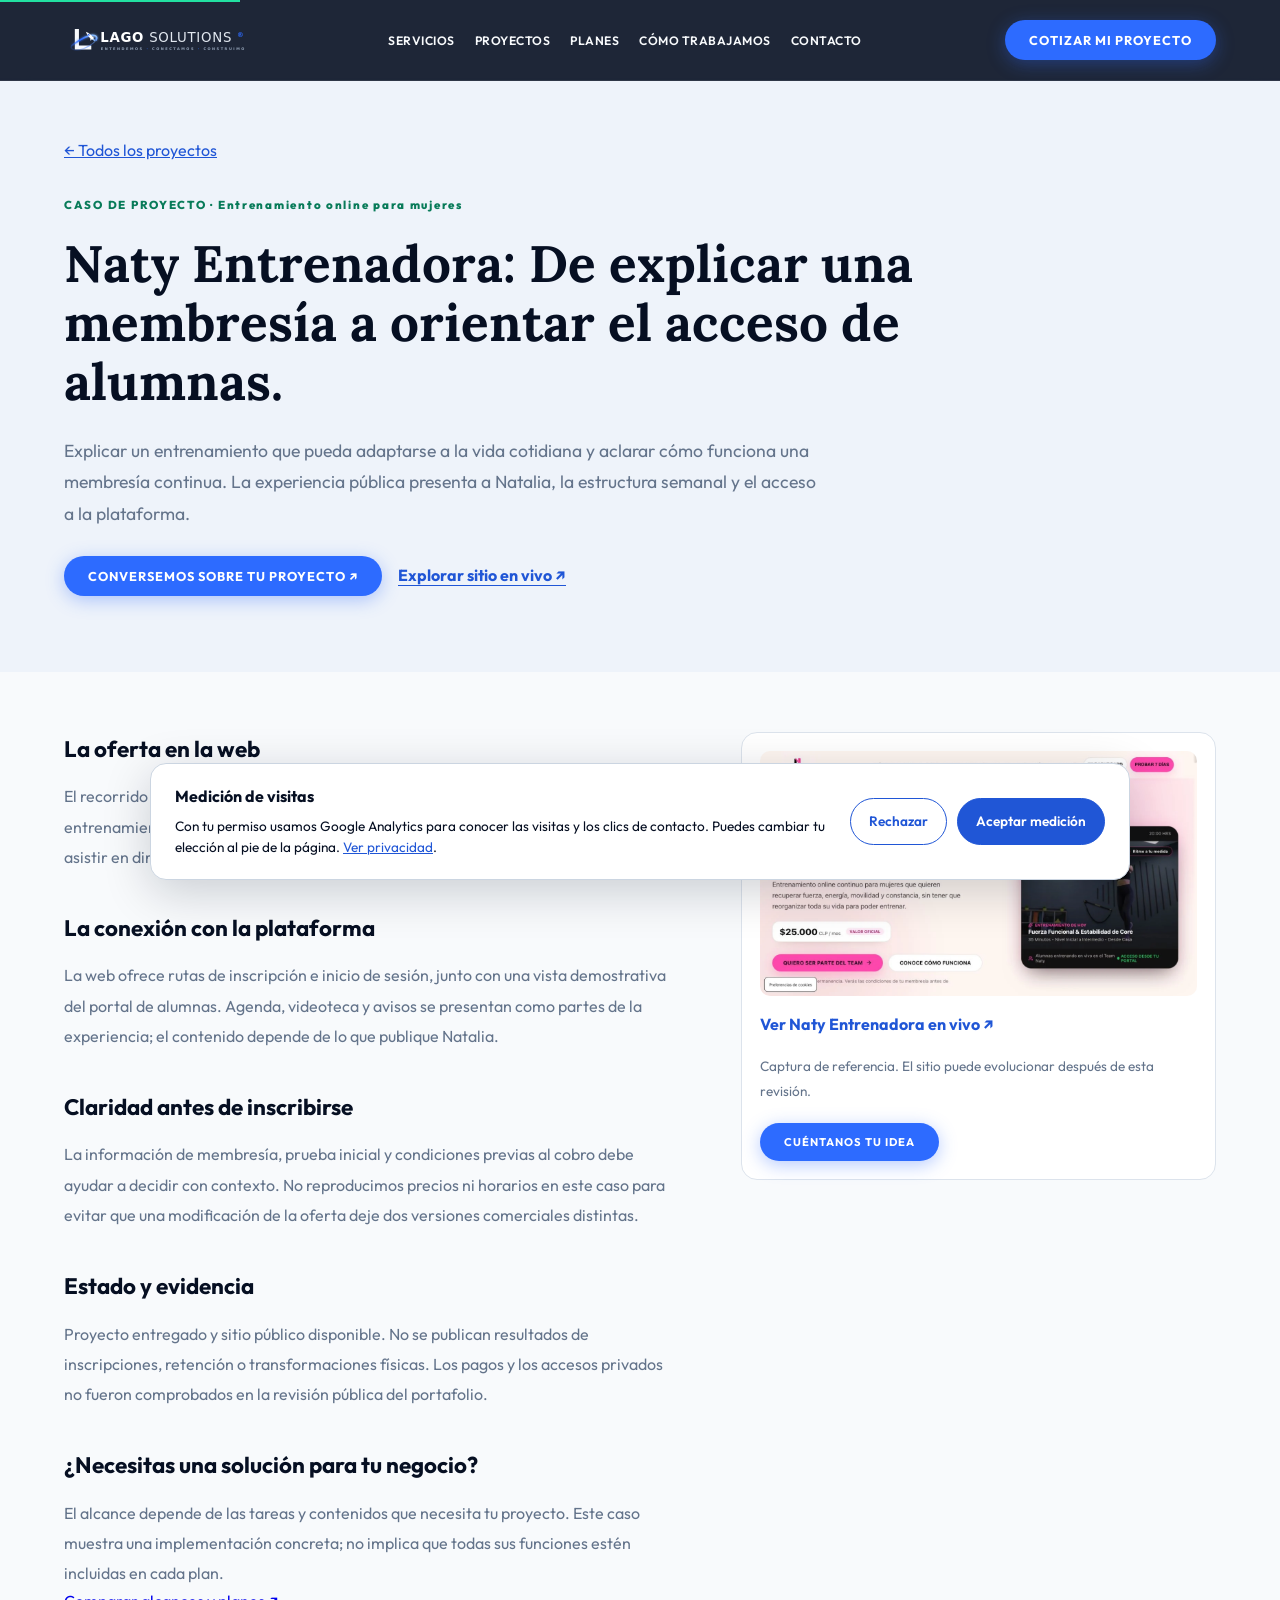
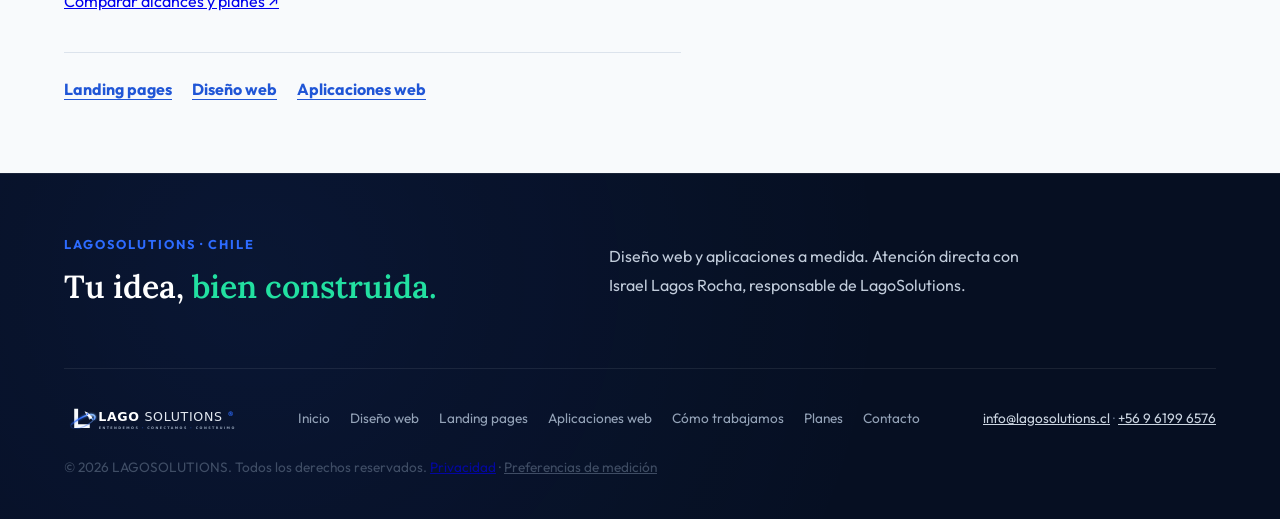
<file: proyecto-naty.html>
<!DOCTYPE html>
<html lang="es" class="scroll-smooth">

<head>
    <meta charset="UTF-8">
    <meta name="viewport" content="width=device-width, initial-scale=1.0">

    <!-- Verificación de propiedad de Search Console: conservar tras verificar. -->
    <meta name="google-site-verification" content="otqK6gBoKtXs1qLqvSBu4ZYHfhelwF9oJdS4uYwjNAI">

    <meta name="google-site-verification" content="d18K-qKzhNdaKWMR3GTSmJj0WFKiIFLFtq4imGQ3gko">

    <!-- SEO Meta Tags -->
    <title>Naty Entrenadora: proyecto web | LagoSolutions</title>
    <meta name="description"
        content="Caso Naty Entrenadora: necesidad, experiencia construida, estado y evidencia del proyecto publicado por LagoSolutions.">
    <meta name="robots" content="index, follow">
    <meta name="author" content="LAGOSOLUTIONS">
    <link rel="canonical" href="https://www.lagosolutions.cl/proyecto-naty.html">

    <!-- Open Graph (WhatsApp, LinkedIn, Facebook) -->
    <meta property="og:type" content="website">
    <meta property="og:url" content="https://www.lagosolutions.cl/proyecto-naty.html">
    <meta property="og:title" content="Naty Entrenadora: proyecto web | LagoSolutions">
    <meta property="og:description"
        content="Caso Naty Entrenadora: necesidad, experiencia construida, estado y evidencia del proyecto publicado por LagoSolutions.">
    <meta property="og:image" content="https://www.lagosolutions.cl/assets/projects/naty.webp">
    <meta property="og:image:secure_url" content="https://www.lagosolutions.cl/assets/projects/naty.webp">

    <!-- Twitter Cards -->
    <meta name="twitter:card" content="summary_large_image">
    <meta name="twitter:title" content="Naty Entrenadora: proyecto web | LagoSolutions">
    <meta name="twitter:description"
        content="Caso Naty Entrenadora: necesidad, experiencia construida, estado y evidencia del proyecto publicado por LagoSolutions.">
    <meta name="twitter:image" content="https://www.lagosolutions.cl/assets/projects/naty.webp">

    <!-- Favicon -->
    <link rel="icon" type="image/svg+xml" href="favicon.svg">

    <!-- Google Fonts -->
    <link rel="preconnect" href="https://fonts.googleapis.com">
    <link rel="preconnect" href="https://fonts.gstatic.com" crossorigin>
    <link href="https://fonts.googleapis.com/css2?family=Lora:ital,wght@0,400..700;1,400..700&family=Outfit:wght@300;400;500;600;700;800;900&display=swap" rel="stylesheet">

    <!-- Stylesheet with Cache Buster Version -->
    <link rel="stylesheet" href="style.css?v=4.0.1">

    <!-- Schema.org Markup -->
    

<script type="application/ld+json">{"@context": "https://schema.org", "@type": "CreativeWork", "name": "Naty Entrenadora — proyecto web", "url": "https://www.lagosolutions.cl/proyecto-naty.html", "description": "Caso Naty Entrenadora: necesidad, experiencia construida, estado y evidencia del proyecto publicado por LagoSolutions.", "image": "https://www.lagosolutions.cl/assets/projects/naty.webp", "creator": {"@type": "Organization", "name": "LagoSolutions", "url": "https://www.lagosolutions.cl/"}}</script>
</head>

<body>

    <!-- Skip Link for Keyboard Accessibility -->
    <a href="#main-content" class="skip-link">Saltar al contenido principal</a>

    <!-- Fallback NoScript: Asegura lectura y navegación esencial si JS está desactivado -->
    <noscript>
        <div class="noscript-banner">
            <p><strong>LAGOSOLUTIONS:</strong> Modo de lectura directa activado. Todo el contenido comercial, casos y opciones de contacto son accesibles.</p>
        </div>
    </noscript>

    <!-- BARRA DE NAVEGACIÓN -->
    <nav class="navbar">
        <div class="nav-container">
            <a href="/#" class="nav-brand" aria-label="LAGOSOLUTIONS Inicio">
                <img src="assets/brand/logo-light.svg" alt="LAGOSOLUTIONS - Entendemos · Conectamos · Construimos" class="nav-logo-img" width="200" height="42">
            </a>
            
            <ul class="nav-menu">
                <li><a href="/#que-podemos-hacer">SERVICIOS</a></li>
                <li><a href="/#proyectos">PROYECTOS</a></li>
                <li><a href="/#planes">PLANES</a></li>
                <li><a href="/#que-ocurre-diagnostico">CÓMO TRABAJAMOS</a></li>
                <li><a href="/#contacto">CONTACTO</a></li>
            </ul>

            <div class="nav-cta">
                <button type="button" class="btn-pill-navy trigger-modal" id="nav-cta-btn">
                    COTIZAR MI PROYECTO
                </button>
            </div>

            <!-- Botón Hamburguesa Móvil -->
            <button type="button" class="mobile-menu-btn" id="mobile-menu-btn" aria-controls="mobile-menu-drawer" aria-label="Abrir menú de navegación" aria-expanded="false">
                <span class="burger-bar"></span>
                <span class="burger-bar"></span>
                <span class="burger-bar"></span>
            </button>
        </div>
    </nav>

    <!-- Menú Desplegable Móvil -->
    <div class="mobile-menu-drawer" id="mobile-menu-drawer" aria-hidden="true" inert role="dialog" aria-modal="true" aria-label="Navegación">
        <div class="mobile-drawer-header">
            <img src="assets/brand/logo-light.svg" alt="LAGOSOLUTIONS" class="nav-logo-img" style="height: 32px; width: auto;">
            <button type="button" class="mobile-drawer-close" id="mobile-drawer-close" aria-label="Cerrar menú">&times;</button>
        </div>
        <ul class="mobile-drawer-links">
            <li><a href="/#que-podemos-hacer" class="mobile-link">Servicios</a></li>
            <li><a href="/#proyectos" class="mobile-link">Proyectos reales</a></li>
            <li><a href="/#planes" class="mobile-link">Comparar planes</a></li>
            <li><a href="/#que-ocurre-diagnostico" class="mobile-link">Cómo trabajamos</a></li>
            <li><a href="/#contacto" class="mobile-link">Contacto</a></li>
        </ul>
        <div class="mobile-drawer-footer">
            <button type="button" class="btn-pill-navy btn-full trigger-modal mobile-cta-trigger">
                COTIZAR MI PROYECTO
            </button>
        </div>
    </div>

    <!-- MAIN WRAPPER -->
<main id="main-content" class="secondary-main"><header class="secondary-hero"><div class="container"><a class="breadcrumb" href="/#proyectos">← Todos los proyectos</a><p class="hero-eyebrow">CASO DE PROYECTO · Entrenamiento online para mujeres</p><h1>Naty Entrenadora: De explicar una membresía a orientar el acceso de alumnas.</h1><p>Explicar un entrenamiento que pueda adaptarse a la vida cotidiana y aclarar cómo funciona una membresía continua. La experiencia pública presenta a Natalia, la estructura semanal y el acceso a la plataforma.</p><div class="hero-actions"><button type="button" class="btn-pill-navy trigger-modal">CONVERSEMOS SOBRE TU PROYECTO ↗</button><a class="text-action" href="https://natyentrenadora.com/" target="_blank" rel="noopener">Explorar sitio en vivo ↗</a></div></div></header><div class="container service-content"><div class="service-copy"><section><h2>La oferta en la web</h2><p>El recorrido reúne metodología, dos clases en vivo por semana, biblioteca de entrenamientos y preguntas frecuentes. Las secciones explican diferencias entre asistir en directo y entrenar al propio ritmo.</p></section><section><h2>La conexión con la plataforma</h2><p>La web ofrece rutas de inscripción e inicio de sesión, junto con una vista demostrativa del portal de alumnas. Agenda, videoteca y avisos se presentan como partes de la experiencia; el contenido depende de lo que publique Natalia.</p></section><section><h2>Claridad antes de inscribirse</h2><p>La información de membresía, prueba inicial y condiciones previas al cobro debe ayudar a decidir con contexto. No reproducimos precios ni horarios en este caso para evitar que una modificación de la oferta deje dos versiones comerciales distintas.</p></section><section><h2>Estado y evidencia</h2><p>Proyecto entregado y sitio público disponible. No se publican resultados de inscripciones, retención o transformaciones físicas. Los pagos y los accesos privados no fueron comprobados en la revisión pública del portafolio.</p></section><section><h2>¿Necesitas una solución para tu negocio?</h2><p>El alcance depende de las tareas y contenidos que necesita tu proyecto. Este caso muestra una implementación concreta; no implica que todas sus funciones estén incluidas en cada plan.</p><a href="/#comparar-planes">Comparar alcances y planes ↗</a></section><nav class="related-services" aria-label="Servicios relacionados"><a href="landing-pages.html">Landing pages</a><a href="diseno-web.html">Diseño web</a><a href="aplicaciones-web.html">Aplicaciones web</a></nav></div><aside class="service-example"><a href="https://natyentrenadora.com/" target="_blank" rel="noopener"><img src="assets/projects/naty.webp" alt="Vista publicada de Naty Entrenadora" width="1280" height="720"><span>Ver Naty Entrenadora en vivo ↗</span></a><p>Captura de referencia. El sitio puede evolucionar después de esta revisión.</p><button type="button" class="btn-pill-navy trigger-modal">CUÉNTANOS TU IDEA</button></aside></div></main>

    <!-- FOOTER V3.1 MAESTRO -->
    <footer id="nosotros" class="footer-banner">
        <div class="container">
            <div class="footer-top footer-compact">
 <div><p class="footer-statement-small">LAGOSOLUTIONS · CHILE</p><h2 class="footer-statement-large">Tu idea, <span class="accent-green">bien construida.</span></h2></div>
 <p class="footer-intro">Diseño web y aplicaciones a medida. Atención directa con Israel Lagos Rocha, responsable de LagoSolutions.</p>
 </div>
            <div class="footer-bottom">
                <div class="footer-brand-meta">
                    <div class="footer-logo">
                        <img src="assets/brand/logo-light.svg" alt="LAGOSOLUTIONS" style="height: 36px; width: auto;">
                    </div>
                </div>
                
                <div class="footer-links"><a href="/">Inicio</a><a href="diseno-web.html">Diseño web</a><a href="landing-pages.html">Landing pages</a><a href="aplicaciones-web.html">Aplicaciones web</a><a href="metodologia.html">Cómo trabajamos</a><a href="/#planes">Planes</a><a href="/#contacto">Contacto</a></div>
                
                <p class="footer-contact">
                    <a href="mailto:info@lagosolutions.cl">info@lagosolutions.cl</a>
                    <span aria-hidden="true"> · </span>
                    <a href="tel:+56961996576">+56 9 6199 6576</a>
                </p>

                <p style="opacity: 0.6;">&copy; 2026 LAGOSOLUTIONS. Todos los derechos reservados. <a href="privacidad.html">Privacidad</a> · <button type="button" class="measurement-settings" data-measurement-settings aria-controls="measurement-banner">Preferencias de medición</button></p>
            </div>
        </div>
    </footer>

    <!-- STICKY CTA FLOTANTE MÓVIL DISCRETO -->
    <div class="sticky-mobile-cta" id="sticky-mobile-cta">
        <button type="button" class="btn-pill-navy trigger-modal btn-full">
            COTIZAR MI PROYECTO →
        </button>
    </div>

    <!-- MODAL DE DIAGNÓSTICO B2B (HTML5 NATIVO <dialog>) -->
    <dialog id="diagnostic-modal" class="diagnostic-dialog" aria-labelledby="modal-title">
        <div class="modal-header">
            <span class="modal-badge">CONVERSEMOS SOBRE TU IDEA</span>
            <h3 id="modal-title">Cuéntanos tu proyecto</h3>
            <p class="modal-subtitle">Dinos qué necesitas construir o mejorar. Te ayudamos a definir el alcance.</p>
            <button type="button" class="modal-close-btn" id="modal-close-btn" aria-label="Cerrar ventana">&times;</button>
        </div>
        
        <form class="lead-form" id="real-diagnostic-form" action="#" method="POST">
            <div class="input-wrapper">
                <label for="modal-name" class="sr-only">Nombre Completo</label>
                <input type="text" id="modal-name" name="name" placeholder="Nombre completo" autocomplete="name" maxlength="120" required>
            </div>
            <div class="input-wrapper">
                <label for="modal-email" class="sr-only">Email / WhatsApp de Contacto</label>
                <input type="text" id="modal-email" name="email" placeholder="Email o WhatsApp de contacto" maxlength="150" required>
            </div>
            <div class="input-wrapper">
                <label for="modal-channel" class="form-label-bold">Canal preferido de contacto:</label>
                <select id="modal-channel" name="channel" class="b2b-select">
                    <option value="WhatsApp" selected>WhatsApp (Prepararemos el mensaje para enviar)</option>
                    <option value="Email">Email (Prepararemos un correo para que lo envíes)</option>
                </select>
            </div>
            <div class="input-wrapper">
                <label for="modal-problem" class="sr-only">Cuéntanos qué necesitas construir o mejorar</label>
                <textarea id="modal-problem" name="problem" rows="3" placeholder="Cuéntanos qué necesitas construir o mejorar..." class="b2b-textarea" required></textarea>
            </div>
<details class="inquiry-optional"><summary>Añadir contexto (opcional)</summary>
            <div class="input-wrapper">
                <label for="modal-company" class="sr-only">Empresa o emprendimiento (opcional)</label>
                <input type="text" id="modal-company" name="company" placeholder="Empresa o emprendimiento (opcional)" autocomplete="organization" maxlength="150">
            </div>
            <div class="input-wrapper">
                <label for="modal-website" class="sr-only">Sitio Web Actual (Opcional)</label>
                <input type="url" id="modal-website" name="website" placeholder="Sitio web actual (opcional)">
            </div>
            <div class="input-wrapper">
                <label for="modal-plan" class="form-label-bold">Plan o solución de interés preliminar:</label>
                <select id="modal-plan" name="plan" class="b2b-select">
                    <option value="Sin definir / Necesito evaluación previa" selected>Todavía no sé qué plan necesito</option>
                    <option value="PLAN START ($200.000) — Landing enfocada en contacto">PLAN START ($200.000) — Landing enfocada en contacto</option>
                    <option value="PLAN COMERCIAL ($400.000) — Web Corporativa (Hasta 5 págs)">PLAN COMERCIAL ($400.000) — Web Corporativa (Hasta 5 págs)</option>
                    <option value="PLAN GROWTH ($700.000) — Sistema Web + Leads">PLAN GROWTH ($700.000) — Sistema Web + Base de Datos Leads</option>
                    <option value="PLAN PRO ($1.000.000) — Plataforma Comercial + CMS + Dashboard">PLAN PRO ($1.000.000) — Plataforma Comercial + CMS + Dashboard</option>
                    <option value="PROYECTO A MEDIDA (Desde $1.500.000) — Software / SaaS / API">PROYECTO A MEDIDA (Desde $1.500.000) — Software / SaaS / API</option>
                </select>
            </div>
            <div class="input-wrapper">
                <label for="modal-goal" class="form-label-bold">¿Qué necesitas?</label>
                <select id="modal-goal" name="goal" class="b2b-select">
                    <option value="Quiero orientación para definir mi proyecto" selected>Quiero orientación para definir mi proyecto</option>
                    <option value="CAPTACIÓN — Generar más prospectos y consultas">CAPTACIÓN (Generar más consultas)</option>
                    <option value="VENTAS — Mejorar seguimiento y tiempos de cotización">VENTAS (Mejorar seguimiento de cotizaciones)</option>
                    <option value="OPERACIÓN — Reducir tareas manuales repetitivas">OPERACIÓN (Reducir tareas manuales del equipo)</option>
                    <option value="DATOS — Ordenar información dispersa para decidir mejor">DATOS (Ordenar planillas e información dispersa)</option>
                    <option value="WEB — Crear o renovar mi página">WEB (Crear o renovar mi página)</option>
                    <option value="INTEGRACIÓN — Conectar herramientas que trabajan separadas">INTEGRACIÓN (Conectar herramientas separadas)</option>
                </select>
            </div>
</details>
            <!-- Canal de Envío -->
            <div class="submit-action-group">
                <button type="submit" id="submit-form-btn" class="btn-pill-navy btn-full">
                    PREPARAR MI CONSULTA
                </button>
            </div>

            <!-- Mensaje de Feedback Real -->
            <div id="form-feedback-msg" class="form-feedback-msg hidden" aria-live="polite"></div>
        </form>
        <p class="modal-footer-text">El formulario prepara tu mensaje. Debes enviarlo desde WhatsApp o tu aplicación de correo. Conversación inicial sin compromiso.</p>
    </dialog>

    <aside id="measurement-banner" class="measurement-banner" role="region" aria-labelledby="measurement-title" hidden>
        <div><strong id="measurement-title">Medición de visitas</strong><p>Con tu permiso usamos Google Analytics para conocer las visitas y los clics de contacto. Puedes cambiar tu elección al pie de la página. <a href="privacidad.html">Ver privacidad</a>.</p></div>
        <div class="measurement-actions"><button type="button" id="measurement-reject">Rechazar</button><button type="button" id="measurement-accept">Aceptar medición</button></div>
    </aside>
    <p id="measurement-status" class="sr-only" role="status"></p>

    <!-- GSAP & ScrollTrigger CDN (Capa de Mejora Progresiva Opcional) -->

    <!-- MÓDULOS INDEPENDIENTES V3.1 -->





    <script src="js/analytics.js?v=1.0.2" defer></script>
    <script src="js/commercial-events.js?v=1.0.1" defer></script>

    <!-- SCRIPT PRINCIPAL CORE -->
    <script src="script.js?v=4.0.0" defer></script>
</body>

</html>
</file>
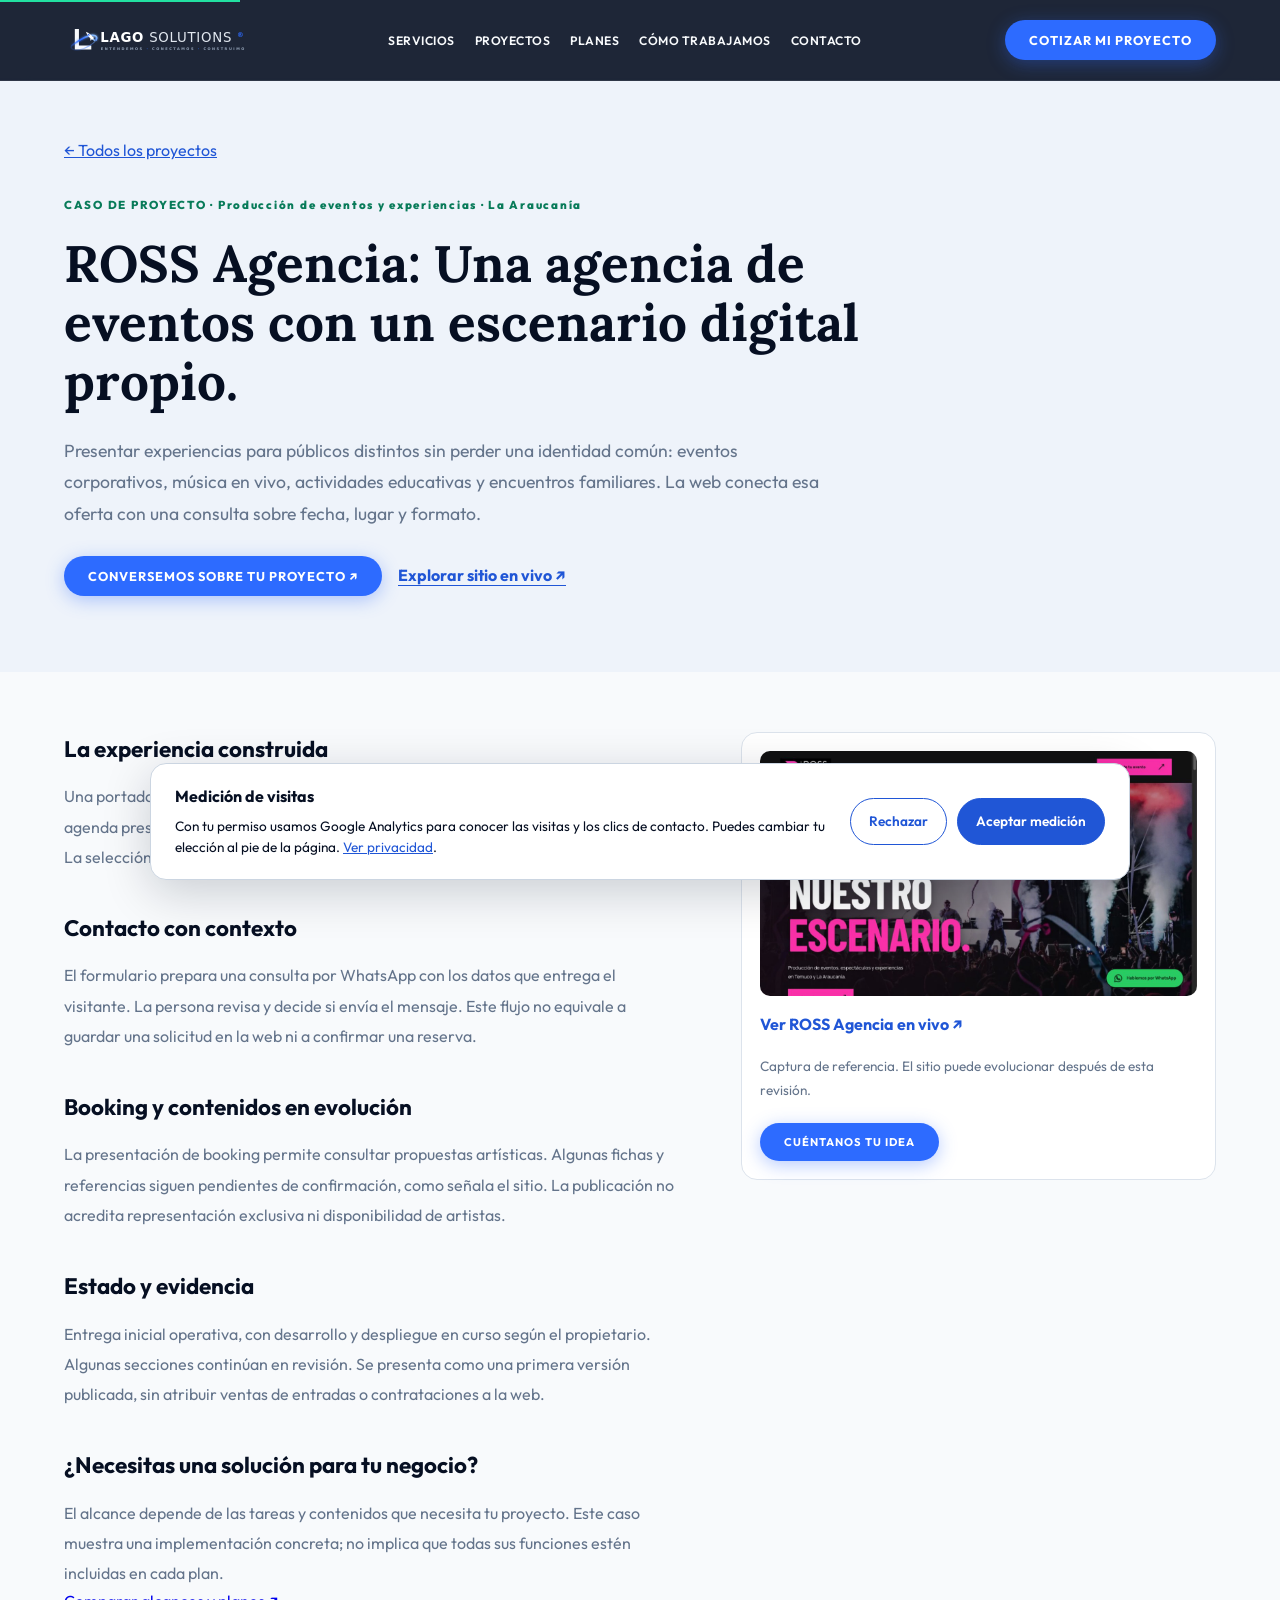
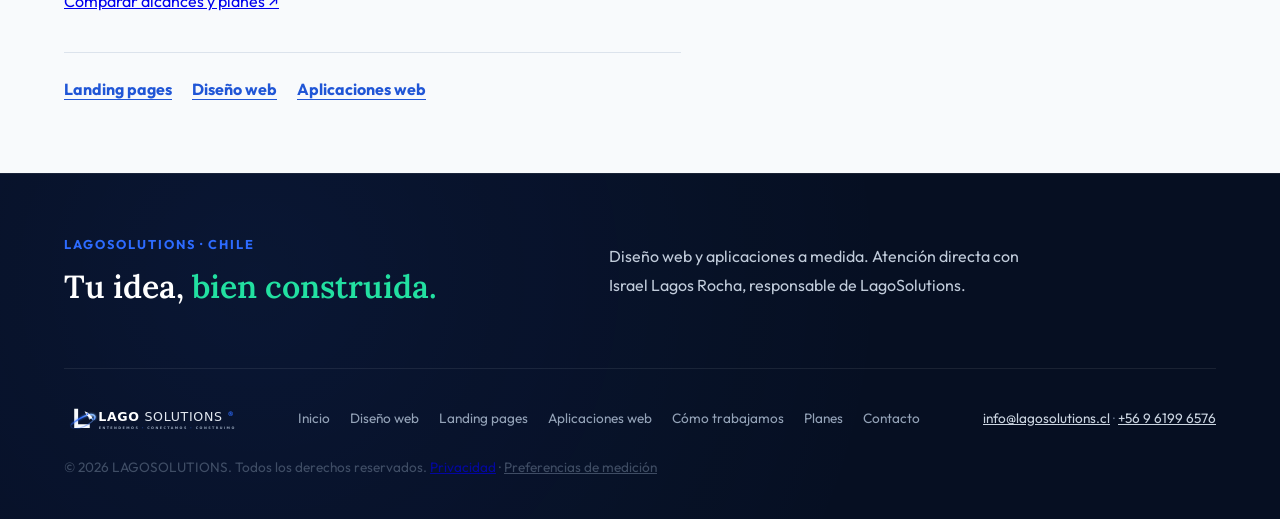
<file: proyecto-ross.html>
<!DOCTYPE html>
<html lang="es" class="scroll-smooth">

<head>
    <meta charset="UTF-8">
    <meta name="viewport" content="width=device-width, initial-scale=1.0">

    <!-- Verificación de propiedad de Search Console: conservar tras verificar. -->
    <meta name="google-site-verification" content="otqK6gBoKtXs1qLqvSBu4ZYHfhelwF9oJdS4uYwjNAI">

    <meta name="google-site-verification" content="d18K-qKzhNdaKWMR3GTSmJj0WFKiIFLFtq4imGQ3gko">

    <!-- SEO Meta Tags -->
    <title>ROSS Agencia: proyecto web | LagoSolutions</title>
    <meta name="description"
        content="Caso ROSS Agencia: necesidad, experiencia construida, estado y evidencia del proyecto publicado por LagoSolutions.">
    <meta name="robots" content="index, follow">
    <meta name="author" content="LAGOSOLUTIONS">
    <link rel="canonical" href="https://www.lagosolutions.cl/proyecto-ross.html">

    <!-- Open Graph (WhatsApp, LinkedIn, Facebook) -->
    <meta property="og:type" content="website">
    <meta property="og:url" content="https://www.lagosolutions.cl/proyecto-ross.html">
    <meta property="og:title" content="ROSS Agencia: proyecto web | LagoSolutions">
    <meta property="og:description"
        content="Caso ROSS Agencia: necesidad, experiencia construida, estado y evidencia del proyecto publicado por LagoSolutions.">
    <meta property="og:image" content="https://www.lagosolutions.cl/assets/projects/ross-2026-10-20.jpg">
    <meta property="og:image:secure_url" content="https://www.lagosolutions.cl/assets/projects/ross-2026-10-20.jpg">

    <!-- Twitter Cards -->
    <meta name="twitter:card" content="summary_large_image">
    <meta name="twitter:title" content="ROSS Agencia: proyecto web | LagoSolutions">
    <meta name="twitter:description"
        content="Caso ROSS Agencia: necesidad, experiencia construida, estado y evidencia del proyecto publicado por LagoSolutions.">
    <meta name="twitter:image" content="https://www.lagosolutions.cl/assets/projects/ross-2026-10-20.jpg">

    <!-- Favicon -->
    <link rel="icon" type="image/svg+xml" href="favicon.svg">

    <!-- Google Fonts -->
    <link rel="preconnect" href="https://fonts.googleapis.com">
    <link rel="preconnect" href="https://fonts.gstatic.com" crossorigin>
    <link href="https://fonts.googleapis.com/css2?family=Lora:ital,wght@0,400..700;1,400..700&family=Outfit:wght@300;400;500;600;700;800;900&display=swap" rel="stylesheet">

    <!-- Stylesheet with Cache Buster Version -->
    <link rel="stylesheet" href="style.css?v=4.0.1">

    <!-- Schema.org Markup -->
    

<script type="application/ld+json">{"@context": "https://schema.org", "@type": "CreativeWork", "name": "ROSS Agencia — proyecto web", "url": "https://www.lagosolutions.cl/proyecto-ross.html", "description": "Caso ROSS Agencia: necesidad, experiencia construida, estado y evidencia del proyecto publicado por LagoSolutions.", "image": "https://www.lagosolutions.cl/assets/projects/ross-2026-10-20.jpg", "creator": {"@type": "Organization", "name": "LagoSolutions", "url": "https://www.lagosolutions.cl/"}}</script>
</head>

<body>

    <!-- Skip Link for Keyboard Accessibility -->
    <a href="#main-content" class="skip-link">Saltar al contenido principal</a>

    <!-- Fallback NoScript: Asegura lectura y navegación esencial si JS está desactivado -->
    <noscript>
        <div class="noscript-banner">
            <p><strong>LAGOSOLUTIONS:</strong> Modo de lectura directa activado. Todo el contenido comercial, casos y opciones de contacto son accesibles.</p>
        </div>
    </noscript>

    <!-- BARRA DE NAVEGACIÓN -->
    <nav class="navbar">
        <div class="nav-container">
            <a href="/#" class="nav-brand" aria-label="LAGOSOLUTIONS Inicio">
                <img src="assets/brand/logo-light.svg" alt="LAGOSOLUTIONS - Entendemos · Conectamos · Construimos" class="nav-logo-img" width="200" height="42">
            </a>
            
            <ul class="nav-menu">
                <li><a href="/#que-podemos-hacer">SERVICIOS</a></li>
                <li><a href="/#proyectos">PROYECTOS</a></li>
                <li><a href="/#planes">PLANES</a></li>
                <li><a href="/#que-ocurre-diagnostico">CÓMO TRABAJAMOS</a></li>
                <li><a href="/#contacto">CONTACTO</a></li>
            </ul>

            <div class="nav-cta">
                <button type="button" class="btn-pill-navy trigger-modal" id="nav-cta-btn">
                    COTIZAR MI PROYECTO
                </button>
            </div>

            <!-- Botón Hamburguesa Móvil -->
            <button type="button" class="mobile-menu-btn" id="mobile-menu-btn" aria-controls="mobile-menu-drawer" aria-label="Abrir menú de navegación" aria-expanded="false">
                <span class="burger-bar"></span>
                <span class="burger-bar"></span>
                <span class="burger-bar"></span>
            </button>
        </div>
    </nav>

    <!-- Menú Desplegable Móvil -->
    <div class="mobile-menu-drawer" id="mobile-menu-drawer" aria-hidden="true" inert role="dialog" aria-modal="true" aria-label="Navegación">
        <div class="mobile-drawer-header">
            <img src="assets/brand/logo-light.svg" alt="LAGOSOLUTIONS" class="nav-logo-img" style="height: 32px; width: auto;">
            <button type="button" class="mobile-drawer-close" id="mobile-drawer-close" aria-label="Cerrar menú">&times;</button>
        </div>
        <ul class="mobile-drawer-links">
            <li><a href="/#que-podemos-hacer" class="mobile-link">Servicios</a></li>
            <li><a href="/#proyectos" class="mobile-link">Proyectos reales</a></li>
            <li><a href="/#planes" class="mobile-link">Comparar planes</a></li>
            <li><a href="/#que-ocurre-diagnostico" class="mobile-link">Cómo trabajamos</a></li>
            <li><a href="/#contacto" class="mobile-link">Contacto</a></li>
        </ul>
        <div class="mobile-drawer-footer">
            <button type="button" class="btn-pill-navy btn-full trigger-modal mobile-cta-trigger">
                COTIZAR MI PROYECTO
            </button>
        </div>
    </div>

    <!-- MAIN WRAPPER -->
<main id="main-content" class="secondary-main"><header class="secondary-hero"><div class="container"><a class="breadcrumb" href="/#proyectos">← Todos los proyectos</a><p class="hero-eyebrow">CASO DE PROYECTO · Producción de eventos y experiencias · La Araucanía</p><h1>ROSS Agencia: Una agencia de eventos con un escenario digital propio.</h1><p>Presentar experiencias para públicos distintos sin perder una identidad común: eventos corporativos, música en vivo, actividades educativas y encuentros familiares. La web conecta esa oferta con una consulta sobre fecha, lugar y formato.</p><div class="hero-actions"><button type="button" class="btn-pill-navy trigger-modal">CONVERSEMOS SOBRE TU PROYECTO ↗</button><a class="text-action" href="https://rossagencia.cl/" target="_blank" rel="noopener">Explorar sitio en vivo ↗</a></div></div></header><div class="container service-content"><div class="service-copy"><section><h2>La experiencia construida</h2><p>Una portada visual da entrada al catálogo y a páginas específicas por servicio. La agenda presenta programación y acceso a la ticketera externa cuando corresponde. La selección audiovisual permite explorar el trabajo compartido por la agencia.</p></section><section><h2>Contacto con contexto</h2><p>El formulario prepara una consulta por WhatsApp con los datos que entrega el visitante. La persona revisa y decide si envía el mensaje. Este flujo no equivale a guardar una solicitud en la web ni a confirmar una reserva.</p></section><section><h2>Booking y contenidos en evolución</h2><p>La presentación de booking permite consultar propuestas artísticas. Algunas fichas y referencias siguen pendientes de confirmación, como señala el sitio. La publicación no acredita representación exclusiva ni disponibilidad de artistas.</p></section><section><h2>Estado y evidencia</h2><p>Entrega inicial operativa, con desarrollo y despliegue en curso según el propietario. Algunas secciones continúan en revisión. Se presenta como una primera versión publicada, sin atribuir ventas de entradas o contrataciones a la web.</p></section><section><h2>¿Necesitas una solución para tu negocio?</h2><p>El alcance depende de las tareas y contenidos que necesita tu proyecto. Este caso muestra una implementación concreta; no implica que todas sus funciones estén incluidas en cada plan.</p><a href="/#comparar-planes">Comparar alcances y planes ↗</a></section><nav class="related-services" aria-label="Servicios relacionados"><a href="landing-pages.html">Landing pages</a><a href="diseno-web.html">Diseño web</a><a href="aplicaciones-web.html">Aplicaciones web</a></nav></div><aside class="service-example"><a href="https://rossagencia.cl/" target="_blank" rel="noopener"><img src="assets/projects/ross-2026-10-20.jpg" alt="Vista publicada de ROSS Agencia" width="1280" height="720"><span>Ver ROSS Agencia en vivo ↗</span></a><p>Captura de referencia. El sitio puede evolucionar después de esta revisión.</p><button type="button" class="btn-pill-navy trigger-modal">CUÉNTANOS TU IDEA</button></aside></div></main>

    <!-- FOOTER V3.1 MAESTRO -->
    <footer id="nosotros" class="footer-banner">
        <div class="container">
            <div class="footer-top footer-compact">
 <div><p class="footer-statement-small">LAGOSOLUTIONS · CHILE</p><h2 class="footer-statement-large">Tu idea, <span class="accent-green">bien construida.</span></h2></div>
 <p class="footer-intro">Diseño web y aplicaciones a medida. Atención directa con Israel Lagos Rocha, responsable de LagoSolutions.</p>
 </div>
            <div class="footer-bottom">
                <div class="footer-brand-meta">
                    <div class="footer-logo">
                        <img src="assets/brand/logo-light.svg" alt="LAGOSOLUTIONS" style="height: 36px; width: auto;">
                    </div>
                </div>
                
                <div class="footer-links"><a href="/">Inicio</a><a href="diseno-web.html">Diseño web</a><a href="landing-pages.html">Landing pages</a><a href="aplicaciones-web.html">Aplicaciones web</a><a href="metodologia.html">Cómo trabajamos</a><a href="/#planes">Planes</a><a href="/#contacto">Contacto</a></div>
                
                <p class="footer-contact">
                    <a href="mailto:info@lagosolutions.cl">info@lagosolutions.cl</a>
                    <span aria-hidden="true"> · </span>
                    <a href="tel:+56961996576">+56 9 6199 6576</a>
                </p>

                <p style="opacity: 0.6;">&copy; 2026 LAGOSOLUTIONS. Todos los derechos reservados. <a href="privacidad.html">Privacidad</a> · <button type="button" class="measurement-settings" data-measurement-settings aria-controls="measurement-banner">Preferencias de medición</button></p>
            </div>
        </div>
    </footer>

    <!-- STICKY CTA FLOTANTE MÓVIL DISCRETO -->
    <div class="sticky-mobile-cta" id="sticky-mobile-cta">
        <button type="button" class="btn-pill-navy trigger-modal btn-full">
            COTIZAR MI PROYECTO →
        </button>
    </div>

    <!-- MODAL DE DIAGNÓSTICO B2B (HTML5 NATIVO <dialog>) -->
    <dialog id="diagnostic-modal" class="diagnostic-dialog" aria-labelledby="modal-title">
        <div class="modal-header">
            <span class="modal-badge">CONVERSEMOS SOBRE TU IDEA</span>
            <h3 id="modal-title">Cuéntanos tu proyecto</h3>
            <p class="modal-subtitle">Dinos qué necesitas construir o mejorar. Te ayudamos a definir el alcance.</p>
            <button type="button" class="modal-close-btn" id="modal-close-btn" aria-label="Cerrar ventana">&times;</button>
        </div>
        
        <form class="lead-form" id="real-diagnostic-form" action="#" method="POST">
            <div class="input-wrapper">
                <label for="modal-name" class="sr-only">Nombre Completo</label>
                <input type="text" id="modal-name" name="name" placeholder="Nombre completo" autocomplete="name" maxlength="120" required>
            </div>
            <div class="input-wrapper">
                <label for="modal-email" class="sr-only">Email / WhatsApp de Contacto</label>
                <input type="text" id="modal-email" name="email" placeholder="Email o WhatsApp de contacto" maxlength="150" required>
            </div>
            <div class="input-wrapper">
                <label for="modal-channel" class="form-label-bold">Canal preferido de contacto:</label>
                <select id="modal-channel" name="channel" class="b2b-select">
                    <option value="WhatsApp" selected>WhatsApp (Prepararemos el mensaje para enviar)</option>
                    <option value="Email">Email (Prepararemos un correo para que lo envíes)</option>
                </select>
            </div>
            <div class="input-wrapper">
                <label for="modal-problem" class="sr-only">Cuéntanos qué necesitas construir o mejorar</label>
                <textarea id="modal-problem" name="problem" rows="3" placeholder="Cuéntanos qué necesitas construir o mejorar..." class="b2b-textarea" required></textarea>
            </div>
<details class="inquiry-optional"><summary>Añadir contexto (opcional)</summary>
            <div class="input-wrapper">
                <label for="modal-company" class="sr-only">Empresa o emprendimiento (opcional)</label>
                <input type="text" id="modal-company" name="company" placeholder="Empresa o emprendimiento (opcional)" autocomplete="organization" maxlength="150">
            </div>
            <div class="input-wrapper">
                <label for="modal-website" class="sr-only">Sitio Web Actual (Opcional)</label>
                <input type="url" id="modal-website" name="website" placeholder="Sitio web actual (opcional)">
            </div>
            <div class="input-wrapper">
                <label for="modal-plan" class="form-label-bold">Plan o solución de interés preliminar:</label>
                <select id="modal-plan" name="plan" class="b2b-select">
                    <option value="Sin definir / Necesito evaluación previa" selected>Todavía no sé qué plan necesito</option>
                    <option value="PLAN START ($200.000) — Landing enfocada en contacto">PLAN START ($200.000) — Landing enfocada en contacto</option>
                    <option value="PLAN COMERCIAL ($400.000) — Web Corporativa (Hasta 5 págs)">PLAN COMERCIAL ($400.000) — Web Corporativa (Hasta 5 págs)</option>
                    <option value="PLAN GROWTH ($700.000) — Sistema Web + Leads">PLAN GROWTH ($700.000) — Sistema Web + Base de Datos Leads</option>
                    <option value="PLAN PRO ($1.000.000) — Plataforma Comercial + CMS + Dashboard">PLAN PRO ($1.000.000) — Plataforma Comercial + CMS + Dashboard</option>
                    <option value="PROYECTO A MEDIDA (Desde $1.500.000) — Software / SaaS / API">PROYECTO A MEDIDA (Desde $1.500.000) — Software / SaaS / API</option>
                </select>
            </div>
            <div class="input-wrapper">
                <label for="modal-goal" class="form-label-bold">¿Qué necesitas?</label>
                <select id="modal-goal" name="goal" class="b2b-select">
                    <option value="Quiero orientación para definir mi proyecto" selected>Quiero orientación para definir mi proyecto</option>
                    <option value="CAPTACIÓN — Generar más prospectos y consultas">CAPTACIÓN (Generar más consultas)</option>
                    <option value="VENTAS — Mejorar seguimiento y tiempos de cotización">VENTAS (Mejorar seguimiento de cotizaciones)</option>
                    <option value="OPERACIÓN — Reducir tareas manuales repetitivas">OPERACIÓN (Reducir tareas manuales del equipo)</option>
                    <option value="DATOS — Ordenar información dispersa para decidir mejor">DATOS (Ordenar planillas e información dispersa)</option>
                    <option value="WEB — Crear o renovar mi página">WEB (Crear o renovar mi página)</option>
                    <option value="INTEGRACIÓN — Conectar herramientas que trabajan separadas">INTEGRACIÓN (Conectar herramientas separadas)</option>
                </select>
            </div>
</details>
            <!-- Canal de Envío -->
            <div class="submit-action-group">
                <button type="submit" id="submit-form-btn" class="btn-pill-navy btn-full">
                    PREPARAR MI CONSULTA
                </button>
            </div>

            <!-- Mensaje de Feedback Real -->
            <div id="form-feedback-msg" class="form-feedback-msg hidden" aria-live="polite"></div>
        </form>
        <p class="modal-footer-text">El formulario prepara tu mensaje. Debes enviarlo desde WhatsApp o tu aplicación de correo. Conversación inicial sin compromiso.</p>
    </dialog>

    <aside id="measurement-banner" class="measurement-banner" role="region" aria-labelledby="measurement-title" hidden>
        <div><strong id="measurement-title">Medición de visitas</strong><p>Con tu permiso usamos Google Analytics para conocer las visitas y los clics de contacto. Puedes cambiar tu elección al pie de la página. <a href="privacidad.html">Ver privacidad</a>.</p></div>
        <div class="measurement-actions"><button type="button" id="measurement-reject">Rechazar</button><button type="button" id="measurement-accept">Aceptar medición</button></div>
    </aside>
    <p id="measurement-status" class="sr-only" role="status"></p>

    <!-- GSAP & ScrollTrigger CDN (Capa de Mejora Progresiva Opcional) -->

    <!-- MÓDULOS INDEPENDIENTES V3.1 -->





    <script src="js/analytics.js?v=1.0.2" defer></script>
    <script src="js/commercial-events.js?v=1.0.1" defer></script>

    <!-- SCRIPT PRINCIPAL CORE -->
    <script src="script.js?v=4.0.0" defer></script>
</body>

</html>
</file>
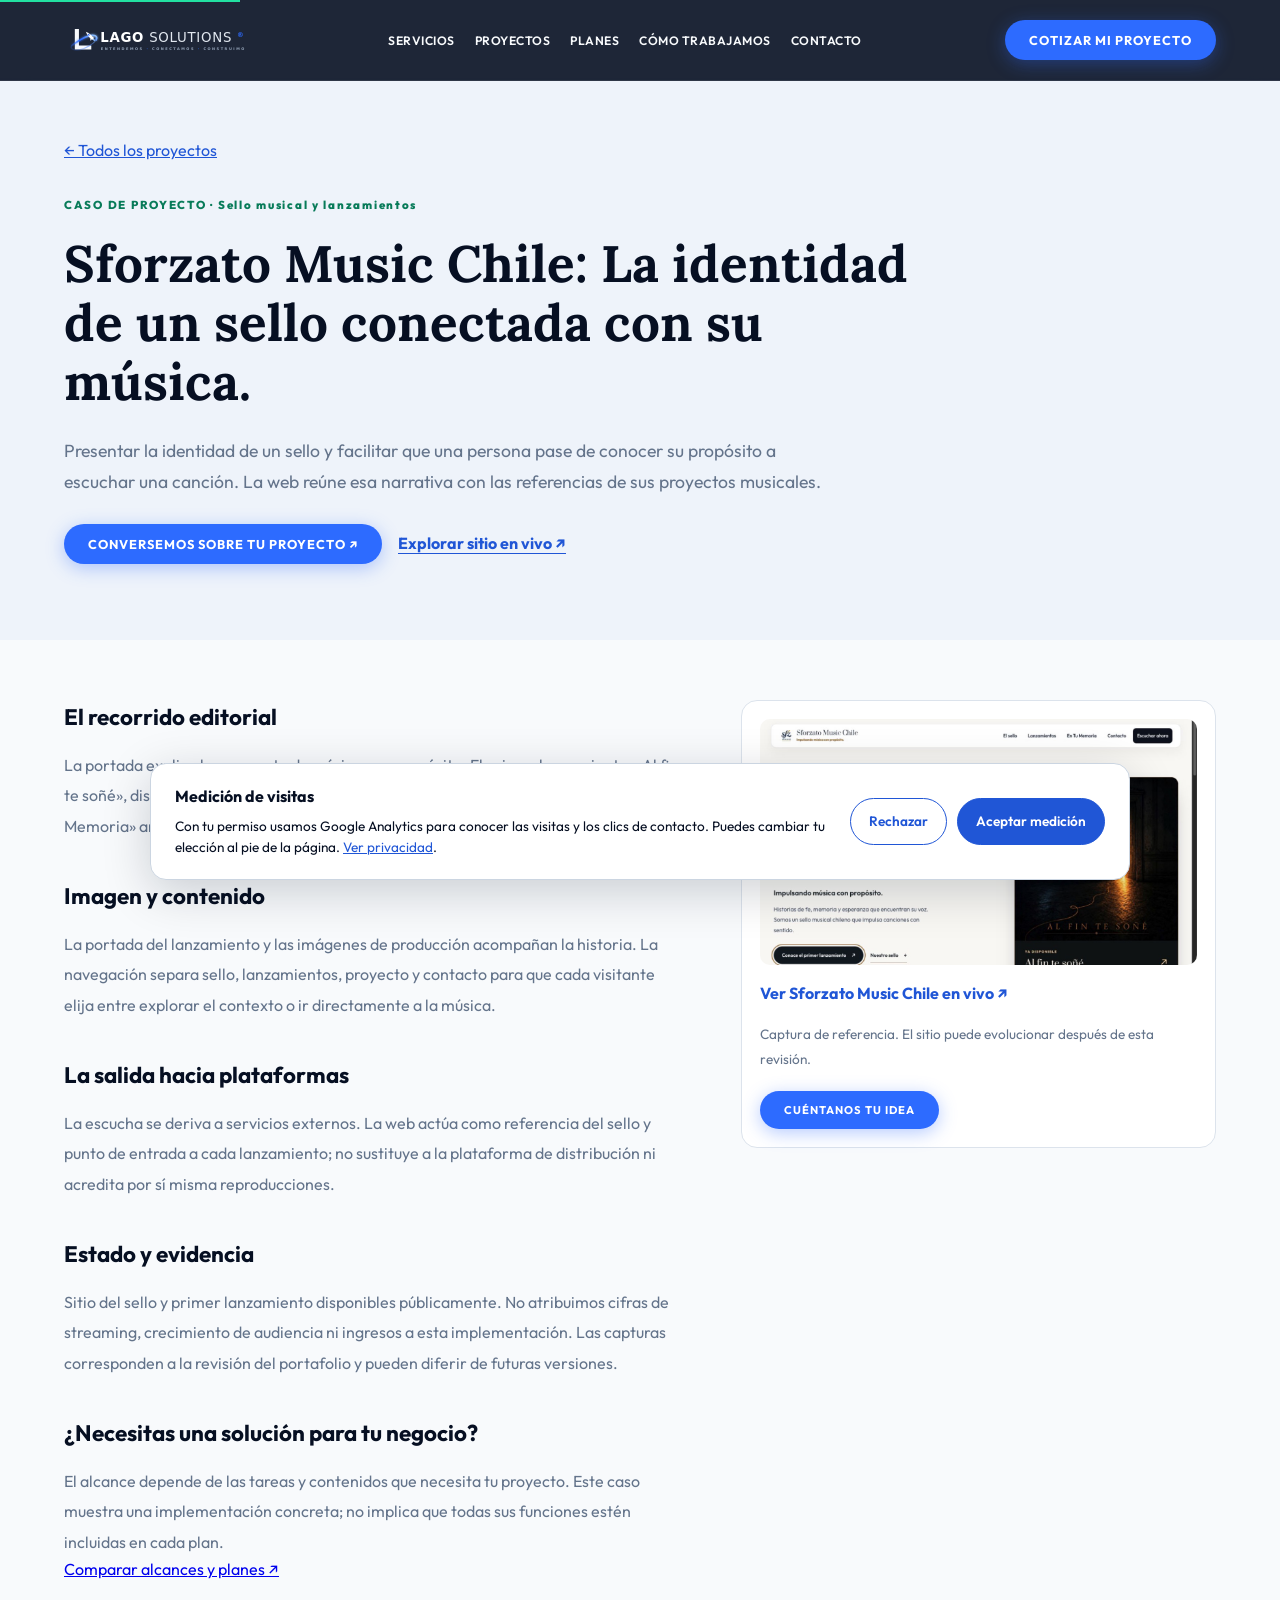
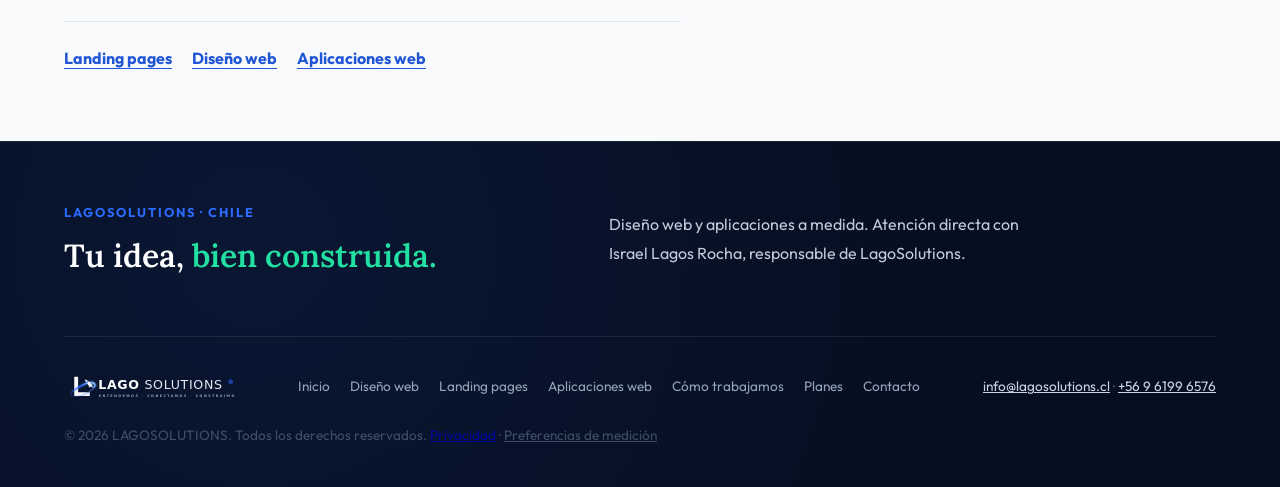
<file: proyecto-sforzato.html>
<!DOCTYPE html>
<html lang="es" class="scroll-smooth">

<head>
    <meta charset="UTF-8">
    <meta name="viewport" content="width=device-width, initial-scale=1.0">

    <!-- Verificación de propiedad de Search Console: conservar tras verificar. -->
    <meta name="google-site-verification" content="otqK6gBoKtXs1qLqvSBu4ZYHfhelwF9oJdS4uYwjNAI">

    <meta name="google-site-verification" content="d18K-qKzhNdaKWMR3GTSmJj0WFKiIFLFtq4imGQ3gko">

    <!-- SEO Meta Tags -->
    <title>Sforzato Music Chile: proyecto web | LagoSolutions</title>
    <meta name="description"
        content="Caso Sforzato Music Chile: necesidad, experiencia construida, estado y evidencia del proyecto publicado por LagoSolutions.">
    <meta name="robots" content="index, follow">
    <meta name="author" content="LAGOSOLUTIONS">
    <link rel="canonical" href="https://www.lagosolutions.cl/proyecto-sforzato.html">

    <!-- Open Graph (WhatsApp, LinkedIn, Facebook) -->
    <meta property="og:type" content="website">
    <meta property="og:url" content="https://www.lagosolutions.cl/proyecto-sforzato.html">
    <meta property="og:title" content="Sforzato Music Chile: proyecto web | LagoSolutions">
    <meta property="og:description"
        content="Caso Sforzato Music Chile: necesidad, experiencia construida, estado y evidencia del proyecto publicado por LagoSolutions.">
    <meta property="og:image" content="https://www.lagosolutions.cl/assets/projects/sforzato-2026-10-17.jpg">
    <meta property="og:image:secure_url" content="https://www.lagosolutions.cl/assets/projects/sforzato-2026-10-17.jpg">

    <!-- Twitter Cards -->
    <meta name="twitter:card" content="summary_large_image">
    <meta name="twitter:title" content="Sforzato Music Chile: proyecto web | LagoSolutions">
    <meta name="twitter:description"
        content="Caso Sforzato Music Chile: necesidad, experiencia construida, estado y evidencia del proyecto publicado por LagoSolutions.">
    <meta name="twitter:image" content="https://www.lagosolutions.cl/assets/projects/sforzato-2026-10-17.jpg">

    <!-- Favicon -->
    <link rel="icon" type="image/svg+xml" href="favicon.svg">

    <!-- Google Fonts -->
    <link rel="preconnect" href="https://fonts.googleapis.com">
    <link rel="preconnect" href="https://fonts.gstatic.com" crossorigin>
    <link href="https://fonts.googleapis.com/css2?family=Lora:ital,wght@0,400..700;1,400..700&family=Outfit:wght@300;400;500;600;700;800;900&display=swap" rel="stylesheet">

    <!-- Stylesheet with Cache Buster Version -->
    <link rel="stylesheet" href="style.css?v=4.0.1">

    <!-- Schema.org Markup -->
    

<script type="application/ld+json">{"@context": "https://schema.org", "@type": "CreativeWork", "name": "Sforzato Music Chile — proyecto web", "url": "https://www.lagosolutions.cl/proyecto-sforzato.html", "description": "Caso Sforzato Music Chile: necesidad, experiencia construida, estado y evidencia del proyecto publicado por LagoSolutions.", "image": "https://www.lagosolutions.cl/assets/projects/sforzato-2026-10-17.jpg", "creator": {"@type": "Organization", "name": "LagoSolutions", "url": "https://www.lagosolutions.cl/"}}</script>
</head>

<body>

    <!-- Skip Link for Keyboard Accessibility -->
    <a href="#main-content" class="skip-link">Saltar al contenido principal</a>

    <!-- Fallback NoScript: Asegura lectura y navegación esencial si JS está desactivado -->
    <noscript>
        <div class="noscript-banner">
            <p><strong>LAGOSOLUTIONS:</strong> Modo de lectura directa activado. Todo el contenido comercial, casos y opciones de contacto son accesibles.</p>
        </div>
    </noscript>

    <!-- BARRA DE NAVEGACIÓN -->
    <nav class="navbar">
        <div class="nav-container">
            <a href="/#" class="nav-brand" aria-label="LAGOSOLUTIONS Inicio">
                <img src="assets/brand/logo-light.svg" alt="LAGOSOLUTIONS - Entendemos · Conectamos · Construimos" class="nav-logo-img" width="200" height="42">
            </a>
            
            <ul class="nav-menu">
                <li><a href="/#que-podemos-hacer">SERVICIOS</a></li>
                <li><a href="/#proyectos">PROYECTOS</a></li>
                <li><a href="/#planes">PLANES</a></li>
                <li><a href="/#que-ocurre-diagnostico">CÓMO TRABAJAMOS</a></li>
                <li><a href="/#contacto">CONTACTO</a></li>
            </ul>

            <div class="nav-cta">
                <button type="button" class="btn-pill-navy trigger-modal" id="nav-cta-btn">
                    COTIZAR MI PROYECTO
                </button>
            </div>

            <!-- Botón Hamburguesa Móvil -->
            <button type="button" class="mobile-menu-btn" id="mobile-menu-btn" aria-controls="mobile-menu-drawer" aria-label="Abrir menú de navegación" aria-expanded="false">
                <span class="burger-bar"></span>
                <span class="burger-bar"></span>
                <span class="burger-bar"></span>
            </button>
        </div>
    </nav>

    <!-- Menú Desplegable Móvil -->
    <div class="mobile-menu-drawer" id="mobile-menu-drawer" aria-hidden="true" inert role="dialog" aria-modal="true" aria-label="Navegación">
        <div class="mobile-drawer-header">
            <img src="assets/brand/logo-light.svg" alt="LAGOSOLUTIONS" class="nav-logo-img" style="height: 32px; width: auto;">
            <button type="button" class="mobile-drawer-close" id="mobile-drawer-close" aria-label="Cerrar menú">&times;</button>
        </div>
        <ul class="mobile-drawer-links">
            <li><a href="/#que-podemos-hacer" class="mobile-link">Servicios</a></li>
            <li><a href="/#proyectos" class="mobile-link">Proyectos reales</a></li>
            <li><a href="/#planes" class="mobile-link">Comparar planes</a></li>
            <li><a href="/#que-ocurre-diagnostico" class="mobile-link">Cómo trabajamos</a></li>
            <li><a href="/#contacto" class="mobile-link">Contacto</a></li>
        </ul>
        <div class="mobile-drawer-footer">
            <button type="button" class="btn-pill-navy btn-full trigger-modal mobile-cta-trigger">
                COTIZAR MI PROYECTO
            </button>
        </div>
    </div>

    <!-- MAIN WRAPPER -->
<main id="main-content" class="secondary-main"><header class="secondary-hero"><div class="container"><a class="breadcrumb" href="/#proyectos">← Todos los proyectos</a><p class="hero-eyebrow">CASO DE PROYECTO · Sello musical y lanzamientos</p><h1>Sforzato Music Chile: La identidad de un sello conectada con su música.</h1><p>Presentar la identidad de un sello y facilitar que una persona pase de conocer su propósito a escuchar una canción. La web reúne esa narrativa con las referencias de sus proyectos musicales.</p><div class="hero-actions"><button type="button" class="btn-pill-navy trigger-modal">CONVERSEMOS SOBRE TU PROYECTO ↗</button><a class="text-action" href="https://www.sforzatomusic.cl/" target="_blank" rel="noopener">Explorar sitio en vivo ↗</a></div></div></header><div class="container service-content"><div class="service-copy"><section><h2>El recorrido editorial</h2><p>La portada explica la propuesta de música con propósito. El primer lanzamiento, «Al fin te soñé», dispone de una página propia y enlaces de escucha. El proyecto «En Tu Memoria» amplía el contexto del trabajo musical.</p></section><section><h2>Imagen y contenido</h2><p>La portada del lanzamiento y las imágenes de producción acompañan la historia. La navegación separa sello, lanzamientos, proyecto y contacto para que cada visitante elija entre explorar el contexto o ir directamente a la música.</p></section><section><h2>La salida hacia plataformas</h2><p>La escucha se deriva a servicios externos. La web actúa como referencia del sello y punto de entrada a cada lanzamiento; no sustituye a la plataforma de distribución ni acredita por sí misma reproducciones.</p></section><section><h2>Estado y evidencia</h2><p>Sitio del sello y primer lanzamiento disponibles públicamente. No atribuimos cifras de streaming, crecimiento de audiencia ni ingresos a esta implementación. Las capturas corresponden a la revisión del portafolio y pueden diferir de futuras versiones.</p></section><section><h2>¿Necesitas una solución para tu negocio?</h2><p>El alcance depende de las tareas y contenidos que necesita tu proyecto. Este caso muestra una implementación concreta; no implica que todas sus funciones estén incluidas en cada plan.</p><a href="/#comparar-planes">Comparar alcances y planes ↗</a></section><nav class="related-services" aria-label="Servicios relacionados"><a href="landing-pages.html">Landing pages</a><a href="diseno-web.html">Diseño web</a><a href="aplicaciones-web.html">Aplicaciones web</a></nav></div><aside class="service-example"><a href="https://www.sforzatomusic.cl/" target="_blank" rel="noopener"><img src="assets/projects/sforzato-2026-10-17.jpg" alt="Vista publicada de Sforzato Music Chile" width="1280" height="720"><span>Ver Sforzato Music Chile en vivo ↗</span></a><p>Captura de referencia. El sitio puede evolucionar después de esta revisión.</p><button type="button" class="btn-pill-navy trigger-modal">CUÉNTANOS TU IDEA</button></aside></div></main>

    <!-- FOOTER V3.1 MAESTRO -->
    <footer id="nosotros" class="footer-banner">
        <div class="container">
            <div class="footer-top footer-compact">
 <div><p class="footer-statement-small">LAGOSOLUTIONS · CHILE</p><h2 class="footer-statement-large">Tu idea, <span class="accent-green">bien construida.</span></h2></div>
 <p class="footer-intro">Diseño web y aplicaciones a medida. Atención directa con Israel Lagos Rocha, responsable de LagoSolutions.</p>
 </div>
            <div class="footer-bottom">
                <div class="footer-brand-meta">
                    <div class="footer-logo">
                        <img src="assets/brand/logo-light.svg" alt="LAGOSOLUTIONS" style="height: 36px; width: auto;">
                    </div>
                </div>
                
                <div class="footer-links"><a href="/">Inicio</a><a href="diseno-web.html">Diseño web</a><a href="landing-pages.html">Landing pages</a><a href="aplicaciones-web.html">Aplicaciones web</a><a href="metodologia.html">Cómo trabajamos</a><a href="/#planes">Planes</a><a href="/#contacto">Contacto</a></div>
                
                <p class="footer-contact">
                    <a href="mailto:info@lagosolutions.cl">info@lagosolutions.cl</a>
                    <span aria-hidden="true"> · </span>
                    <a href="tel:+56961996576">+56 9 6199 6576</a>
                </p>

                <p style="opacity: 0.6;">&copy; 2026 LAGOSOLUTIONS. Todos los derechos reservados. <a href="privacidad.html">Privacidad</a> · <button type="button" class="measurement-settings" data-measurement-settings aria-controls="measurement-banner">Preferencias de medición</button></p>
            </div>
        </div>
    </footer>

    <!-- STICKY CTA FLOTANTE MÓVIL DISCRETO -->
    <div class="sticky-mobile-cta" id="sticky-mobile-cta">
        <button type="button" class="btn-pill-navy trigger-modal btn-full">
            COTIZAR MI PROYECTO →
        </button>
    </div>

    <!-- MODAL DE DIAGNÓSTICO B2B (HTML5 NATIVO <dialog>) -->
    <dialog id="diagnostic-modal" class="diagnostic-dialog" aria-labelledby="modal-title">
        <div class="modal-header">
            <span class="modal-badge">CONVERSEMOS SOBRE TU IDEA</span>
            <h3 id="modal-title">Cuéntanos tu proyecto</h3>
            <p class="modal-subtitle">Dinos qué necesitas construir o mejorar. Te ayudamos a definir el alcance.</p>
            <button type="button" class="modal-close-btn" id="modal-close-btn" aria-label="Cerrar ventana">&times;</button>
        </div>
        
        <form class="lead-form" id="real-diagnostic-form" action="#" method="POST">
            <div class="input-wrapper">
                <label for="modal-name" class="sr-only">Nombre Completo</label>
                <input type="text" id="modal-name" name="name" placeholder="Nombre completo" autocomplete="name" maxlength="120" required>
            </div>
            <div class="input-wrapper">
                <label for="modal-email" class="sr-only">Email / WhatsApp de Contacto</label>
                <input type="text" id="modal-email" name="email" placeholder="Email o WhatsApp de contacto" maxlength="150" required>
            </div>
            <div class="input-wrapper">
                <label for="modal-channel" class="form-label-bold">Canal preferido de contacto:</label>
                <select id="modal-channel" name="channel" class="b2b-select">
                    <option value="WhatsApp" selected>WhatsApp (Prepararemos el mensaje para enviar)</option>
                    <option value="Email">Email (Prepararemos un correo para que lo envíes)</option>
                </select>
            </div>
            <div class="input-wrapper">
                <label for="modal-problem" class="sr-only">Cuéntanos qué necesitas construir o mejorar</label>
                <textarea id="modal-problem" name="problem" rows="3" placeholder="Cuéntanos qué necesitas construir o mejorar..." class="b2b-textarea" required></textarea>
            </div>
<details class="inquiry-optional"><summary>Añadir contexto (opcional)</summary>
            <div class="input-wrapper">
                <label for="modal-company" class="sr-only">Empresa o emprendimiento (opcional)</label>
                <input type="text" id="modal-company" name="company" placeholder="Empresa o emprendimiento (opcional)" autocomplete="organization" maxlength="150">
            </div>
            <div class="input-wrapper">
                <label for="modal-website" class="sr-only">Sitio Web Actual (Opcional)</label>
                <input type="url" id="modal-website" name="website" placeholder="Sitio web actual (opcional)">
            </div>
            <div class="input-wrapper">
                <label for="modal-plan" class="form-label-bold">Plan o solución de interés preliminar:</label>
                <select id="modal-plan" name="plan" class="b2b-select">
                    <option value="Sin definir / Necesito evaluación previa" selected>Todavía no sé qué plan necesito</option>
                    <option value="PLAN START ($200.000) — Landing enfocada en contacto">PLAN START ($200.000) — Landing enfocada en contacto</option>
                    <option value="PLAN COMERCIAL ($400.000) — Web Corporativa (Hasta 5 págs)">PLAN COMERCIAL ($400.000) — Web Corporativa (Hasta 5 págs)</option>
                    <option value="PLAN GROWTH ($700.000) — Sistema Web + Leads">PLAN GROWTH ($700.000) — Sistema Web + Base de Datos Leads</option>
                    <option value="PLAN PRO ($1.000.000) — Plataforma Comercial + CMS + Dashboard">PLAN PRO ($1.000.000) — Plataforma Comercial + CMS + Dashboard</option>
                    <option value="PROYECTO A MEDIDA (Desde $1.500.000) — Software / SaaS / API">PROYECTO A MEDIDA (Desde $1.500.000) — Software / SaaS / API</option>
                </select>
            </div>
            <div class="input-wrapper">
                <label for="modal-goal" class="form-label-bold">¿Qué necesitas?</label>
                <select id="modal-goal" name="goal" class="b2b-select">
                    <option value="Quiero orientación para definir mi proyecto" selected>Quiero orientación para definir mi proyecto</option>
                    <option value="CAPTACIÓN — Generar más prospectos y consultas">CAPTACIÓN (Generar más consultas)</option>
                    <option value="VENTAS — Mejorar seguimiento y tiempos de cotización">VENTAS (Mejorar seguimiento de cotizaciones)</option>
                    <option value="OPERACIÓN — Reducir tareas manuales repetitivas">OPERACIÓN (Reducir tareas manuales del equipo)</option>
                    <option value="DATOS — Ordenar información dispersa para decidir mejor">DATOS (Ordenar planillas e información dispersa)</option>
                    <option value="WEB — Crear o renovar mi página">WEB (Crear o renovar mi página)</option>
                    <option value="INTEGRACIÓN — Conectar herramientas que trabajan separadas">INTEGRACIÓN (Conectar herramientas separadas)</option>
                </select>
            </div>
</details>
            <!-- Canal de Envío -->
            <div class="submit-action-group">
                <button type="submit" id="submit-form-btn" class="btn-pill-navy btn-full">
                    PREPARAR MI CONSULTA
                </button>
            </div>

            <!-- Mensaje de Feedback Real -->
            <div id="form-feedback-msg" class="form-feedback-msg hidden" aria-live="polite"></div>
        </form>
        <p class="modal-footer-text">El formulario prepara tu mensaje. Debes enviarlo desde WhatsApp o tu aplicación de correo. Conversación inicial sin compromiso.</p>
    </dialog>

    <aside id="measurement-banner" class="measurement-banner" role="region" aria-labelledby="measurement-title" hidden>
        <div><strong id="measurement-title">Medición de visitas</strong><p>Con tu permiso usamos Google Analytics para conocer las visitas y los clics de contacto. Puedes cambiar tu elección al pie de la página. <a href="privacidad.html">Ver privacidad</a>.</p></div>
        <div class="measurement-actions"><button type="button" id="measurement-reject">Rechazar</button><button type="button" id="measurement-accept">Aceptar medición</button></div>
    </aside>
    <p id="measurement-status" class="sr-only" role="status"></p>

    <!-- GSAP & ScrollTrigger CDN (Capa de Mejora Progresiva Opcional) -->

    <!-- MÓDULOS INDEPENDIENTES V3.1 -->





    <script src="js/analytics.js?v=1.0.2" defer></script>
    <script src="js/commercial-events.js?v=1.0.1" defer></script>

    <!-- SCRIPT PRINCIPAL CORE -->
    <script src="script.js?v=4.0.0" defer></script>
</body>

</html>
</file>
<file: backend/crm/style.css>
/* ==========================================================================
   LAGOSOLUTIONS CRM — DESIGN SYSTEM & OPERATOR UI (FASE 1)
   ========================================================================== */

:root {
    --crm-navy: #060f22;
    --crm-navy-light: #0d1b38;
    --crm-green: #137752;
    --crm-green-accent: #10b981;
    --crm-bg: #f8fafc;
    --crm-card: #ffffff;
    --crm-border: #e2e8f0;
    --crm-text: #0f172a;
    --crm-text-muted: #64748b;
    --crm-urgent: #ef4444;
    --crm-urgent-bg: #fef2f2;
}

* {
    box-sizing: border-box;
    margin: 0;
    padding: 0;
}

body {
    font-family: 'Outfit', sans-serif;
    background-color: var(--crm-bg);
    color: var(--crm-text);
    line-height: 1.5;
}

.crm-app {
    display: flex;
    min-height: 100vh;
}

/* Sidebar */
.crm-sidebar {
    width: 260px;
    background-color: var(--crm-navy);
    color: #ffffff;
    padding: 24px 16px;
    display: flex;
    flex-direction: column;
    justify-content: space-between;
    flex-shrink: 0;
}

.brand-logo {
    font-family: 'Lora', serif;
    font-weight: 700;
    font-size: 1.2rem;
    letter-spacing: 0.5px;
    display: block;
}

.brand-badge {
    font-size: 0.65rem;
    font-weight: 800;
    color: var(--crm-green-accent);
    letter-spacing: 1px;
    display: block;
    margin-top: 4px;
}

.crm-nav {
    display: flex;
    flex-direction: column;
    gap: 8px;
    margin-top: 32px;
}

.nav-item {
    background: transparent;
    border: none;
    color: rgba(255, 255, 255, 0.7);
    font-family: 'Outfit', sans-serif;
    font-size: 0.9rem;
    font-weight: 600;
    padding: 12px 14px;
    border-radius: 8px;
    text-align: left;
    cursor: pointer;
    display: flex;
    align-items: center;
    gap: 10px;
    transition: all 0.2s ease;
}

.nav-item:hover, .nav-item.active {
    background-color: rgba(255, 255, 255, 0.1);
    color: #ffffff;
}

.nav-item.active {
    border-left: 3px solid var(--crm-green-accent);
}

.crm-user-profile {
    display: flex;
    align-items: center;
    gap: 12px;
    padding-top: 16px;
    border-top: 1px solid rgba(255, 255, 255, 0.1);
}

.user-avatar {
    width: 36px;
    height: 36px;
    background-color: var(--crm-green);
    border-radius: 50%;
    display: flex;
    align-items: center;
    justify-content: center;
    font-weight: 800;
    font-size: 0.85rem;
}

.user-name {
    font-size: 0.85rem;
    font-weight: 700;
    display: block;
}

.user-role {
    font-size: 0.65rem;
    color: var(--crm-green-accent);
    letter-spacing: 1px;
}

/* Main Area */
.crm-main {
    flex: 1;
    padding: 32px;
    overflow-y: auto;
}

.crm-header {
    display: flex;
    justify-content: space-between;
    align-items: center;
    margin-bottom: 28px;
}

#crm-search-input {
    width: 360px;
    padding: 10px 14px;
    border: 1px solid var(--crm-border);
    border-radius: 8px;
    font-family: inherit;
    font-size: 0.9rem;
    outline: none;
}

#crm-search-input:focus {
    border-color: var(--crm-green);
    box-shadow: 0 0 0 2px rgba(19, 119, 82, 0.15);
}

.btn-refresh {
    background-color: #ffffff;
    border: 1px solid var(--crm-border);
    padding: 9px 16px;
    border-radius: 8px;
    font-family: inherit;
    font-weight: 600;
    font-size: 0.85rem;
    cursor: pointer;
}

.crm-view {
    display: none;
}

.crm-view.active {
    display: block;
}

.view-header h2 {
    font-size: 1.6rem;
    color: var(--crm-navy);
}

.view-sub {
    font-size: 0.9rem;
    color: var(--crm-text-muted);
    margin-top: 4px;
    margin-bottom: 24px;
}

/* KPI Grid */
.kpi-grid {
    display: grid;
    grid-template-columns: repeat(5, 1fr);
    gap: 16px;
}

.kpi-card {
    background-color: var(--crm-card);
    border: 1px solid var(--crm-border);
    border-radius: 12px;
    padding: 20px;
    display: flex;
    flex-direction: column;
}

.kpi-label {
    font-size: 0.65rem;
    font-weight: 800;
    letter-spacing: 1px;
    color: var(--crm-text-muted);
}

.kpi-value {
    font-size: 1.8rem;
    font-weight: 800;
    color: var(--crm-navy);
    margin: 8px 0;
}

.kpi-note {
    font-size: 0.75rem;
    color: var(--crm-text-muted);
}

.highlight-green .kpi-value {
    color: var(--crm-green);
}

.highlight-urgent {
    background-color: var(--crm-urgent-bg);
    border-color: #fecaca;
}

.highlight-urgent .kpi-value {
    color: var(--crm-urgent);
}

/* Tables */
.section-box {
    background-color: var(--crm-card);
    border: 1px solid var(--crm-border);
    border-radius: 12px;
    padding: 24px;
}

.box-header {
    display: flex;
    justify-content: space-between;
    align-items: center;
    margin-bottom: 16px;
}

.box-header h3 {
    font-size: 1.1rem;
    color: var(--crm-navy);
}

.badge-tag {
    font-size: 0.65rem;
    font-weight: 800;
    color: var(--crm-green);
    background-color: #e8f4f0;
    padding: 4px 8px;
    border-radius: 4px;
}

.table-responsive {
    overflow-x: auto;
}

.crm-table {
    width: 100%;
    border-collapse: collapse;
    text-align: left;
    font-size: 0.88rem;
}

.crm-table th {
    background-color: #f1f5f9;
    padding: 12px;
    font-weight: 700;
    color: var(--crm-text-muted);
    font-size: 0.75rem;
    text-transform: uppercase;
    letter-spacing: 0.5px;
}

.crm-table td {
    padding: 14px 12px;
    border-bottom: 1px solid var(--crm-border);
}

.crm-table tr:hover {
    background-color: #f8fafc;
}

.badge-priority {
    font-size: 0.7rem;
    font-weight: 800;
    padding: 3px 8px;
    border-radius: 50px;
    display: inline-block;
}

.badge-alta { background-color: #fef2f2; color: #dc2626; }
.badge-media { background-color: #fef9c3; color: #854d0e; }
.badge-requiere { background-color: #f1f5f9; color: #475569; }

.badge-stage {
    font-size: 0.72rem;
    font-weight: 700;
    background-color: #e2e8f0;
    padding: 3px 8px;
    border-radius: 4px;
}

.btn-sm-action {
    background-color: var(--crm-navy);
    color: #ffffff;
    border: none;
    padding: 6px 12px;
    border-radius: 6px;
    font-size: 0.75rem;
    font-weight: 700;
    cursor: pointer;
}

.btn-sm-action:hover {
    background-color: var(--crm-green);
}

/* Diagnostic Cards */
.diagnostic-cards-grid {
    display: grid;
    grid-template-columns: repeat(2, 1fr);
    gap: 24px;
}

.diagnostic-card {
    background-color: var(--crm-card);
    border: 1px solid var(--crm-border);
    border-radius: 12px;
    padding: 24px;
}

.diag-evidence-box {
    background-color: #f8fafc;
    border: 1px solid var(--crm-border);
    border-radius: 8px;
    padding: 12px;
    margin: 12px 0;
}

.evidence-pill {
    font-size: 0.65rem;
    font-weight: 800;
    padding: 2px 6px;
    border-radius: 4px;
    color: #ffffff;
}

.pill-e0 { background-color: #94a3b8; }
.pill-e1 { background-color: #3b82f6; }
.pill-e2 { background-color: #eab308; }
.pill-e3 { background-color: #10b981; }
.pill-e4 { background-color: #6366f1; }

/* Dialog */
.crm-dialog {
    border: none;
    border-radius: 16px;
    padding: 32px;
    max-width: 600px;
    width: 90%;
    box-shadow: 0 20px 50px rgba(0, 0, 0, 0.2);
    position: fixed;
    top: 50%;
    left: 50%;
    transform: translate(-50%, -50%);
}

.dialog-header {
    display: flex;
    justify-content: space-between;
    align-items: center;
    border-bottom: 1px solid var(--crm-border);
    padding-bottom: 12px;
    margin-bottom: 16px;
}

.btn-close {
    background: transparent;
    border: none;
    font-size: 1.5rem;
    cursor: pointer;
}
</file>
<file: style.css>
/* ==========================================================================
   LAGOSOLUTIONS STRATEGIC EXPANSION — DESIGN SYSTEM & STYLES (V3 MAESTRO)
   ========================================================================== */

/* 1. TOKENS & VARIABLES OFICIALES LAGOSOLUTIONS */
:root {
    /* Brand Color Palette Oficial */
    --color-navy: #060F22;
    --color-navy-surface: #0A1628;
    --color-navy-card: #0F1E36;
    
    --color-blue-tech: #2D6BFF;
    --color-blue-tech-hover: #1A54E1;
    --color-blue-tech-light: rgba(45, 107, 255, 0.12);
    --color-blue-tech-glow: rgba(45, 107, 255, 0.35);
    
    --color-green-action: #22E0A1;
    --color-green-action-light: rgba(34, 224, 161, 0.12);
    --color-green-action-hover: #1CC48C;
    
    --color-white-soft: #F8FAFC;
    --color-bg-white: #FFFFFF;
    
    --color-gray-tech: #1F2937;
    --color-gray-border: rgba(31, 41, 55, 0.12);
    --color-gray-muted: #64748B;
    
    /* Typography Tokens */
    --font-serif: 'Lora', Georgia, serif;
    --font-sans: 'Outfit', 'Inter', -apple-system, BlinkMacSystemFont, 'Segoe UI', Roboto, sans-serif;
    
    /* Legacy / Compatibility Mappings */
    --color-green: #22E0A1;
    --color-green-light: rgba(34, 224, 161, 0.12);
    --color-green-hover: #1CC48C;
    --color-green-accent: #22E0A1;
    
    --bg-light: #F8FAFC;
    --bg-white: #FFFFFF;
    --bg-card: #FFFFFF;
    
    --text-navy: #060F22;
    --text-muted: #64748B;
    --text-light: #94A3B8;
    
    --border-light: rgba(31, 41, 55, 0.10);
    --border-green: rgba(34, 224, 161, 0.25);
    --shadow-subtle: 0 8px 30px rgba(6, 15, 34, 0.04);
    --shadow-card: 0 12px 35px rgba(6, 15, 34, 0.08);
    --shadow-button: 0 4px 18px rgba(45, 107, 255, 0.25);
}

/* 2. BASE RESET & ACCESSIBILITY */
* {
    margin: 0;
    padding: 0;
    box-sizing: border-box;
}

html {
    font-size: 16px;
    scroll-behavior: smooth;
    overflow-x: hidden;
}

body {
    font-family: var(--font-sans);
    background-color: var(--bg-light);
    color: var(--text-navy);
    line-height: 1.6;
    -webkit-font-smoothing: antialiased;
    overflow-x: hidden;
    padding-bottom: 0;
}

svg {
    max-width: 100%;
}

.sr-only {
    position: absolute;
    width: 1px;
    height: 1px;
    padding: 0;
    margin: -1px;
    overflow: hidden;
    clip: rect(0, 0, 0, 0);
    white-space: nowrap;
    border: 0;
}

/* Fallback NoScript Banner */
.noscript-banner {
    background-color: var(--color-navy);
    color: #ffffff;
    padding: 12px 24px;
    text-align: center;
    font-size: 0.85rem;
    border-bottom: 2px solid var(--color-green-accent);
}

.noscript-banner p {
    margin: 0;
}

/* Accessibility: Skip Link */
.skip-link {
    position: absolute;
    top: -40px;
    left: 0;
    background: var(--color-green);
    color: #ffffff;
    padding: 8px 16px;
    z-index: 3000;
    font-weight: 700;
    text-decoration: none;
    transition: top 0.2s ease;
}

.skip-link:focus {
    top: 0;
}

:focus-visible {
    outline: 3px solid var(--color-green-accent);
    outline-offset: 2px;
}

.container {
    width: 100%;
    max-width: 1200px;
    margin: 0 auto;
    padding: 0 24px;
}

.accent-green {
    color: var(--color-green);
}

/* 3. BARRA DE NAVEGACIÓN (.navbar) */
.navbar {
    position: fixed;
    top: 0;
    left: 0;
    width: 100%;
    z-index: 1000;
    background: rgba(6, 15, 34, 0.90);
    backdrop-filter: blur(14px);
    -webkit-backdrop-filter: blur(14px);
    border-bottom: 1px solid rgba(255, 255, 255, 0.08);
    transition: all 0.3s ease;
}

.nav-container {
    display: flex;
    align-items: center;
    justify-content: space-between;
    height: 80px;
    max-width: 1200px;
    margin: 0 auto;
    padding: 0 24px;
}

.nav-brand {
    display: flex;
    align-items: center;
    gap: 12px;
    text-decoration: none;
}

.nav-logo-img {
    height: 38px;
    width: auto;
    max-width: 220px;
    display: block;
}

.logo-icon {
    width: 38px !important;
    height: 38px !important;
    max-width: 38px !important;
    max-height: 38px !important;
    flex-shrink: 0;
}

.nav-logo-text {
    display: flex;
    flex-direction: column;
}

.logo-title {
    font-family: var(--font-sans);
    font-weight: 800;
    font-size: 1.15rem;
    letter-spacing: 0.5px;
    color: #FFFFFF;
    line-height: 1.1;
}

.logo-subtitle {
    font-family: var(--font-sans);
    font-size: 0.65rem;
    font-weight: 700;
    letter-spacing: 1.5px;
    color: var(--color-blue-tech);
    text-transform: uppercase;
}

.nav-menu {
    display: flex;
    align-items: center;
    gap: 20px;
    list-style: none;
}

.nav-menu a {
    text-decoration: none;
    color: #F8FAFC;
    font-weight: 600;
    font-size: 0.76rem;
    letter-spacing: 0.5px;
    transition: color 0.3s ease;
}

.nav-menu a:hover {
    color: var(--color-blue-tech);
}

.btn-pill-navy {
    background-color: var(--color-blue-tech);
    color: #ffffff;
    border: none;
    border-radius: 50px;
    padding: 12px 24px;
    font-family: var(--font-sans);
    font-weight: 700;
    font-size: 0.8rem;
    letter-spacing: 1px;
    cursor: pointer;
    box-shadow: 0 4px 18px rgba(45, 107, 255, 0.35);
    transition: all 0.3s cubic-bezier(0.16, 1, 0.3, 1);
    display: inline-flex;
    align-items: center;
    gap: 8px;
    text-decoration: none;
}

.btn-pill-navy:hover {
    background-color: var(--color-blue-tech-hover);
    transform: translateY(-2px);
    box-shadow: 0 8px 25px rgba(45, 107, 255, 0.45);
}

.btn-pill-outline {
    background-color: transparent;
    color: #F8FAFC;
    border: 1px solid rgba(255, 255, 255, 0.22);
    border-radius: 50px;
    padding: 12px 24px;
    font-family: var(--font-sans);
    font-weight: 700;
    font-size: 0.8rem;
    letter-spacing: 1px;
    text-decoration: none;
    display: inline-flex;
    align-items: center;
    transition: all 0.3s ease;
}

.btn-pill-outline:hover {
    border-color: var(--color-blue-tech);
    color: #FFFFFF;
    background-color: rgba(45, 107, 255, 0.12);
}

.mobile-menu-btn {
    display: none;
    background: none;
    border: none;
    cursor: pointer;
    padding: 8px;
    flex-direction: column;
    gap: 5px;
}

.burger-bar {
    width: 24px;
    height: 2px;
    background-color: #FFFFFF;
    transition: all 0.3s ease;
}

/* Menú Desplegable Móvil */
.mobile-menu-drawer {
    position: fixed;
    top: 0;
    left: 0;
    width: 100%;
    height: 100vh;
    background-color: var(--color-navy);
    z-index: 1001;
    padding: 24px;
    display: flex;
    flex-direction: column;
    justify-content: space-between;
    transform: translateY(-100%);
    transition: transform 0.4s cubic-bezier(0.16, 1, 0.3, 1);
}

.mobile-menu-drawer.active {
    transform: translateY(0);
}

.mobile-drawer-header {
    display: flex;
    justify-content: space-between;
    align-items: center;
    padding-bottom: 20px;
    border-bottom: 1px solid rgba(255, 255, 255, 0.1);
}

.mobile-drawer-close {
    background: none;
    border: none;
    color: #ffffff;
    font-size: 2rem;
    cursor: pointer;
}

.mobile-drawer-links {
    list-style: none;
    display: flex;
    flex-direction: column;
    gap: 20px;
    margin: auto 0;
}

.mobile-drawer-links a {
    color: #ffffff;
    text-decoration: none;
    font-size: 1.25rem;
    font-weight: 700;
    letter-spacing: 0.5px;
    transition: color 0.3s ease;
}

.mobile-drawer-links a:hover {
    color: var(--color-blue-tech);
}

.mobile-drawer-footer {
    padding-top: 24px;
    border-top: 1px solid rgba(255, 255, 255, 0.1);
}

/* 4. HERO SECTION V3 (DEEP NAVY DE AUTORIDAD + CANVAS DE TELEMETRÍA) */
.hero-section {
    padding-top: 140px;
    padding-bottom: 90px;
    background-color: var(--color-navy);
    background-image: 
        radial-gradient(circle at 80% 30%, rgba(45, 107, 255, 0.14) 0%, transparent 55%),
        radial-gradient(circle at 10% 80%, rgba(34, 224, 161, 0.06) 0%, transparent 45%);
    border-bottom: 1px solid rgba(255, 255, 255, 0.08);
    color: var(--color-white-soft);
}

.hero-container {
    display: grid;
    grid-template-columns: minmax(0, 1.2fr) minmax(0, 0.8fr);
    gap: 48px;
    align-items: center;
}

.hero-title {
    font-family: var(--font-serif);
    font-size: 2.4rem;
    font-weight: 600;
    color: #FFFFFF;
    line-height: 1.25;
    margin-bottom: 24px;
}

.hero-divider {
    width: 60px;
    height: 3px;
    background: linear-gradient(90deg, var(--color-blue-tech), var(--color-green-action));
    margin-bottom: 24px;
    border-radius: 2px;
}

.concept-hero-box {
    background-color: rgba(15, 30, 54, 0.75);
    color: #ffffff;
    padding: 20px 24px;
    border-radius: 12px;
    border: 1px solid rgba(45, 107, 255, 0.25);
    border-left: 4px solid var(--color-blue-tech);
    margin-bottom: 24px;
    box-shadow: 0 12px 35px rgba(0, 0, 0, 0.25);
    backdrop-filter: blur(8px);
}

.concept-tag {
    font-size: 0.65rem;
    font-weight: 800;
    letter-spacing: 1.5px;
    color: var(--color-blue-tech);
    display: block;
    margin-bottom: 8px;
}

.concept-lead {
    font-family: var(--font-sans);
    font-size: 1.1rem;
    font-weight: 800;
    letter-spacing: 1px;
    line-height: 1.4;
}

.hero-subtitle {
    font-size: 1.05rem;
    color: #94A3B8;
    line-height: 1.6;
    margin-bottom: 24px;
}

.hero-actions {
    display: flex;
    align-items: center;
    gap: 16px;
    flex-wrap: wrap;
    margin-bottom: 16px;
}

.hero-microcopy {
    font-size: 0.8rem;
    font-weight: 600;
    color: var(--color-green-action);
    letter-spacing: 0.5px;
}

/* Soporte Visual Canvas (6 Áreas Clave) */
.hero-visual-wrapper {
    position: relative;
    width: 100%;
}

.hero-system-canvas-box {
    width: 100%;
    height: 360px;
    background-color: #081224;
    background-image: radial-gradient(rgba(45, 107, 255, 0.12) 1px, transparent 1px);
    background-size: 20px 20px;
    border: 1px solid rgba(45, 107, 255, 0.22);
    border-radius: 16px;
    box-shadow: 0 20px 50px rgba(0, 0, 0, 0.35);
    position: relative;
    overflow: hidden;
    display: flex;
    align-items: center;
    justify-content: center;
}

#hero-system-canvas {
    width: 100%;
    height: 100%;
    display: block;
}

.canvas-caption-note {
    position: absolute;
    bottom: 10px;
    left: 16px;
    font-size: 0.72rem;
    font-weight: 600;
    color: #94A3B8;
    pointer-events: none;
    line-height: 1.3;
}

.canvas-caption-note span {
    color: var(--color-blue-tech);
    font-weight: 700;
}

.canvas-caption-sub {
    font-size: 0.65rem;
    color: #64748B;
    font-weight: 500;
    margin-top: 2px;
}

.offer-summary-grid {
    display: grid;
    grid-template-columns: repeat(3, 1fr);
    gap: 20px;
    background-color: #ffffff;
    border: 1px solid var(--border-light);
    border-radius: 14px;
    padding: 28px;
    box-shadow: var(--shadow-subtle);
}

.offer-col {
    display: flex;
    flex-direction: column;
    gap: 6px;
}

.offer-pill {
    font-size: 0.65rem;
    font-weight: 800;
    letter-spacing: 1.5px;
    color: var(--color-green);
    background-color: var(--color-green-light);
    padding: 3px 10px;
    border-radius: 50px;
    display: inline-block;
    align-self: flex-start;
}

.offer-col h3 {
    font-size: 1.05rem;
    font-weight: 800;
    color: var(--color-navy);
}

.offer-col p {
    font-size: 0.85rem;
    color: var(--text-muted);
    line-height: 1.45;
}

/* 5. SECCIÓN CINÉTICA DE METODOLOGÍA (SECCIÓN 2) */
.kinetic-methodology-section {
    padding: 70px 0;
    background-color: var(--color-navy);
    color: #ffffff;
    border-top: 1px solid rgba(255, 255, 255, 0.06);
    border-bottom: 1px solid rgba(255, 255, 255, 0.06);
    text-align: center;
}

.kinetic-container {
    max-width: 1000px;
    margin: 0 auto;
}

.kinetic-badge {
    font-size: 0.7rem;
    font-weight: 800;
    letter-spacing: 2px;
    color: var(--color-green-accent);
    display: block;
    margin-bottom: 12px;
}

.kinetic-main-heading {
    font-family: var(--font-serif);
    font-size: 2.2rem;
    color: #ffffff;
    margin-bottom: 24px;
    letter-spacing: 1px;
}

.kinetic-words-flow {
    display: flex;
    align-items: center;
    justify-content: center;
    flex-wrap: wrap;
    gap: 12px;
    font-size: 1.1rem;
    font-weight: 800;
    letter-spacing: 1px;
}

.kinetic-word {
    background: rgba(255, 255, 255, 0.06);
    border: 1px solid rgba(255, 255, 255, 0.12);
    padding: 8px 18px;
    border-radius: 50px;
    color: #ffffff;
    transition: all 0.4s ease;
}

.kinetic-word.accent-green {
    background: rgba(16, 185, 129, 0.15);
    border-color: var(--color-green-accent);
    color: var(--color-green-accent);
}

.kinetic-arrow {
    color: var(--color-green-accent);
    font-size: 0.9rem;
}

/* Fallback cinético sin JS */
.kinetic-word.visible {
    opacity: 1 !important;
    transform: none !important;
    filter: none !important;
}

/* 6. SECCIÓN RECONOCIMIENTO DEL VALOR CONSTRUIDO */
.recognition-section {
    padding: 70px 0;
    background-color: var(--bg-white);
    border-bottom: 1px solid var(--border-light);
}

.recognition-box {
    background-color: #fafbfc;
    border: 1px solid var(--border-light);
    border-left: 6px solid var(--color-green);
    border-radius: 16px;
    padding: 40px;
    box-shadow: var(--shadow-subtle);
}

.recognition-title {
    font-family: var(--font-serif);
    font-size: 2rem;
    color: var(--color-navy);
    margin-top: 8px;
    margin-bottom: 16px;
}

.recognition-text {
    font-size: 1.05rem;
    color: var(--text-muted);
    line-height: 1.65;
    max-width: 1000px;
}

/* 7. ¿QUÉ OCURRE CUANDO SOLICITA UN DIAGNÓSTICO? */
.diagnostic-process-section {
    padding: 90px 0;
    background-color: #fafbfc;
    border-bottom: 1px solid var(--border-light);
}

.diagnostic-steps-grid {
    display: grid;
    grid-template-columns: repeat(5, 1fr);
    gap: 16px;
    margin-bottom: 32px;
}

.diag-step-card {
    background-color: #ffffff;
    border: 1px solid var(--border-light);
    border-radius: 12px;
    padding: 24px 18px;
    box-shadow: var(--shadow-subtle);
    transition: all 0.3s ease;
}

.diag-step-card:hover {
    transform: translateY(-3px);
    box-shadow: var(--shadow-card);
    border-color: var(--border-green);
}

.diag-step-num {
    font-family: var(--font-serif);
    font-size: 1.6rem;
    font-weight: 700;
    color: var(--color-green);
    display: block;
    margin-bottom: 8px;
}

.diag-step-card h3 {
    font-size: 0.95rem;
    font-weight: 800;
    color: var(--color-navy);
    margin-bottom: 8px;
    letter-spacing: 0.5px;
}

.diag-step-card p {
    font-size: 0.82rem;
    color: var(--text-muted);
    line-height: 1.45;
}

.no-intervention-note {
    font-size: 0.88rem;
    color: var(--text-navy);
    background-color: var(--color-green-light);
    border: 1px solid var(--border-green);
    padding: 16px 24px;
    border-radius: 10px;
    text-align: center;
}

/* 8. SECCIÓN PROYECTOS REALES CON CONMUTADOR DE TABS */
.portfolio-section {
    padding: 100px 0;
    background-color: #f3f6fa;
    border-bottom: 1px solid var(--border-light);
}

.portfolio-header {
    margin-bottom: 48px;
}

.portfolio-lead-text {
    font-size: 1.1rem;
    color: var(--text-muted);
    max-width: 750px;
    margin-top: 12px;
}

.portfolio-grid {
    display: grid;
    grid-template-columns: repeat(3, 1fr);
    gap: 28px;
}

.portfolio-card {
    background-color: var(--bg-white);
    border: 1px solid var(--border-light);
    border-radius: 16px;
    padding: 36px;
    box-shadow: var(--shadow-card);
    display: flex;
    flex-direction: column;
    justify-content: space-between;
    transition: all 0.3s ease;
}

.portfolio-card:hover {
    transform: translateY(-4px);
    box-shadow: 0 20px 40px rgba(6, 15, 34, 0.1);
    border-color: var(--border-green);
}

.portfolio-badge-real {
    font-size: 0.7rem;
    font-weight: 800;
    letter-spacing: 1.5px;
    color: var(--color-green);
    background-color: var(--color-green-light);
    padding: 4px 12px;
    border-radius: 50px;
    display: inline-block;
    margin-bottom: 12px;
}

.portfolio-project-name {
    font-family: var(--font-serif);
    font-size: 1.8rem;
    font-weight: 700;
    color: var(--color-navy);
    margin-bottom: 4px;
}

.portfolio-project-sub {
    font-size: 0.9rem;
    color: var(--text-muted);
    margin-bottom: 16px;
}

.case-tabs {
    display: flex;
    gap: 4px;
    background-color: #f0f4f8;
    padding: 4px;
    border-radius: 8px;
    margin-bottom: 20px;
}

.case-tab {
    flex: 1;
    background: transparent;
    border: none;
    padding: 8px 4px;
    font-size: 0.65rem;
    font-weight: 800;
    letter-spacing: 0.5px;
    color: var(--text-muted);
    cursor: pointer;
    border-radius: 6px;
    transition: all 0.2s ease;
    text-align: center;
}

.case-tab.active {
    background-color: var(--color-navy);
    color: #ffffff;
    box-shadow: 0 2px 8px rgba(6, 15, 34, 0.15);
}

.case-state-panel {
    display: none;
    background-color: #fafbfc;
    border: 1px solid var(--border-light);
    border-radius: 10px;
    padding: 16px;
    margin-bottom: 16px;
}

.case-state-panel.active {
    display: block;
}

.case-state-panel strong {
    font-size: 0.7rem;
    letter-spacing: 1px;
    color: var(--color-green);
    display: block;
    margin-bottom: 4px;
}

.case-state-panel p {
    font-size: 0.85rem;
    color: var(--text-navy);
    line-height: 1.45;
}

.portfolio-detail-item strong {
    font-size: 0.75rem;
    letter-spacing: 1px;
    color: var(--color-navy);
    display: block;
    margin-bottom: 4px;
}

.portfolio-tech-tags {
    display: flex;
    flex-wrap: wrap;
    gap: 8px;
    margin-top: 6px;
}

.tech-tag {
    background-color: #e8eef6;
    color: var(--color-navy);
    font-size: 0.75rem;
    font-weight: 700;
    padding: 4px 10px;
    border-radius: 6px;
}

.portfolio-evidence-box {
    background-color: var(--bg-light);
    border: 1px solid var(--border-light);
    border-radius: 10px;
    padding: 16px;
    margin-top: 16px;
}

.portfolio-evidence-box strong {
    font-size: 0.75rem;
    letter-spacing: 1px;
    color: var(--color-green);
    display: block;
    margin-bottom: 4px;
}

.portfolio-evidence-box p {
    font-size: 0.85rem;
    color: var(--text-navy);
    line-height: 1.4;
}

.unmeasured-note {
    font-size: 0.75rem;
    color: var(--text-muted);
    display: block;
    margin-top: 6px;
    font-style: italic;
}

.portfolio-card-footer {
    margin-top: 28px;
    padding-top: 20px;
    border-top: 1px solid var(--border-light);
}

.portfolio-link-btn {
    color: var(--color-blue-tech);
    text-decoration: none;
    font-weight: 700;
    font-size: 0.9rem;
    transition: color 0.3s ease;
}

.portfolio-link-btn:hover {
    color: var(--color-blue-tech-hover);
    text-decoration: underline;
}

/* 8.5. SECCIÓN PLANES Y NIVELES DE INVERSIÓN (V3.3) */
.plans-section {
    padding: 100px 0;
    background-color: var(--bg-light);
    border-bottom: 1px solid var(--border-light);
}

.dossier-download-banner {
    background: linear-gradient(135deg, var(--color-navy) 0%, #0c1a36 100%);
    border: 1px solid rgba(45, 107, 255, 0.25);
    border-radius: 16px;
    padding: 28px 36px;
    margin-bottom: 48px;
    display: flex;
    align-items: center;
    justify-content: space-between;
    gap: 24px;
    box-shadow: 0 12px 30px rgba(6, 15, 34, 0.12);
}

.dossier-banner-content {
    display: flex;
    align-items: center;
    gap: 20px;
}

.dossier-icon-badge {
    width: 48px;
    height: 48px;
    border-radius: 12px;
    background: rgba(45, 107, 255, 0.15);
    border: 1px solid var(--color-blue-tech);
    display: flex;
    align-items: center;
    justify-content: center;
    color: var(--color-blue-tech);
    flex-shrink: 0;
}

.dossier-banner-text h3 {
    font-size: 1.15rem;
    font-weight: 700;
    color: #ffffff;
    margin-bottom: 4px;
}

.dossier-banner-text p {
    font-size: 0.88rem;
    color: #94A3B8;
    line-height: 1.45;
    margin: 0;
}

.btn-dossier-whatsapp {
    background-color: var(--color-green);
    color: #ffffff;
    font-size: 0.88rem;
    font-weight: 700;
    padding: 12px 24px;
    border-radius: 50px;
    text-decoration: none;
    display: inline-flex;
    align-items: center;
    white-space: nowrap;
    transition: all 0.3s ease;
    box-shadow: 0 4px 15px rgba(34, 224, 161, 0.25);
}

.btn-dossier-whatsapp:hover {
    background-color: var(--color-green-hover);
    transform: translateY(-2px);
    box-shadow: 0 6px 20px rgba(34, 224, 161, 0.4);
}

/* Grid de Planes */
.plans-grid {
    display: grid;
    grid-template-columns: repeat(3, 1fr);
    gap: 28px;
}

.plan-card {
    background-color: var(--bg-white);
    border: 1px solid var(--border-light);
    border-radius: 18px;
    padding: 32px 28px;
    box-shadow: var(--shadow-card);
    display: flex;
    flex-direction: column;
    justify-content: space-between;
    position: relative;
    transition: all 0.3s cubic-bezier(0.16, 1, 0.3, 1);
}

.plan-card:hover {
    transform: translateY(-6px);
    box-shadow: 0 20px 45px rgba(6, 15, 34, 0.12);
    border-color: rgba(45, 107, 255, 0.4);
}

/* Plan Destacado (PLAN PRO) */
.plan-card-featured {
    border: 2px solid var(--color-blue-tech);
    box-shadow: 0 16px 40px rgba(45, 107, 255, 0.15);
    background: linear-gradient(180deg, #ffffff 0%, #f8fbff 100%);
}

.plan-featured-ribbon {
    position: absolute;
    top: -14px;
    left: 50%;
    transform: translateX(-50%);
    background: linear-gradient(90deg, #ef4444 0%, #dc2626 100%);
    color: #ffffff;
    font-size: 0.68rem;
    font-weight: 800;
    letter-spacing: 1.5px;
    padding: 4px 16px;
    border-radius: 50px;
    box-shadow: 0 4px 12px rgba(239, 68, 68, 0.35);
    white-space: nowrap;
}

/* Plan a Medida */
.plan-card-custom {
    border: 1px solid rgba(6, 15, 34, 0.2);
    background: linear-gradient(180deg, #ffffff 0%, #f7f9fc 100%);
}

/* Header del Plan */
.plan-badge-row {
    display: flex;
    align-items: center;
    justify-content: space-between;
    margin-bottom: 14px;
}

.plan-badge {
    font-size: 0.72rem;
    font-weight: 800;
    letter-spacing: 1.5px;
    padding: 4px 12px;
    border-radius: 50px;
    text-transform: uppercase;
}

.plan-badge-start {
    background-color: #dbeafe;
    color: #1d4ed8;
}

.plan-badge-comercial {
    background-color: #ede9fe;
    color: #6d28d9;
}

.plan-badge-growth {
    background-color: #fef3c7;
    color: #b45309;
}

.plan-badge-pro {
    background-color: #ffe4e6;
    color: #e11d48;
}

.plan-badge-custom {
    background-color: #e2e8f0;
    color: var(--color-navy);
}

.plan-payment-type {
    font-size: 0.68rem;
    font-weight: 700;
    letter-spacing: 1px;
    color: var(--text-muted);
}

.plan-name {
    font-family: var(--font-serif);
    font-size: 1.5rem;
    font-weight: 700;
    color: var(--color-navy);
    margin-bottom: 6px;
}

.plan-tagline {
    font-size: 0.86rem;
    color: var(--text-muted);
    line-height: 1.45;
    margin-bottom: 20px;
    min-height: 38px;
}

.plan-price-box {
    display: flex;
    align-items: baseline;
    gap: 4px;
    padding-bottom: 18px;
    border-bottom: 1px solid var(--border-light);
    margin-bottom: 20px;
}

.plan-currency {
    font-size: 1.4rem;
    font-weight: 800;
    color: var(--color-navy);
}

.plan-amount {
    font-size: 2.2rem;
    font-weight: 900;
    color: var(--color-navy);
    letter-spacing: -0.5px;
}

.plan-clp {
    font-size: 0.8rem;
    font-weight: 700;
    color: var(--text-muted);
    margin-left: 4px;
}

.plan-custom-prefix {
    font-size: 1.1rem;
    font-weight: 800;
    color: var(--color-blue-tech);
    margin-right: 4px;
}

/* Body del Plan */
.plan-scope-summary {
    background-color: #f1f5f9;
    padding: 8px 12px;
    border-radius: 8px;
    margin-bottom: 16px;
    font-size: 0.72rem;
    color: var(--color-navy);
    text-align: center;
    letter-spacing: 0.8px;
}

.plan-scope-featured {
    background-color: #eff6ff;
    color: var(--color-blue-tech);
    border: 1px solid #bfdbfe;
}

.plan-ideal-for {
    background-color: #fafbfc;
    border-left: 3px solid var(--color-blue-tech);
    padding: 10px 14px;
    border-radius: 0 8px 8px 0;
    margin-bottom: 20px;
}

.ideal-label {
    font-size: 0.72rem;
    font-weight: 800;
    letter-spacing: 1px;
    color: var(--color-blue-tech);
    display: block;
    margin-bottom: 2px;
    text-transform: uppercase;
}

.plan-ideal-for p {
    font-size: 0.82rem;
    color: var(--text-navy);
    line-height: 1.4;
    margin: 0;
}

.plan-features-list {
    margin-bottom: 20px;
}

.features-header {
    font-size: 0.72rem;
    font-weight: 800;
    letter-spacing: 1.2px;
    color: var(--color-navy);
    display: block;
    margin-bottom: 12px;
    text-transform: uppercase;
}

.plan-features-list ul {
    list-style: none;
    padding: 0;
    margin: 0;
    display: flex;
    flex-direction: column;
    gap: 10px;
}

.plan-features-list li {
    font-size: 0.84rem;
    color: var(--text-navy);
    line-height: 1.45;
    display: flex;
    align-items: flex-start;
    gap: 8px;
}

.check-icon {
    color: var(--color-green);
    font-weight: 900;
    font-size: 0.95rem;
    flex-shrink: 0;
    margin-top: -1px;
}

.plan-excludes-box,
.plan-process-mini {
    background-color: #f8fafc;
    border: 1px solid var(--border-light);
    border-radius: 8px;
    padding: 10px 14px;
    margin-bottom: 24px;
}

.excludes-title,
.process-mini-title {
    font-size: 0.7rem;
    font-weight: 800;
    letter-spacing: 0.8px;
    color: var(--text-muted);
    display: block;
    margin-bottom: 3px;
    text-transform: uppercase;
}

.plan-excludes-box p,
.plan-process-mini p {
    font-size: 0.78rem;
    color: var(--text-muted);
    line-height: 1.4;
    margin: 0;
}

/* Footer & Botones del Plan */
.plan-card-footer {
    display: flex;
    flex-direction: column;
    gap: 10px;
    padding-top: 18px;
    border-top: 1px solid var(--border-light);
}

.btn-plan-cta {
    display: inline-flex;
    align-items: center;
    justify-content: center;
    gap: 8px;
    width: 100%;
    padding: 12px 18px;
    border-radius: 8px;
    font-size: 0.85rem;
    font-weight: 700;
    letter-spacing: 0.5px;
    text-decoration: none;
    transition: all 0.25s ease;
    cursor: pointer;
}

.btn-plan-primary {
    background-color: var(--color-navy);
    color: #ffffff;
    box-shadow: 0 4px 12px rgba(6, 15, 34, 0.15);
}

.btn-plan-primary:hover {
    background-color: var(--color-blue-tech);
    transform: translateY(-2px);
    box-shadow: 0 6px 16px rgba(45, 107, 255, 0.3);
}

.btn-plan-featured {
    background: linear-gradient(135deg, var(--color-blue-tech) 0%, #1a56ea 100%);
    color: #ffffff;
    box-shadow: 0 6px 18px rgba(45, 107, 255, 0.35);
}

.btn-plan-featured:hover {
    background: linear-gradient(135deg, #1a56ea 0%, var(--color-navy) 100%);
    transform: translateY(-2px);
    box-shadow: 0 8px 24px rgba(45, 107, 255, 0.5);
}

.btn-plan-custom-cta {
    background: linear-gradient(135deg, var(--color-navy) 0%, #1e293b 100%);
    color: #ffffff;
    box-shadow: 0 4px 14px rgba(6, 15, 34, 0.2);
}

.btn-plan-custom-cta:hover {
    background: var(--color-blue-tech);
    transform: translateY(-2px);
}

.btn-plan-download {
    background-color: transparent;
    color: var(--color-navy);
    border: 1px solid var(--border-light);
    font-size: 0.8rem;
    font-weight: 600;
}

.btn-plan-download:hover {
    background-color: #f1f5f9;
    border-color: var(--color-blue-tech);
    color: var(--color-blue-tech);
}

/* 9. ¿QUÉ PODRÍA ENCONTRAR LAGOSOLUTIONS EN SU EMPRESA? */
.findings-scenarios-section {
    padding: 90px 0;
    background-color: var(--bg-white);
    border-bottom: 1px solid var(--border-light);
}

.findings-grid {
    display: grid;
    grid-template-columns: repeat(3, 1fr);
    gap: 24px;
}

.finding-card {
    background-color: #fafbfc;
    border: 1px solid var(--border-light);
    border-radius: 14px;
    padding: 28px;
    box-shadow: var(--shadow-subtle);
    display: flex;
    flex-direction: column;
    justify-content: space-between;
}

.finding-tag {
    font-size: 0.65rem;
    font-weight: 800;
    letter-spacing: 1.5px;
    color: var(--color-green);
    display: block;
    margin-bottom: 8px;
}

.finding-card h3 {
    font-size: 1.1rem;
    font-weight: 800;
    color: var(--color-navy);
    margin-bottom: 16px;
    line-height: 1.35;
}

.finding-flow {
    display: flex;
    flex-direction: column;
    gap: 8px;
    font-size: 0.85rem;
}

.finding-flow p {
    color: var(--text-muted);
    line-height: 1.4;
}

.finding-result {
    background-color: var(--color-green-light);
    border-left: 3px solid var(--color-green);
    padding: 10px;
    border-radius: 6px;
    margin-top: 8px;
}

.finding-result strong {
    color: var(--color-green);
}

/* 10. SI ENCONTRAMOS UNA OPORTUNIDAD, ¿QUÉ PODEMOS HACER? */
.solution-types-section {
    padding: 90px 0;
    background-color: #f3f6fa;
    border-bottom: 1px solid var(--border-light);
}

.solution-types-grid {
    display: grid;
    grid-template-columns: repeat(4, 1fr);
    gap: 20px;
    margin-bottom: 32px;
}

.solution-card {
    background-color: #ffffff;
    border: 1px solid var(--border-light);
    border-radius: 12px;
    padding: 28px 20px;
    box-shadow: var(--shadow-subtle);
}

.sol-tag {
    font-family: var(--font-serif);
    font-size: 1.5rem;
    font-weight: 700;
    color: var(--color-green);
    display: block;
    margin-bottom: 8px;
}

.solution-card h3 {
    font-size: 1.15rem;
    font-weight: 800;
    color: var(--color-navy);
    margin-bottom: 8px;
}

.solution-card p {
    font-size: 0.85rem;
    color: var(--text-muted);
    line-height: 1.45;
}

.solution-closing-box {
    background-color: var(--color-navy);
    color: #ffffff;
    border-radius: 12px;
    padding: 20px;
    text-align: center;
    font-size: 0.95rem;
}

.solution-closing-box strong {
    color: var(--color-green-accent);
}

/* 11. ¿QUÉ RECIBE DESPUÉS DEL ANÁLISIS? */
.deliverables-section {
    padding: 80px 0;
    background-color: var(--bg-white);
    border-bottom: 1px solid var(--border-light);
}

.deliverables-box {
    background-color: #fafbfc;
    border: 1px solid var(--border-light);
    border-radius: 16px;
    padding: 40px;
}

.deliverables-grid {
    display: grid;
    grid-template-columns: repeat(2, 1fr);
    gap: 16px;
}

.d-item {
    background-color: #ffffff;
    border: 1px solid var(--border-light);
    padding: 16px 20px;
    border-radius: 10px;
    font-size: 0.9rem;
    color: var(--text-navy);
    font-weight: 500;
}

/* 12. RECORRIDO COMERCIAL COMPLETO & CADENA CAUSAL DE 9 ESLABONES */
.commercial-path-section {
    padding: 100px 0;
    background-color: var(--bg-white);
    border-bottom: 1px solid var(--border-light);
}

.collapsible-steps.hidden-steps {
    display: none;
}

.ten-steps-grid {
    display: grid;
    grid-template-columns: repeat(2, 1fr);
    gap: 24px;
    margin-bottom: 36px;
}

.ten-step-card {
    background-color: #fafbfc;
    border: 1px solid var(--border-light);
    border-radius: 12px;
    padding: 28px 24px;
    transition: all 0.3s ease;
}

.ten-step-card:hover {
    transform: translateY(-3px);
    box-shadow: var(--shadow-card);
    border-color: var(--border-green);
}

.ten-step-num {
    font-family: var(--font-serif);
    font-size: 1.8rem;
    font-weight: 700;
    color: var(--color-green);
    opacity: 0.85;
    display: block;
    margin-bottom: 8px;
}

.ten-step-card h3 {
    font-size: 1.1rem;
    font-weight: 800;
    letter-spacing: 0.5px;
    color: var(--color-navy);
    margin-bottom: 8px;
}

.ten-step-card p {
    font-size: 0.88rem;
    color: var(--text-muted);
    line-height: 1.5;
}

/* Cadena Causal Metodológica (9 Eslabones Intactos) */
.causal-chain-box {
    background-color: var(--color-navy);
    color: #ffffff;
    border-radius: 16px;
    padding: 36px;
    box-shadow: 0 16px 40px rgba(6, 15, 34, 0.15);
    text-align: center;
}

.causal-chain-box h3 {
    font-family: var(--font-serif);
    font-size: 1.6rem;
    margin-bottom: 24px;
}

.causal-chain-flow {
    display: flex;
    align-items: center;
    justify-content: center;
    flex-wrap: wrap;
    gap: 8px;
    font-size: 0.78rem;
    font-weight: 800;
}

.c-node {
    background: rgba(255, 255, 255, 0.08);
    border: 1px solid rgba(255, 255, 255, 0.15);
    padding: 6px 14px;
    border-radius: 50px;
    color: #ffffff;
    transition: all 0.3s cubic-bezier(0.16, 1, 0.3, 1);
    cursor: default;
}

.c-node.node-active {
    background: rgba(19, 119, 82, 0.4);
    border-color: var(--color-green-accent);
    color: #ffffff;
}

.c-node.node-hover {
    background: var(--color-green);
    transform: scale(1.06);
    box-shadow: 0 0 15px rgba(16, 185, 129, 0.4);
}

.c-node-final {
    background: rgba(16, 185, 129, 0.2);
    border-color: var(--color-green-accent);
    color: var(--color-green-accent);
}

.c-arrow {
    color: var(--color-green-accent);
    font-size: 0.8rem;
    opacity: 0.7;
}

/* 13. SECCIÓN MAPA DE OPORTUNIDADES INTERACTIVO */
.opportunity-map-section {
    padding: 100px 0;
    background-color: var(--color-navy);
    color: #ffffff;
    border-top: 1px solid rgba(255, 255, 255, 0.05);
    border-bottom: 1px solid rgba(255, 255, 255, 0.05);
}

.map-header {
    margin-bottom: 48px;
    text-align: center;
}

.map-title {
    font-family: var(--font-serif);
    font-size: 2.4rem;
    margin-top: 12px;
    margin-bottom: 16px;
}

.map-lead-text {
    font-size: 1.05rem;
    color: rgba(255, 255, 255, 0.75);
    max-width: 700px;
    margin: 0 auto;
}

.map-interactive-container {
    display: grid;
    grid-template-columns: 1fr 1fr;
    gap: 48px;
    align-items: center;
}

.nodes-grid {
    display: grid;
    grid-template-columns: repeat(3, 1fr);
    gap: 16px;
    align-items: center;
}

.node-btn {
    background: rgba(255, 255, 255, 0.04);
    border: 1px solid rgba(255, 255, 255, 0.12);
    border-radius: 12px;
    padding: 20px 12px;
    color: #ffffff;
    cursor: pointer;
    display: flex;
    flex-direction: column;
    align-items: center;
    gap: 8px;
    transition: all 0.3s ease;
}

.node-btn:hover, .node-btn.active {
    background: rgba(45, 107, 255, 0.18);
    border-color: var(--color-blue-tech);
    transform: scale(1.04);
    box-shadow: 0 0 20px rgba(45, 107, 255, 0.25);
}

.node-icon {
    font-size: 1.5rem;
}

.node-label {
    font-size: 0.75rem;
    font-weight: 800;
    letter-spacing: 1px;
}

.center-node-box {
    background: var(--color-blue-tech);
    border-radius: 12px;
    padding: 24px 12px;
    text-align: center;
    box-shadow: 0 10px 30px rgba(45, 107, 255, 0.35);
}

.center-tag {
    font-size: 0.6rem;
    letter-spacing: 1.5px;
    font-weight: 800;
    color: #ffffff;
    opacity: 0.8;
    display: block;
}

.center-node-box h3 {
    font-size: 1.1rem;
    font-weight: 900;
    letter-spacing: 1px;
    color: #ffffff;
}

.node-display-card {
    background: rgba(255, 255, 255, 0.03);
    border: 1px solid rgba(45, 107, 255, 0.25);
    border-radius: 16px;
    padding: 36px;
    box-shadow: 0 16px 40px rgba(0, 0, 0, 0.3);
}

.node-display-badge {
    font-size: 0.65rem;
    font-weight: 800;
    letter-spacing: 1.5px;
    color: var(--color-blue-tech);
    display: block;
    margin-bottom: 8px;
}

#node-title {
    font-family: var(--font-serif);
    font-size: 1.8rem;
    margin-bottom: 24px;
    color: #ffffff;
}

.node-info-col {
    margin-bottom: 20px;
}

.node-info-col strong {
    font-size: 0.75rem;
    letter-spacing: 1px;
    color: rgba(255, 255, 255, 0.6);
    display: block;
    margin-bottom: 4px;
}

.node-info-col p {
    font-size: 0.95rem;
    color: rgba(255, 255, 255, 0.9);
    line-height: 1.5;
}

.node-finding-col {
    background: rgba(34, 224, 161, 0.08);
    border-left: 3px solid var(--color-green-action);
    padding: 16px;
    border-radius: 8px;
    margin-bottom: 0;
}

.node-finding-col strong {
    color: var(--color-green-action);
}

/* 14. SECCIÓN DATOS PREEXISTENTES */
.data-sources-section {
    padding: 100px 0;
    background-color: var(--bg-light);
    border-bottom: 1px solid var(--border-light);
}

.data-sources-grid {
    display: grid;
    grid-template-columns: 1fr 1fr;
    gap: 32px;
    margin-bottom: 40px;
}

.data-source-card {
    background-color: var(--bg-white);
    border: 1px solid var(--border-light);
    border-radius: 16px;
    padding: 32px;
    box-shadow: var(--shadow-subtle);
}

.source-tag {
    font-size: 0.75rem;
    font-weight: 800;
    letter-spacing: 1px;
    color: var(--color-navy);
    display: block;
    margin-bottom: 16px;
}

.source-pills {
    display: flex;
    flex-wrap: wrap;
    gap: 10px;
}

.s-pill {
    background-color: #f0f4f8;
    color: var(--color-navy);
    font-size: 0.8rem;
    font-weight: 700;
    padding: 8px 14px;
    border-radius: 50px;
    border: 1px solid var(--border-light);
}

.whatsapp-pill {
    background-color: var(--color-green-light);
    color: var(--color-green);
    border-color: var(--border-green);
}

.privacy-note {
    font-size: 0.78rem;
    color: var(--text-muted);
    margin-top: 16px;
    line-height: 1.4;
    font-style: italic;
}

.data-patterns-box {
    background-color: var(--bg-white);
    border: 1px solid var(--border-light);
    border-left: 6px solid var(--color-green);
    border-radius: 12px;
    padding: 28px 32px;
}

.data-patterns-box h3 {
    font-size: 0.9rem;
    font-weight: 800;
    letter-spacing: 1px;
    color: var(--color-navy);
    margin-bottom: 14px;
}

.patterns-tags {
    display: flex;
    flex-wrap: wrap;
    gap: 12px;
}

.patterns-tags span {
    background-color: var(--color-green-light);
    color: var(--color-green);
    font-size: 0.82rem;
    font-weight: 700;
    padding: 6px 14px;
    border-radius: 6px;
}

/* 15. SECCIÓN ACTUAR VS NO ACTUAR */
.act-vs-noact-section {
    padding: 100px 0;
    background-color: var(--bg-white);
}

.act-comparison-grid {
    display: grid;
    grid-template-columns: 1fr 1fr;
    gap: 32px;
}

.act-card {
    border-radius: 16px;
    padding: 36px;
    border: 1px solid var(--border-light);
}

.act-positive {
    background-color: #fafbfc;
    border-left: 6px solid var(--color-green);
}

.act-neutral {
    background-color: #fafbfc;
    border-left: 6px solid var(--text-muted);
}

.act-badge {
    font-size: 0.7rem;
    font-weight: 800;
    letter-spacing: 1px;
    color: var(--text-muted);
    display: block;
    margin-bottom: 6px;
}

.act-card h3 {
    font-family: var(--font-serif);
    font-size: 1.8rem;
    color: var(--color-navy);
    margin-bottom: 20px;
}

.act-list {
    list-style: none;
    display: flex;
    flex-direction: column;
    gap: 14px;
}

.act-list li {
    font-size: 0.9rem;
    color: var(--text-muted);
    line-height: 1.5;
}

.act-list li strong {
    color: var(--color-navy);
}

/* 16. CIERRE CONVERGENTE & BANNER CTA */
.impact-section {
    padding: 100px 0;
    background-color: #fafbfc;
}

.impact-card {
    background-color: var(--color-navy);
    color: #ffffff;
    border-radius: 20px;
    padding: 60px;
    box-shadow: 0 20px 50px rgba(6, 15, 34, 0.15);
}

.impact-grid {
    display: grid;
    grid-template-columns: 1fr 1fr;
    gap: 48px;
    align-items: center;
}

.impact-title {
    font-family: var(--font-serif);
    font-size: 2.2rem;
    font-weight: 600;
    line-height: 1.3;
    margin-bottom: 20px;
}

.impact-divider {
    width: 60px;
    height: 3px;
    background-color: var(--color-green-accent);
    margin-bottom: 20px;
}

.impact-desc-left {
    font-size: 1.1rem;
    color: rgba(255, 255, 255, 0.85);
    line-height: 1.6;
}

.impact-desc-right {
    font-size: 1rem;
    color: rgba(255, 255, 255, 0.75);
    line-height: 1.6;
    margin-bottom: 28px;
}

/* 17. FOOTER BANNER OFICIAL EN DEEP NAVY */
.footer-banner {
    background-color: var(--color-navy);
    background-image: radial-gradient(circle at 20% 30%, rgba(45, 107, 255, 0.08) 0%, transparent 60%);
    color: #ffffff;
    padding: 80px 0 40px 0;
    border-top: 1px solid rgba(255, 255, 255, 0.08);
}

.footer-top {
    display: grid;
    grid-template-columns: 1fr 1.2fr;
    gap: 60px;
    margin-bottom: 60px;
}

.footer-statement-small {
    font-size: 0.8rem;
    font-weight: 700;
    letter-spacing: 2px;
    color: var(--color-blue-tech);
    text-transform: uppercase;
    margin-bottom: 12px;
}

.footer-statement-large {
    font-family: var(--font-serif);
    font-size: 2rem;
    line-height: 1.3;
    font-weight: 600;
    color: #FFFFFF;
}

.footer-values-grid {
    display: grid;
    grid-template-columns: 1fr 1fr;
    gap: 24px;
}

.value-col {
    background: rgba(15, 30, 54, 0.65);
    border: 1px solid rgba(45, 107, 255, 0.16);
    border-radius: 12px;
    padding: 24px;
    backdrop-filter: blur(8px);
}

.value-icon {
    width: 24px;
    height: 24px;
    color: var(--color-blue-tech);
    margin-bottom: 12px;
}

.value-col h3 {
    font-size: 1rem;
    font-weight: 700;
    margin-bottom: 6px;
    color: #ffffff;
}

.value-desc {
    font-size: 0.85rem;
    color: #94A3B8;
    line-height: 1.45;
}

.footer-bottom {
    display: flex;
    align-items: center;
    justify-content: space-between;
    padding-top: 32px;
    border-top: 1px solid rgba(255, 255, 255, 0.08);
    flex-wrap: wrap;
    gap: 20px;
}

.footer-brand-meta {
    display: flex;
    align-items: center;
    gap: 20px;
}

.footer-logo {
    display: flex;
    align-items: center;
    gap: 10px;
}

.footer-logo img {
    height: 36px;
    width: auto;
    display: block;
}

.footer-links {
    display: flex;
    gap: 20px;
    flex-wrap: wrap;
}

.footer-links a {
    color: #94A3B8;
    text-decoration: none;
    font-size: 0.85rem;
    transition: color 0.3s ease;
}

.footer-links a:hover {
    color: var(--color-blue-tech);
}

.footer-bottom p {
    color: #64748B;
    font-size: 0.85rem;
}

/* 18. STICKY CTA FLOTANTE MÓVIL DISCRETO */
.sticky-mobile-cta {
    display: none;
    position: fixed;
    bottom: 16px;
    left: 50%;
    transform: translateX(-50%);
    width: calc(100% - 32px);
    max-width: 400px;
    z-index: 999;
    box-shadow: 0 10px 30px rgba(6, 15, 34, 0.35);
    border-radius: 50px;
    transition: opacity 0.3s ease, transform 0.3s ease;
}

.sticky-mobile-cta.hidden {
    opacity: 0;
    pointer-events: none;
    transform: translate(-50%, 20px);
}

/* 19. DIÁLOGO MODAL NATIVO SIMPLIFICADO (<dialog>) */
dialog {
    border: none;
    border-radius: 16px;
    padding: 40px;
    max-width: 520px;
    width: 90%;
    box-shadow: 0 24px 60px rgba(6, 15, 34, 0.25);
    background-color: var(--bg-white);
    color: var(--color-navy);
    position: fixed;
    inset: 0;
    margin: auto;
    max-height: calc(100dvh - 24px);
    overflow-y: auto;
    z-index: 2000;
}

dialog::backdrop {
    background-color: rgba(6, 15, 34, 0.65);
    backdrop-filter: blur(6px);
    -webkit-backdrop-filter: blur(6px);
}

.modal-close-btn {
    position: absolute;
    top: 20px;
    right: 20px;
    background: transparent;
    border: none;
    color: var(--text-muted);
    font-size: 1.8rem;
    cursor: pointer;
    line-height: 1;
    transition: color 0.3s ease;
}

.modal-close-btn:hover {
    color: var(--color-green);
}

.modal-badge {
    font-size: 0.7rem;
    font-weight: 800;
    color: var(--color-green);
    background-color: var(--color-green-light);
    padding: 4px 12px;
    border-radius: 50px;
    letter-spacing: 1px;
    display: inline-block;
    margin-bottom: 12px;
}

.modal-header h2 {
    font-family: var(--font-serif);
    font-size: 1.8rem;
    color: var(--color-navy);
    margin-bottom: 8px;
}

.modal-header p {
    font-size: 0.9rem;
    color: var(--text-muted);
    margin-bottom: 24px;
}

.lead-form {
    width: 100%;
}

.input-wrapper {
    margin-bottom: 16px;
}

.form-label-bold {
    font-size: 0.8rem;
    font-weight: 700;
    color: var(--color-navy);
    display: block;
    margin-bottom: 6px;
}

input[type="text"], 
input[type="email"], 
input[type="url"], 
input[type="tel"], 
.b2b-select,
.b2b-textarea {
    width: 100%;
    padding: 14px 16px;
    font-size: 0.9rem;
    font-family: var(--font-sans);
    background-color: var(--bg-light);
    border: 1px solid var(--border-light);
    color: var(--color-navy);
    border-radius: 8px;
    outline: none;
    transition: all 0.3s ease;
}

.b2b-select {
    appearance: none;
    -webkit-appearance: none;
    background-image: url("data:image/svg+xml;utf8,<svg fill='%23060f22' height='24' viewBox='0 0 24 24' width='24' xmlns='http://www.w3.org/2000/svg'><path d='M7 10l5 5 5-5z'/><path d='M0 0h24v24H0z' fill='none'/></svg>");
    background-repeat: no-repeat;
    background-position: calc(100% - 14px) 50%;
    cursor: pointer;
}

.b2b-textarea {
    resize: vertical;
    min-height: 80px;
}

input:focus, .b2b-select:focus, .b2b-textarea:focus {
    border-color: var(--color-green);
    background-color: var(--bg-white);
    box-shadow: 0 0 0 3px rgba(19, 119, 82, 0.15);
}

.btn-full {
    width: 100%;
    justify-content: center;
    border-radius: 8px;
}

.modal-footer-text {
    font-size: 0.75rem;
    color: var(--text-muted);
    text-align: center;
    margin-top: 16px;
}

.form-feedback-msg {
    margin-top: 16px;
    padding: 12px;
    border-radius: 8px;
    font-size: 0.85rem;
    font-weight: 600;
    text-align: center;
}

.form-feedback-msg.success {
    background-color: var(--color-green-light);
    color: var(--color-green);
    border: 1px solid var(--border-green);
}

.form-feedback-msg.hidden {
    display: none;
}

/* 20. ANIMACIONES REVEAL AL SCROLL */
.reveal {
    opacity: 1;
    transform: none;
    transition: opacity 0.8s ease, transform 0.8s cubic-bezier(0.16, 1, 0.3, 1);
}

.reveal.active {
    opacity: 1;
    transform: translateY(0);
}

/* Modal Entry Animations */
dialog[open] {
    opacity: 1;
    transform: scale(1);
    @starting-style {
        opacity: 0;
        transform: scale(0.95);
    }
}

dialog {
    opacity: 0;
    transform: scale(0.95);
    transition: opacity 0.3s, transform 0.3s, display 0.3s allow-discrete, overlay 0.3s allow-discrete;
}

/* 21. PREFERS-REDUCED-MOTION */
@media (prefers-reduced-motion: reduce) {
    *, ::before, ::after {
        animation-duration: 0.01ms !important;
        animation-iteration-count: 1 !important;
        transition-duration: 0.01ms !important;
        scroll-behavior: auto !important;
    }
    .reveal {
        opacity: 1 !important;
        transform: none !important;
    }
    .kinetic-word {
        opacity: 1 !important;
        transform: none !important;
        filter: none !important;
    }
    .c-node {
        opacity: 1 !important;
        transform: none !important;
    }
}

/* 22. RESPONSIVE BREAKPOINTS & ENCUADRE MOBILE-FIRST */
#hero-system-canvas {
    touch-action: pan-y;
}

@media (max-width: 1100px) {
    .diagnostic-steps-grid {
        grid-template-columns: repeat(3, 1fr);
    }
    .solution-types-grid {
        grid-template-columns: repeat(2, 1fr);
    }
}

@media (max-width: 1024px) {
    .hero-container {
        grid-template-columns: 1fr;
        gap: 36px;
    }
    .hero-system-canvas-box {
        height: 290px;
    }
    .ten-steps-grid, .data-sources-grid, .act-comparison-grid, .offer-summary-grid, .findings-grid, .deliverables-grid {
        grid-template-columns: 1fr;
    }
    .plans-grid {
        grid-template-columns: repeat(2, 1fr);
        gap: 24px;
    }
    .map-interactive-container {
        grid-template-columns: 1fr;
        gap: 32px;
    }
    .portfolio-grid {
        grid-template-columns: 1fr;
        gap: 24px;
    }
}

@media (max-width: 1100px) {
    .nav-menu, .nav-cta {
        display: none;
    }
    .mobile-menu-btn {
        display: flex;
    }
    .hero-title {
        font-size: 2.1rem;
    }
    .kinetic-main-heading {
        font-size: 1.8rem;
    }
    .impact-grid {
        grid-template-columns: 1fr;
        gap: 28px;
    }
    .footer-top {
        grid-template-columns: 1fr;
        gap: 36px;
    }
}

@media (max-width: 768px) {
    /* Prevención de Auto-Zoom en iPhone / iOS Safari */
    input[type="text"],
    input[type="email"],
    input[type="tel"],
    input[type="url"],
    textarea,
    .b2b-select {
        font-size: 16px !important;
    }

    .container {
        padding: 0 16px;
    }

    /* Banner de Dossier en Móvil */
    .dossier-download-banner {
        flex-direction: column;
        align-items: flex-start;
        padding: 24px 20px;
        gap: 18px;
    }

    .btn-dossier-whatsapp {
        width: 100%;
        justify-content: center;
    }

    .sticky-mobile-cta {
        display: block;
    }
    .diagnostic-steps-grid {
        grid-template-columns: 1fr;
    }
    .solution-types-grid {
        grid-template-columns: 1fr;
    }
    .kinetic-words-flow {
        font-size: 0.95rem;
        gap: 8px;
    }
    .kinetic-word {
        padding: 6px 12px;
    }
    body {
        padding-bottom: 70px;
    }
}

@media (max-width: 640px) {
    /* Encuadre Móvil de Contenedores y Tarjetas */
    .hero-section {
        padding-top: 110px;
        padding-bottom: 60px;
    }
    .hero-title {
        font-size: clamp(1.65rem, 6.8vw, 2.2rem);
        line-height: 1.22;
        margin-bottom: 18px;
    }
    .hero-actions {
        flex-direction: column;
        align-items: stretch;
        width: 100%;
        gap: 12px;
    }
    .btn-pill-navy, .btn-pill-outline {
        width: 100%;
        justify-content: center;
        padding: 13px 20px;
    }
    .hero-system-canvas-box {
        height: 260px !important;
    }

    /* Colapso de Planes a 1 Columna en Móvil */
    .plans-grid {
        grid-template-columns: 1fr !important;
        gap: 20px;
    }

    /* Reducción de Padding Interno en Tarjetas Móviles */
    .plan-card,
    .portfolio-card,
    .finding-card,
    .data-source-card,
    .act-card,
    .concept-hero-box,
    .node-display-card,
    .impact-card {
        padding: 22px 18px !important;
        border-radius: 14px;
    }

    /* Pestañas de Proyectos Reales Táctiles (2x2) */
    .case-tabs {
        flex-wrap: wrap;
        gap: 4px;
    }
    .case-tab {
        flex: 1 1 calc(50% - 4px);
        padding: 8px 4px;
        font-size: 0.62rem;
        min-height: 38px;
        display: flex;
        align-items: center;
        justify-content: center;
    }

    /* Mapa de 6 Dimensiones Móvil */
    .nodes-grid {
        grid-template-columns: repeat(2, 1fr) !important;
        gap: 10px;
    }
    .center-node-box {
        grid-column: span 2;
        padding: 16px 12px;
    }

    /* Modal Touch */
    dialog {
        width: calc(100% - 24px) !important;
        max-width: 440px;
        padding: 24px 18px !important;
        margin: auto;
    }

    .footer-values-grid {
        grid-template-columns: 1fr;
    }
    .causal-chain-flow {
        font-size: 0.72rem;
    }
}

/* Plan education and first-delivery usability fixes */
.hero-container > *, .hero-visual-wrapper, .hero-system-canvas-box { min-width: 0; }
#hero-system-canvas { max-width: 100%; }
.hero-title, .hero-subtitle { overflow-wrap: break-word; }
.modal-header { padding-right: 24px; }
.modal-close-btn { width: 44px; height: 44px; top: 8px; right: 8px; }
:where(a, button, select, input, textarea, summary):focus-visible { outline: 3px solid #2d6bff; outline-offset: 4px; }
.footer-contact a { color: #cbd5e1; }
.form-feedback-msg a { display: inline-block; padding: 10px 14px; margin-top: 8px; color: #060f22; background: #fff; border: 1px solid currentColor; border-radius: 8px; }
.form-feedback-msg.error { background: #fff1f2; color: #9f1239; }
.plan-learning { margin: 28px 0 36px; padding: clamp(20px, 4vw, 36px); border: 1px solid var(--border-light); border-radius: 20px; background: #fff; color: #060f22; }
.plan-learning h3 { font-family: var(--font-serif); font-size: clamp(1.3rem, 3vw, 1.8rem); line-height: 1.3; margin-bottom: 12px; }
.plan-learning h4 { margin-bottom: 8px; }
.plan-learning p { margin-bottom: 12px; }
.plan-learning-intro { max-width: 760px; }
.restaurant-grid, .plan-compare-grid, .plan-compare-selects { display: grid; grid-template-columns: repeat(2, minmax(0, 1fr)); gap: 16px; margin: 20px 0; }
.restaurant-grid { grid-template-columns: repeat(3, minmax(0, 1fr)); }
.restaurant-grid article, .plan-compare-card { padding: 20px; border-radius: 12px; background: #f1f5f9; min-width: 0; }
.restaurant-grid span, .plan-compare-price { display: block; font-weight: 800; color: #137752; margin-bottom: 8px; }
.plan-compare-selects label { font-weight: 700; display: grid; gap: 8px; }
.plan-compare-selects select { width: 100%; padding: 12px; font: inherit; border: 1px solid #94a3b8; background: #fff; border-radius: 8px; }
.plan-compare-card dl { margin: 16px 0; }
.plan-compare-card dt { font-weight: 700; margin-top: 14px; }
.plan-compare-card dd { margin: 4px 0 0; color: #334155; }
.plan-learning details { border-top: 1px solid #cbd5e1; padding: 16px 0; }
.plan-learning summary { cursor: pointer; font-weight: 700; padding: 8px 0; }
.plan-learning details p { margin-top: 12px; }
.plan-scope-note { padding: 16px; border-left: 3px solid #137752; background: #e8f4f0; }
@media (max-width: 640px) {
    .restaurant-grid, .plan-compare-grid, .plan-compare-selects { grid-template-columns: minmax(0, 1fr); }
    .plan-learning { padding: 20px 16px; }
    .footer-contact { display: grid; gap: 8px; }
    .footer-contact span { display: none; }
}

/* One plan at a time; all cards remain available if JavaScript is disabled. */
.plans-carousel [hidden] { display: none !important; }
.plans-carousel-controls { display: flex; align-items: center; justify-content: space-between; gap: 16px; margin: 24px 0 12px; }
.plans-carousel-controls p { font-weight: 700; color: var(--color-navy); }
.carousel-arrow { width: 48px; height: 48px; border-radius: 50%; border: 1px solid #cbd5e1; background: #fff; font-size: 1.5rem; color: #060f22; cursor: pointer; }
.plans-carousel-tabs { display: flex; flex-wrap: wrap; gap: 8px; margin-bottom: 24px; }
.plans-carousel-tabs button { padding: 12px 18px; border: 1px solid #cbd5e1; border-radius: 30px; background: #fff; color: #060f22; font: inherit; font-weight: 700; cursor: pointer; }
.plans-carousel-tabs button[aria-pressed="true"] { background: #060f22; color: #fff; border-color: #060f22; }
.plans-carousel.is-carousel .plans-grid { display: block; }
.plans-carousel.is-carousel .plan-card { display: grid; grid-template-columns: minmax(0, 1fr) 250px; align-items: start; column-gap: 36px; row-gap: 24px; }
.plans-carousel .plan-card:hover { transform: none; }
.plan-sheet-preview { display: grid; justify-items: center; gap: 12px; color: #2d6bff; font-weight: 700; text-decoration: none; }
.plan-sheet-preview img { width: 100%; max-width: 250px; height: 330px; object-fit: contain; border-radius: 12px; background: #eef2f7; }
.plan-sheet-preview span { padding: 8px; }
.plans-carousel.is-carousel .plan-scope-details, .plans-carousel.is-carousel .plan-card-footer { grid-column: 1 / -1; }
.plan-scope-details summary { padding: 16px 0; font-weight: 700; cursor: pointer; color: #060f22; }
.plan-scope-details[open] summary { margin-bottom: 16px; }
.plans-carousel.is-carousel .plan-card-footer { display: grid; grid-template-columns: repeat(2, minmax(0, 1fr)); gap: 12px; }
.plan-card[id] { scroll-margin-top: 100px; }
@media (max-width: 640px) {
    .plans-carousel.is-carousel .plan-card { grid-template-columns: minmax(0, 1fr); gap: 18px; }
    .plans-carousel.is-carousel .plan-card-footer { grid-template-columns: minmax(0, 1fr); }
    .plan-sheet-preview img { height: 240px; max-width: 180px; }
    .plans-carousel-tabs button { padding: 10px 12px; font-size: 0.8rem; }
}

/* Portfolio: capturas reales y desplazamiento horizontal nativo. */
.projects-carousel { min-width: 0; }
.projects-carousel [hidden] { display: none !important; }
.projects-controls { display: flex; align-items: center; justify-content: space-between; gap: 18px; margin-bottom: 18px; }
.projects-arrows { display: flex; gap: 10px; }
#projects-status { font-size: .9rem; font-weight: 700; color: var(--color-navy); }
#projects-pause { border: 1px solid #cbd5e1; border-radius: 24px; padding: 12px 18px; background: white; color: var(--color-navy); font: inherit; font-size: .85rem; cursor: pointer; }
.projects-hint { color: var(--text-muted); font-size: .85rem; margin-bottom: 18px; }
.projects-carousel .portfolio-grid { display: flex; gap: 24px; overflow-x: auto; scroll-snap-type: x mandatory; overscroll-behavior-x: contain; scrollbar-width: thin; scrollbar-color: #a2b2c8 transparent; padding: 4px 0 20px; position: relative; align-items: flex-start; }
.projects-carousel .project-slide { flex: 0 0 92%; min-width: 0; display: grid; grid-template-columns: minmax(0, 1.55fr) minmax(0, 1fr); gap: 20px 28px; padding: 24px; scroll-snap-align: start; scroll-margin-top: 100px; }
.projects-carousel .project-slide:hover { transform: none; }
.project-preview { display: block; grid-column: 1; grid-row: 1 / 4; min-width: 0; overflow: hidden; border: 1px solid #dce3ec; border-radius: 12px; background: #eef2f7; text-decoration: none; color: #17223a; }
.project-browser-bar { display: flex; gap: 18px; align-items: center; padding: 12px 14px; font-size: .72rem; font-weight: 600; border-bottom: 1px solid #dce3ec; }
.project-browser-bar > span { color: #9da9ba; letter-spacing: 3px; font-size: .55rem; }
.project-preview img { display: block; width: 100%; height: auto; aspect-ratio: 16/9; object-fit: cover; object-position: top; }
.project-preview-label { display: block; padding: 12px 16px; color: #2563eb; font-size: .8rem; font-weight: 700; background: white; }
.projects-carousel .portfolio-card-header, .projects-carousel .portfolio-card-footer, .project-case { grid-column: 2; min-width: 0; }
.projects-carousel .portfolio-card-footer { padding-top: 0; margin-top: 0; border: 0; }
.project-description { font-size: .95rem; line-height: 1.65; margin: 16px 0; color: var(--text-muted); }
.project-case summary { cursor: pointer; font-weight: 700; font-size: .9rem; color: var(--color-navy); padding: 12px 0; }
.project-case[open] summary { margin-bottom: 12px; }
.project-case .case-tabs { flex-wrap: wrap; }
.project-case .case-tab { flex: 1 1 40%; }
.projects-dots { display: flex; justify-content: center; gap: 10px; margin-top: 18px; }
.projects-dots button { width: 36px; height: 36px; border: 0; background: transparent; cursor: pointer; display: grid; place-items: center; }
.projects-dots button::after { content: ''; width: 9px; height: 9px; border-radius: 50%; background: #a5b2c4; transition: width .3s; }
.projects-dots button[aria-pressed="true"]::after { width: 28px; border-radius: 10px; background: #2563eb; }
.projects-carousel .is-dragging { scroll-snap-type: none; cursor: grabbing; user-select: none; }
@media (max-width: 800px) {
 .projects-carousel .project-slide { flex-basis: 94%; grid-template-columns: minmax(0,1fr); padding: 16px; gap: 18px; }
 .project-preview { grid-column: 1; grid-row: auto; }
 .projects-carousel .portfolio-card-header, .projects-carousel .portfolio-card-footer, .project-case { grid-column: 1; }
 .projects-controls { flex-wrap: wrap; gap: 12px; }
 #projects-status { order: 3; flex-basis: 100%; }
 .projects-carousel .portfolio-project-name { font-size: 1.6rem; }
 .projects-carousel .portfolio-link-btn { font-size: .8rem; overflow-wrap: anywhere; }
}
@media (prefers-reduced-motion: reduce) {
 .projects-carousel *, .projects-carousel *::after { scroll-behavior: auto !important; transition: none !important; }
}

.measurement-banner[hidden] { display: none !important; }
.measurement-banner { position: fixed; z-index: 1100; bottom: 20px; left: 20px; right: 20px; max-width: 980px; margin: 0 auto; display: flex; align-items: center; gap: 24px; padding: 20px 24px; border: 1px solid #cbd5e1; border-radius: 16px; background: #fff; color: #060f22; box-shadow: 0 12px 48px #060f2230; }
.measurement-banner p { font-size: .85rem; line-height: 1.6; margin: 6px 0 0; }
.measurement-banner a { color: #2056d6; text-decoration: underline; }
.measurement-actions { display: flex; gap: 10px; flex-shrink: 0; }
.measurement-actions button { border: 1px solid #2056d6; border-radius: 24px; padding: 12px 18px; background: #fff; color: #2056d6; font: inherit; font-size: .85rem; font-weight: 600; cursor: pointer; }
#measurement-accept { background: #2056d6; color: #fff; }
.measurement-settings { background: transparent; border: 0; color: inherit; font: inherit; text-decoration: underline; cursor: pointer; }
.privacy-main { max-width: 840px; margin: 0 auto; padding: 60px 24px; line-height: 1.8; }
.privacy-main h1 { font-size: 2rem; margin: 24px 0; }
.privacy-main h2 { font-size: 1.3rem; margin: 28px 0 12px; }
.privacy-main p { margin-bottom: 16px; }
@media (max-width: 700px) { .measurement-banner { flex-direction: column; align-items: stretch; gap: 14px; bottom: 12px; left: 12px; right: 12px; padding: 18px; } .measurement-actions { flex-wrap: wrap; } .measurement-actions button { flex: 1; } }

/* Portada comercial: oferta explícita, muestras reales y rutas por servicio. */
.commercial-hero { padding: 142px 0 82px; }
.commercial-hero .hero-container { grid-template-columns: minmax(0,1fr) minmax(0,1fr); gap: 56px; }
.hero-eyebrow { font-size: .72rem; font-weight: 800; letter-spacing: .15em; color: var(--color-green-action); margin-bottom: 20px; }
.commercial-hero .hero-title { font-size: clamp(2.5rem,4.1vw,3.8rem); line-height: 1.1; letter-spacing: -.035em; margin-bottom: 24px; }
.commercial-hero .hero-subtitle { color: #c0cbda; font-size: 1.1rem; line-height: 1.8; max-width: 580px; }
.hero-routes { display: flex; gap: 18px; flex-wrap: wrap; margin-top: 24px; font-size: .85rem; }
.hero-routes a { color: #c0cbda; text-decoration: underline; text-underline-offset: 4px; }
.hero-showcase { position: relative; min-width: 0; padding: 0 0 68px 0; }
.showcase-main, .showcase-secondary { display: block; background: #122038; color: #fff; text-decoration: none; border: 1px solid #ffffff20; border-radius: 15px; overflow: hidden; box-shadow: 0 18px 55px #0005; }
.showcase-bar { display: flex; align-items: center; gap: 12px; padding: 14px 18px; font-size: .65rem; font-weight: 700; letter-spacing: .08em; color: #bbc8dc; }
.showcase-bar i { width: 7px; height: 7px; border-radius: 50%; background: #22e0a1; }
.showcase-main img, .showcase-secondary img { display: block; width: 100%; height: auto; aspect-ratio: 16/9; object-fit: cover; }
.showcase-caption { display: block; padding: 13px 18px; font-size: .8rem; }
.showcase-secondary { width: 56%; position: absolute; right: -14px; bottom: 0; transform: rotate(-3deg); }
.showcase-secondary span { display: block; padding: 12px 14px; font-size: .7rem; font-weight: 700; }
.service-entry-grid { display: grid; grid-template-columns: repeat(3,minmax(0,1fr)); gap: 24px; }
.service-entry-grid .solution-card { display: flex; flex-direction: column; gap: 16px; padding: 30px; }
.service-entry-grid h3 { font-size: 1.3rem; }
.service-entry-grid p { color: var(--text-muted); font-size: .95rem; line-height: 1.75; }
.service-entry-grid .service-price { color: #060f22; font-weight: 800; margin-top: auto; }
.service-entry-grid a, .text-action, .related-services a { color: #2056d6; font-weight: 700; text-decoration: underline; text-underline-offset: 4px; }
.concise-steps { grid-template-columns: repeat(3,minmax(0,1fr)); }
.concise-steps p { margin-top: 12px; line-height: 1.75; }
.plan-education { border: 1px solid #d5deeb; border-radius: 16px; background: #fff; margin-bottom: 28px; padding: 0 24px; }
.plan-education > summary { padding: 22px 0; font-weight: 700; cursor: pointer; color: #060f22; line-height: 1.7; }
.plan-education .plan-learning { border: 0; padding: 0 0 24px; box-shadow: none; margin: 0; }
#comparar-planes, .secondary-main section { scroll-margin-top: 110px; }
#contacto .impact-card { max-width: 100%; }
#contacto .impact-desc-left { max-width: 760px; margin: 24px 0; }
#contacto .opportunities-pretitle { color: #22e0a1; }
.footer-compact { gap: 40px; align-items: center; }
.footer-compact .footer-statement-large { font-size: 2rem; }
.footer-intro { max-width: 430px; color: #c0cbda; line-height: 1.8; }
.footer-banner { padding-top: 60px; }
.inquiry-optional { margin: 16px 0; }
.inquiry-optional summary { font-weight: 700; padding: 12px 0; cursor: pointer; }
.inquiry-optional[open] summary { margin-bottom: 12px; }
.secondary-main { padding-top: 78px; }
.secondary-hero { padding: 60px 0; background: #eef3fa; }
.secondary-hero .breadcrumb { display: inline-block; color: #2056d6; margin-bottom: 32px; }
.secondary-hero .hero-eyebrow { color: #087b59; }
.secondary-hero h1 { font-family: var(--font-serif); font-size: clamp(2.1rem,4vw,3.3rem); line-height: 1.15; max-width: 850px; color: #060f22; margin-bottom: 24px; }
.secondary-hero p:not(.hero-eyebrow) { max-width: 760px; font-size: 1.1rem; line-height: 1.8; margin-bottom: 26px; color: var(--text-muted); }
.service-content { display: grid; grid-template-columns: minmax(0,1.3fr) minmax(0,1fr); gap: 60px; padding-top: 60px; padding-bottom: 70px; align-items: start; }
.service-copy section { margin-bottom: 38px; }
.service-copy h2 { font-size: 1.4rem; margin-bottom: 14px; color: #060f22; }
.service-copy p { line-height: 1.9; color: var(--text-muted); }
.service-example { position: sticky; top: 110px; padding: 18px; border: 1px solid #dce3ec; border-radius: 16px; background: #fff; }
.service-example img { display: block; width: 100%; height: auto; border-radius: 10px; }
.service-example a { color: #2056d6; font-weight: 700; text-decoration: none; }
.service-example a span { display: block; padding: 16px 0; }
.service-example p { font-size: .85rem; line-height: 1.8; margin-bottom: 20px; color: var(--text-muted); }
.service-example .btn-pill-navy { font-size: .7rem; }
.related-services { display: flex; gap: 20px; flex-wrap: wrap; border-top: 1px solid #dce3ec; padding-top: 24px; }
@media (max-width: 1024px) {
 .commercial-hero .hero-container { grid-template-columns: minmax(0,1fr); gap: 36px; }
 .hero-showcase { max-width: 680px; padding-right: 16px; }
 .showcase-secondary { right: 0; width: 46%; }
 .service-entry-grid { grid-template-columns: minmax(0,1fr); }
 .service-content { gap: 30px; }
}
@media (max-width: 700px) {
 .commercial-hero { padding-top: 116px; padding-bottom: 50px; }
 .commercial-hero .hero-title { font-size: 2.55rem; }
 .commercial-hero .hero-subtitle { font-size: 1rem; }
 .commercial-hero .hero-actions { gap: 12px; }
 .hero-showcase { padding-bottom: 50px; }
 .showcase-secondary { width: 52%; }
 .showcase-caption { font-size: .7rem; }
 .showcase-secondary span { font-size: .6rem; padding: 8px 10px; }
 .concise-steps, .service-content { grid-template-columns: minmax(0,1fr); }
 .service-example { position: static; }
 .plan-education { padding: 0 16px; }
 .footer-compact { flex-direction: column; align-items: start; }
 .secondary-hero { padding: 40px 0; }
}
.commercial-hero .hero-title .accent-green { display: inline-block; }

.project-case-link { display:inline-flex; padding:12px 16px; margin:0 12px 8px 0; border:1px solid currentColor; border-radius:24px; font-weight:600; text-decoration:none; }
.project-case-link:focus-visible { outline:3px solid #587648; outline-offset:4px; }
#scope-guide { display:grid; gap:20px; margin-bottom:32px; }
#scope-need { width:100%; min-width:0; padding:16px; border:1px solid #657262; border-radius:12px; background:#fff; color:#172219; font:inherit; }
#scope-result { border-left:4px solid #587648; padding:24px; background:#f0f3eb; border-radius:12px; margin-bottom:32px; }
#scope-result[hidden] { display:none; }
</file>
